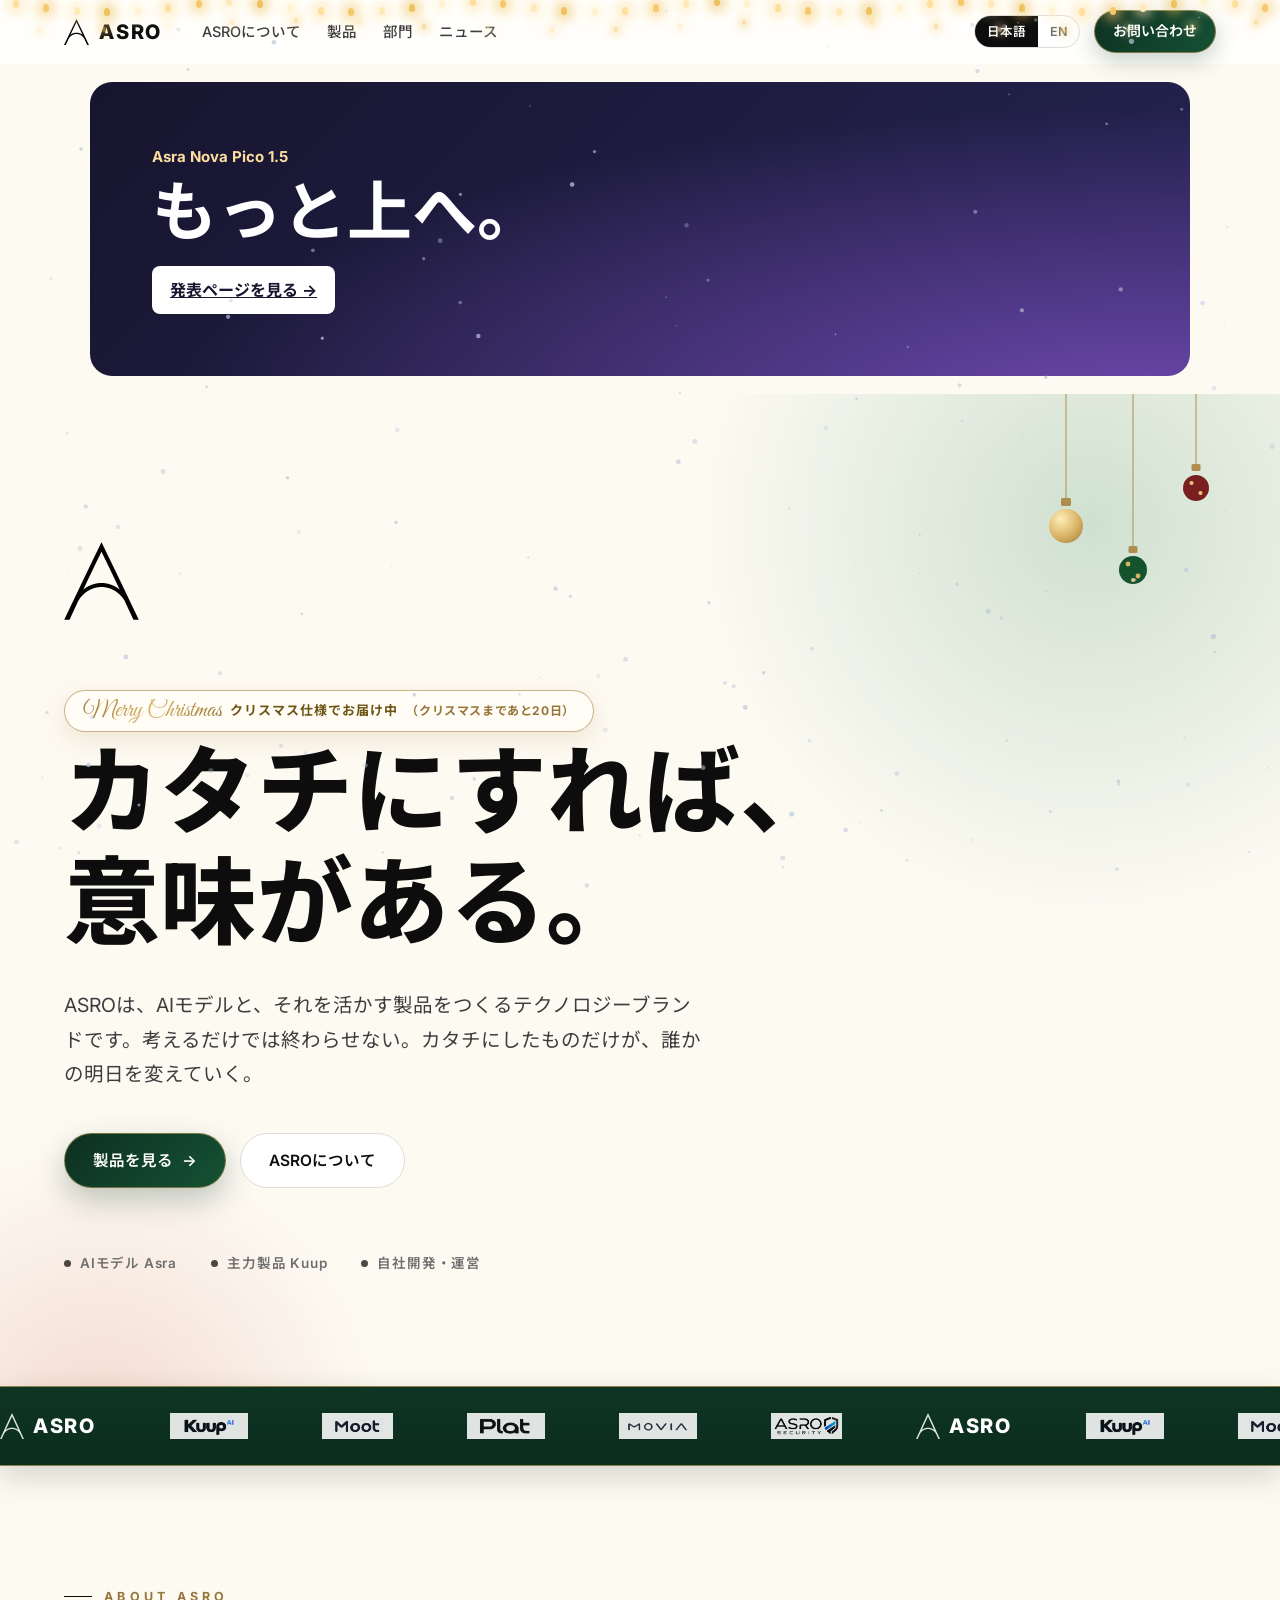
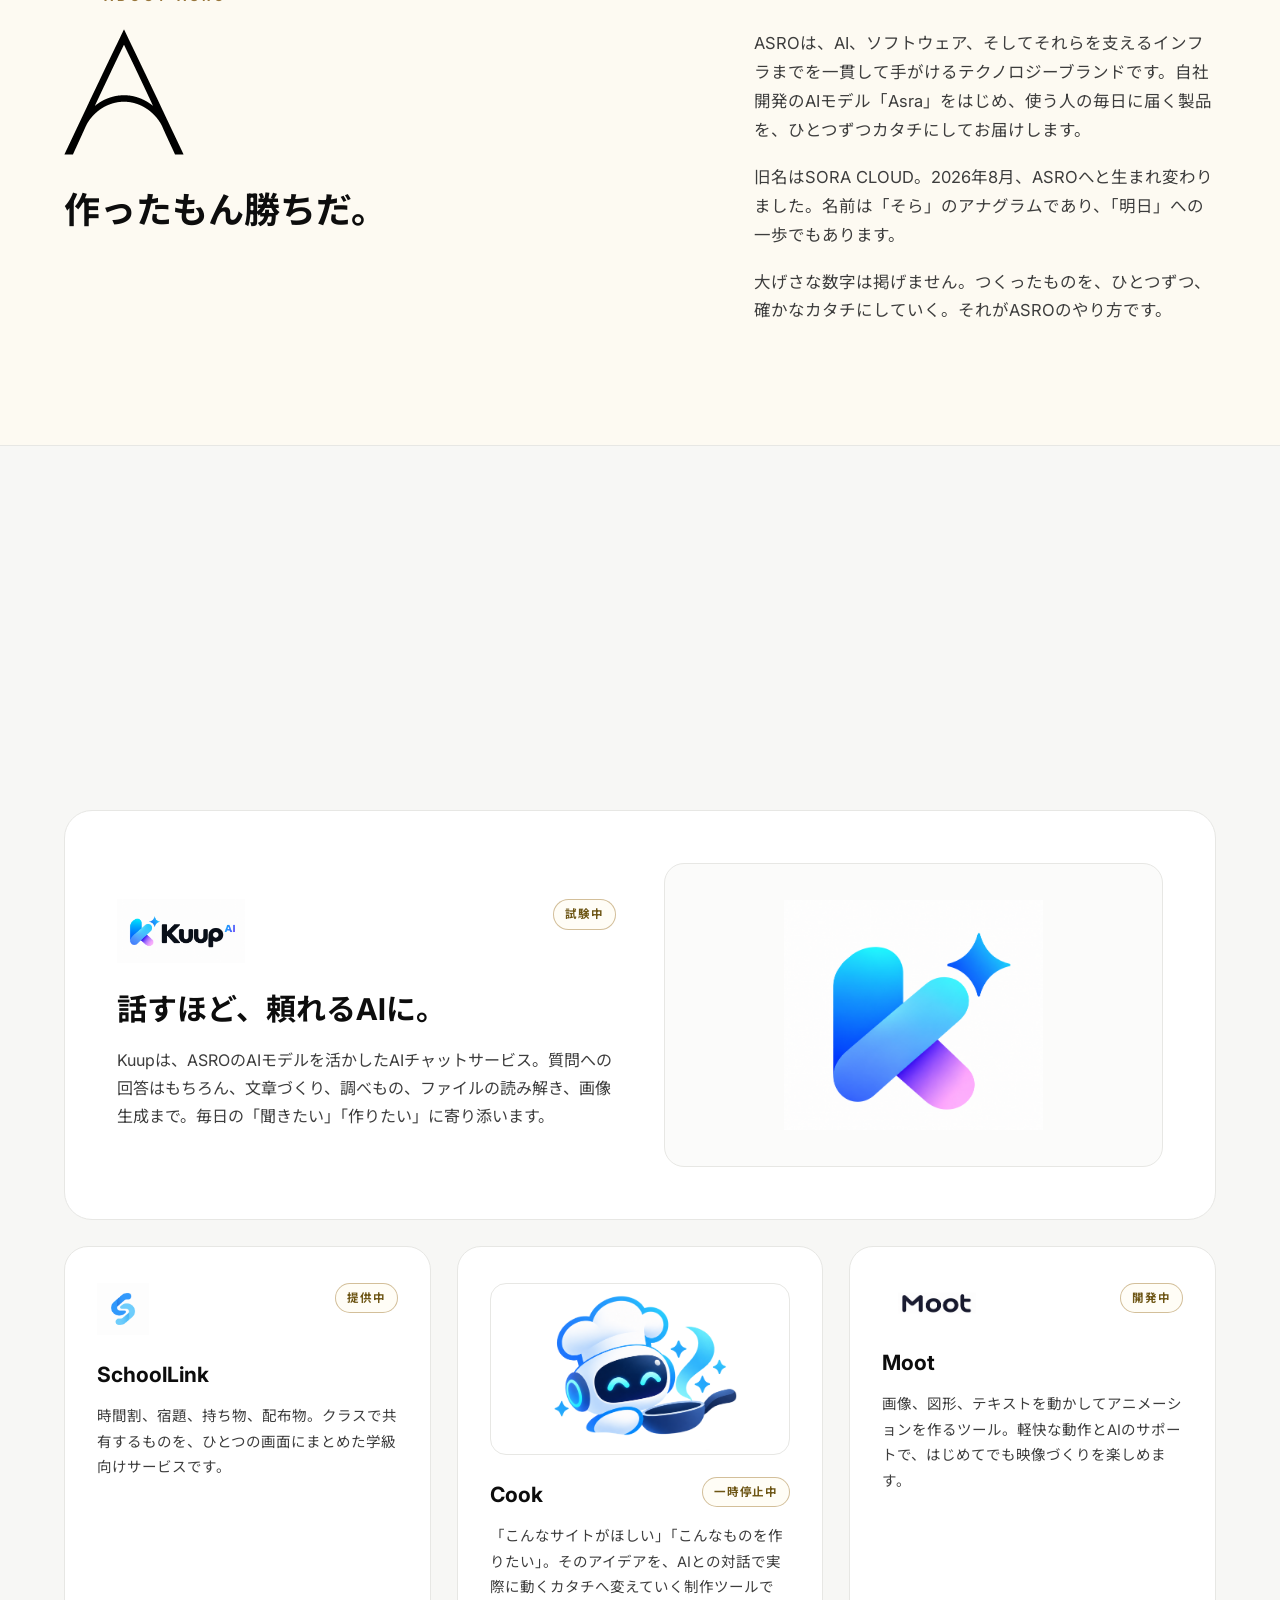
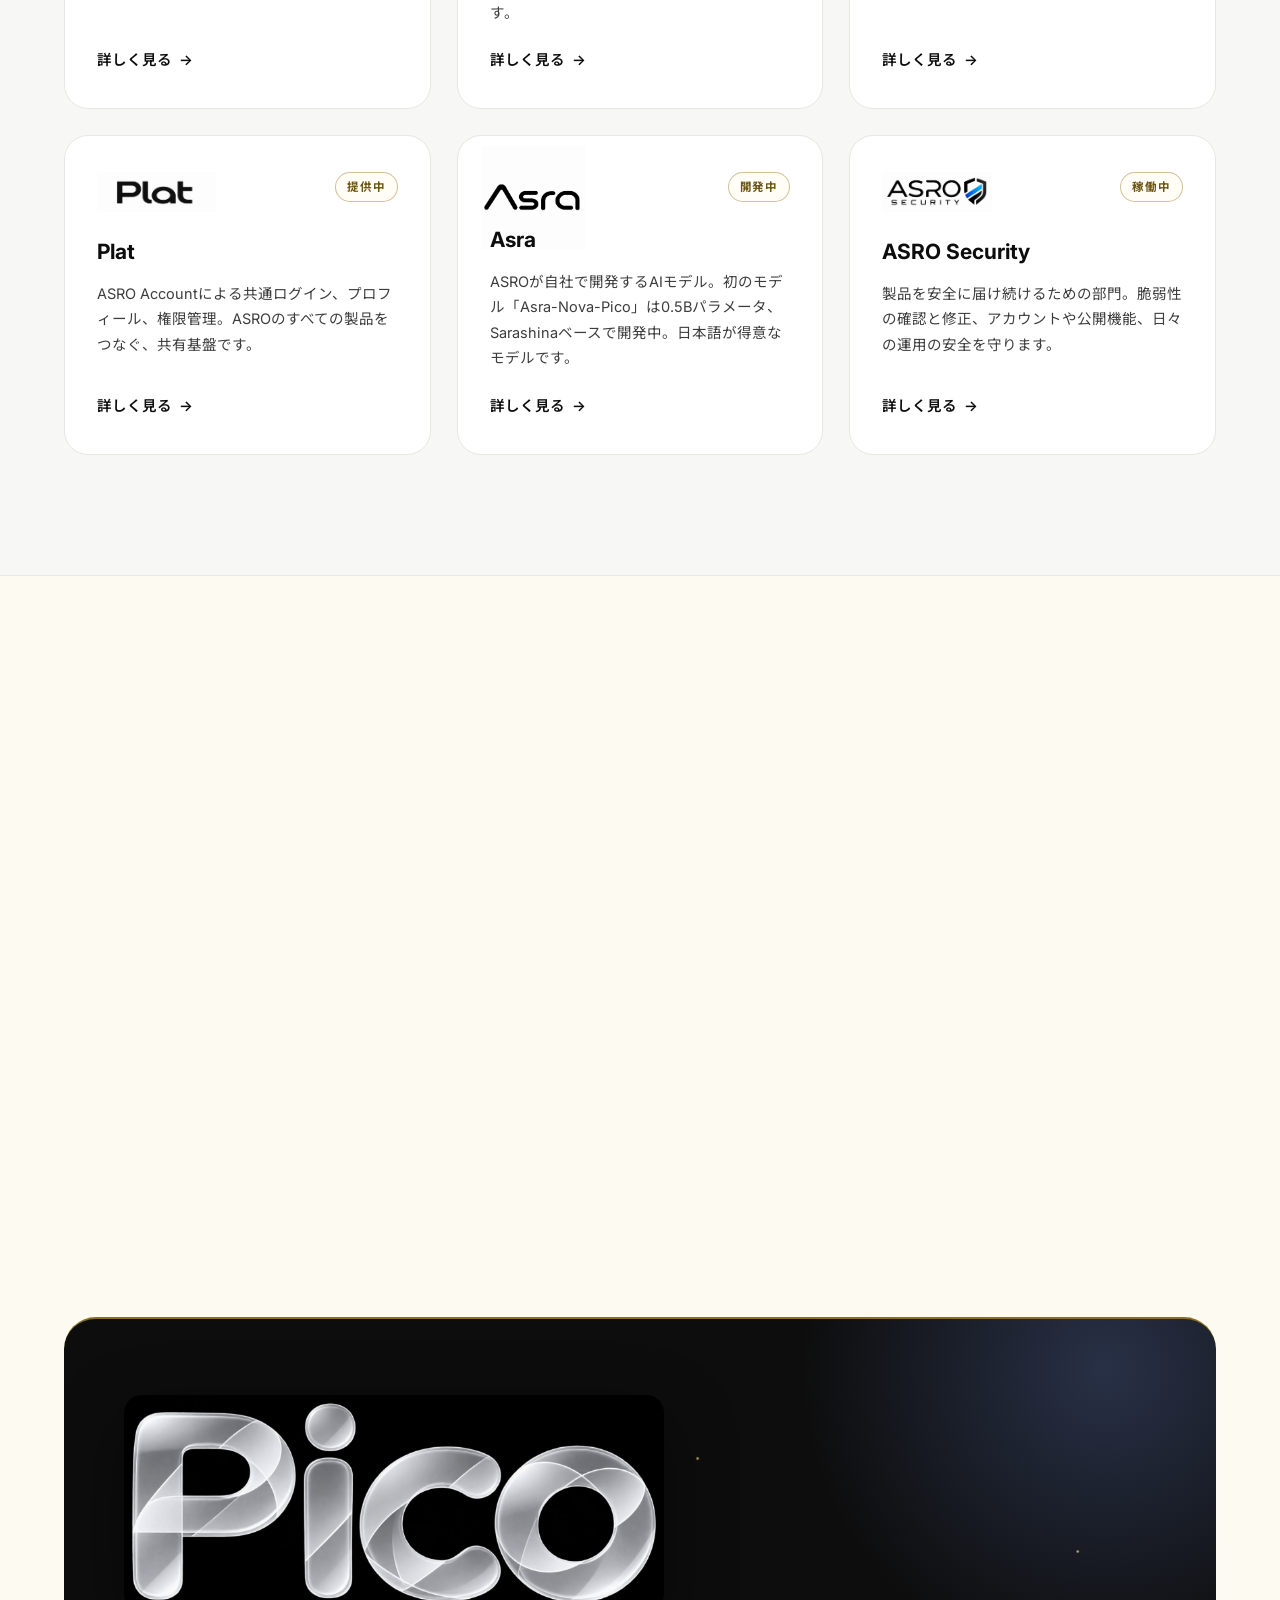
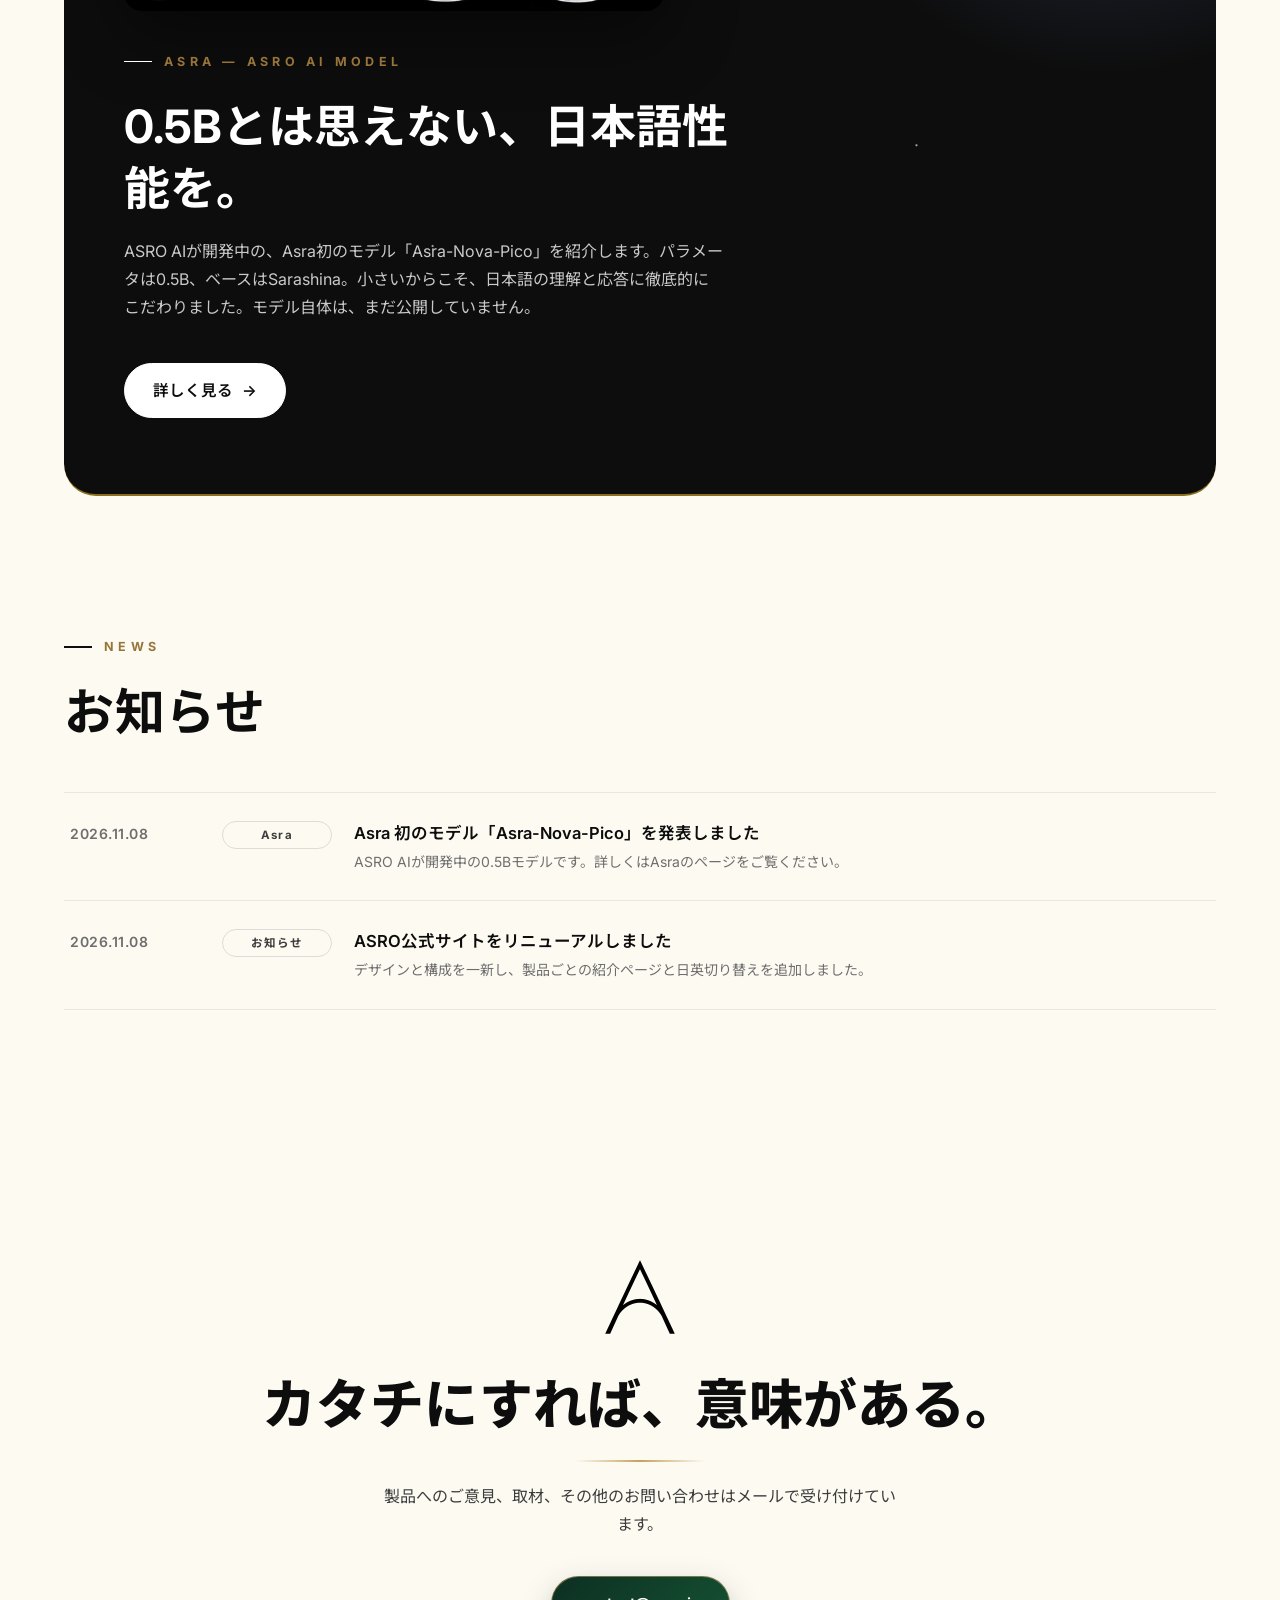
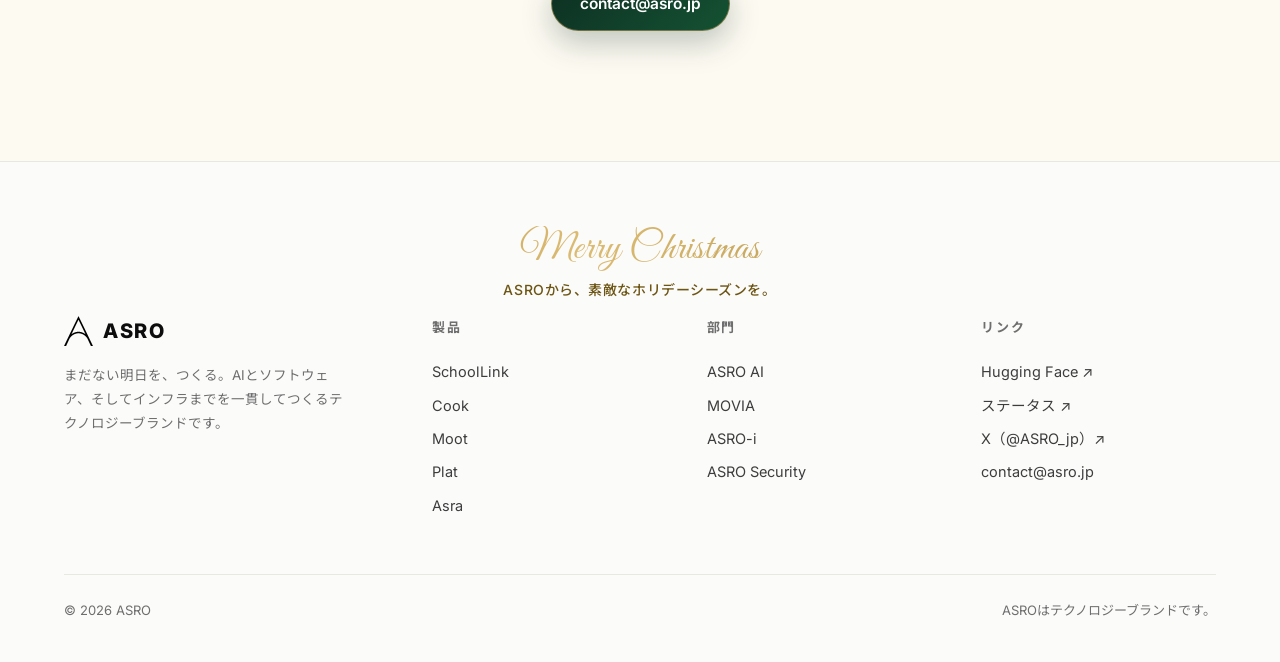
<file: index.html>
<!doctype html>
<html lang="ja">
<head>
<meta charset="utf-8">
<meta name="viewport" content="width=device-width, initial-scale=1">
<title>ASRO — カタチにすれば、意味がある。</title>
<meta name="description" content="ASROは、AIモデル「Asra」と、それを活かす製品をつくるテクノロジーブランドです。AIチャット「Kuup」をはじめ、学び、つくる楽しさをひらく製品を開発しています。">
<meta property="og:title" content="ASRO — カタチにすれば、意味がある。">
<meta property="og:description" content="AIモデルAsraと、それを活かす製品をつくるテクノロジーブランド、ASROの公式サイト。">
<meta property="og:type" content="website">
<link rel="icon" href="assets/brand-v1/favicon.ico" sizes="16x16 32x32 48x48 64x64">
<link rel="icon" href="assets/brand-v1/favicon.svg" type="image/svg+xml" sizes="any">
<link rel="apple-touch-icon" href="assets/brand-v1/app-icon-180.png">
<meta property="og:image" content="https://asro.jp/assets/brand-v1/asro-og.png">
<meta property="og:image:width" content="1200">
<meta property="og:image:height" content="630">
<meta property="og:image:alt" content="ASRO">
<link rel="preconnect" href="https://fonts.googleapis.com">
<link rel="preconnect" href="https://fonts.gstatic.com" crossorigin>
<link href="https://fonts.googleapis.com/css2?family=Inter:wght@400;500;600;700;800&family=Noto+Sans+JP:wght@400;500;700;900&display=swap" rel="stylesheet">
<link rel="stylesheet" href="styles.css?v=20261110-brand-v1">
</head>
<body>
<header class="site-header">
  <div class="header-inner">
    <a class="brand" href="./" aria-label="ASRO">
      <img class="brand-symbol" src="assets/brand-v1/asro-black.svg" alt="">
      <span class="brand-name">ASRO</span>
    </a>
    <nav class="main-nav" aria-label="Main">
      <a href="#about" data-i18n="nav.about">ASROについて</a>
      <a href="#products" data-i18n="nav.products">製品</a>
      <a href="#divisions" data-i18n="nav.divisions">部門</a>
      <a href="#news" data-i18n="nav.news">ニュース</a>
    </nav>
    <div class="header-actions">
      <div class="lang-switch" role="group" aria-label="Language">
        <button type="button" data-lang="ja" class="active">日本語</button>
        <button type="button" data-lang="en">EN</button>
      </div>
      <a class="header-cta" href="mailto:contact@asro.jp" data-i18n="nav.contact">お問い合わせ</a>
      <button class="menu-btn" type="button" aria-label="Menu" aria-expanded="false"><span></span><span></span><span></span></button>
    </div>
  </div>
</header>

<main>
  <section class="pico-release" aria-label="Asra Nova Pico 1.5" style="max-width:1100px;margin:calc(var(--header-h, 64px) + 18px) auto 18px;width:calc(100% - 32px);padding:clamp(24px,6vw,62px);border-radius:22px;color:#fff;background:radial-gradient(ellipse at 95% 110%,#6b46aa,transparent 65%),linear-gradient(135deg,#17152e,#252453);box-sizing:border-box"><p style="margin:0 0 6px;color:#ffdd9f;font-size:15px;font-weight:700">Asra Nova Pico 1.5</p><h2 style="color:inherit;margin:0 0 18px;font-size:clamp(32px,6vw,65px);line-height:1.1">もっと上へ。</h2><a id="pico-release-link" href="/pico-1.5.html" style="display:inline-block;background:#fff;color:#1b1630;padding:10px 18px;border-radius:8px;font-weight:700;text-decoration:underline">発表ページを見る →</a></section>
  <!-- HERO -->
  <section class="hero">
    <div class="xmas-baubles" aria-hidden="true">
      <svg class="bauble b1" width="36" height="168" viewBox="0 0 36 168"><defs><radialGradient id="gld" cx="0.35" cy="0.3" r="0.95"><stop offset="0%" stop-color="#ffedb8"/><stop offset="55%" stop-color="#d9b264"/><stop offset="100%" stop-color="#9a7a34"/></radialGradient></defs><line x1="18" y1="0" x2="18" y2="104" stroke="#b08d4f" stroke-width="1"/><rect x="13" y="104" width="10" height="8" rx="1.5" fill="#b08d4f"/><circle cx="18" cy="132" r="17" fill="url(#gld)"/></svg>
      <svg class="bauble b2" width="30" height="218" viewBox="0 0 30 218"><line x1="15" y1="0" x2="15" y2="152" stroke="#b08d4f" stroke-width="1"/><rect x="10.5" y="152" width="9" height="7" rx="1.5" fill="#b08d4f"/><circle cx="15" cy="176" r="14" fill="#14532d"/><circle cx="10" cy="170" r="2.4" fill="#d9b264"/><circle cx="20" cy="182" r="2.4" fill="#d9b264"/><circle cx="15" cy="186" r="2" fill="#e8c87e"/></svg>
      <svg class="bauble b3" width="28" height="128" viewBox="0 0 28 128"><line x1="14" y1="0" x2="14" y2="70" stroke="#b08d4f" stroke-width="1"/><rect x="9.5" y="70" width="9" height="7" rx="1.5" fill="#b08d4f"/><circle cx="14" cy="94" r="13" fill="#7a1f1f"/><circle cx="9.5" cy="89" r="2" fill="#e8c87e"/><circle cx="18.5" cy="99" r="2" fill="#e8c87e"/></svg>
    </div>
    <div class="hero-bg"></div>
    <div class="wrap hero-inner">
      <img class="hero-logo" src="assets/brand-v1/asro-black.svg" alt="ASRO">
      <p class="xmas-badge"><span class="xmas-script">Merry Christmas</span><span data-i18n="xmas.badge">クリスマス仕様でお届け中</span></p>
      <h1>
        <span class="line"><span data-i18n="hero.h1.1">カタチにすれば、</span></span>
        <span class="line"><span data-i18n="hero.h1.2">意味がある。</span></span>
      </h1>
      <p class="hero-sub" data-i18n="hero.sub">ASROは、AIモデルと、それを活かす製品をつくるテクノロジーブランドです。考えるだけでは終わらせない。カタチにしたものだけが、誰かの明日を変えていく。</p>
      <div class="hero-actions">
        <a class="btn btn-dark" href="#products"><span data-i18n="hero.btn.products">製品を見る</span><span class="arrow">→</span></a>
        <a class="btn btn-light" href="#about" data-i18n="hero.btn.about">ASROについて</a>
      </div>
      <div class="hero-meta">
        <span><i></i><span data-i18n="hero.meta.1">AIモデル Asra</span></span>
        <span><i></i><span data-i18n="hero.meta.2">主力製品 Kuup</span></span>
        <span><i></i><span data-i18n="hero.meta.3">自社開発・運営</span></span>
      </div>
    </div>
  </section>

  <!-- MARQUEE -->
  <div class="marquee" aria-hidden="true">
    <div class="marquee-track">
      <span class="marquee-brand"><img class="marquee-brand-light" src="assets/brand-v1/asro-black.svg" alt=""><img class="marquee-brand-dark" src="assets/brand-v1/asro-white.svg" alt=""><span class="brand-name">ASRO</span></span><img src="Kuup%20AI%E6%96%87%E5%AD%97%E3%81%AE%E3%81%BF.png" alt=""><img src="Moot%E6%96%87%E5%AD%97%E3%81%AE%E3%81%BF.png" alt=""><img src="Plat%E6%96%87%E5%AD%97%E3%81%AE%E3%81%BF.png" alt=""><img src="MOVIA.png" alt=""><img src="ASRO%20security.png" alt="">
      <span class="marquee-brand"><img class="marquee-brand-light" src="assets/brand-v1/asro-black.svg" alt=""><img class="marquee-brand-dark" src="assets/brand-v1/asro-white.svg" alt=""><span class="brand-name">ASRO</span></span><img src="Kuup%20AI%E6%96%87%E5%AD%97%E3%81%AE%E3%81%BF.png" alt=""><img src="Moot%E6%96%87%E5%AD%97%E3%81%AE%E3%81%BF.png" alt=""><img src="Plat%E6%96%87%E5%AD%97%E3%81%AE%E3%81%BF.png" alt=""><img src="MOVIA.png" alt=""><img src="ASRO%20security.png" alt="">
    </div>
  </div>

  <!-- ABOUT -->
  <section id="about" class="section-pad">
    <div class="wrap">
      <p class="eyebrow reveal" data-i18n="about.eyebrow">About ASRO</p>
      <div class="about-grid">
        <div class="reveal">
          <img class="about-symbol" src="assets/brand-v1/asro-black.svg" alt="ASRO symbol">
          <p class="about-big" data-i18n="about.big">作ったもん勝ちだ。</p>
        </div>
        <div class="about-text reveal d1">
          <p data-i18n="about.p1">ASROは、AI、ソフトウェア、そしてそれらを支えるインフラまでを一貫して手がけるテクノロジーブランドです。自社開発のAIモデル「Asra」をはじめ、使う人の毎日に届く製品を、ひとつずつカタチにしてお届けします。</p>
          <p data-i18n="about.p2">旧名はSORA CLOUD。2026年8月、ASROへと生まれ変わりました。名前は「そら」のアナグラムであり、「明日」への一歩でもあります。</p>
          <p data-i18n="about.p3">大げさな数字は掲げません。つくったものを、ひとつずつ、確かなカタチにしていく。それがASROのやり方です。</p>
        </div>
      </div>
    </div>
  </section>

  <!-- PRODUCTS -->
  <section id="products" class="products section-pad">
    <div class="wrap">
      <p class="eyebrow reveal" data-i18n="products.eyebrow">Products</p>
      <h2 class="section-title reveal" data-i18n="products.title">アイデアを、使えるカタチに。</h2>
      <p class="section-lead reveal d1" data-i18n="products.lead">主力のAIチャット「Kuup」を中心に、学びと創造のための製品を開発しています。各製品の概要や開発状況を紹介しています。</p>

      <!-- Flagship: Kuup -->
      <article class="feature-card reveal">
        <div>
          <div class="card-top">
            <img class="p-logo" src="Kuup%20AI%20%E5%85%A8%E9%83%A8%E5%85%A5%E3%82%8A.png" alt="Kuup AI">
            <span class="chip" data-i18n="kuup.status">試験中</span>
          </div>
          <h3 data-i18n="kuup.card.title">話すほど、頼れるAIに。</h3>
          <p data-i18n="kuup.card.desc">Kuupは、ASROのAIモデルを活かしたAIチャットサービス。質問への回答はもちろん、文章づくり、調べもの、ファイルの読み解き、画像生成まで。毎日の「聞きたい」「作りたい」に寄り添います。</p>
        </div>
        <div class="feature-visual">
          <img src="Kuup%20AI%20%E3%82%B7%E3%83%B3%E3%83%9C%E3%83%AB.png" alt="Kuup symbol" loading="lazy">
        </div>
      </article>

      <div class="product-grid">
        <article class="product-card reveal">
          <div class="card-top">
            <img class="p-logo tall" src="SchoolLink%20%E3%82%B7%E3%83%B3%E3%83%9C%E3%83%AB.png" alt="SchoolLink" loading="lazy">
            <span class="chip live" data-i18n="common.status.live">提供中</span>
          </div>
          <h3>SchoolLink</h3>
          <p data-i18n="schoollink.card.desc">時間割、宿題、持ち物、配布物。クラスで共有するものを、ひとつの画面にまとめた学級向けサービスです。</p>
          <a class="card-link" href="products/schoollink.html"><span data-i18n="common.details">詳しく見る</span><span class="arrow">→</span></a>
        </article>

        <article class="product-card reveal d1">
          <div class="product-visual">
            <img src="Cook.png" alt="Cook" loading="lazy">
          </div>
          <div class="card-top">
            <h3>Cook</h3>
            <span class="chip paused" data-i18n="common.status.paused">一時停止中</span>
          </div>
          <p data-i18n="cook.card.desc">「こんなサイトがほしい」「こんなものを作りたい」。そのアイデアを、AIとの対話で実際に動くカタチへ変えていく制作ツールです。</p>
          <a class="card-link" href="products/cook.html"><span data-i18n="common.details">詳しく見る</span><span class="arrow">→</span></a>
        </article>

        <article class="product-card reveal d2">
          <div class="card-top">
            <img class="p-logo" src="Moot%E6%96%87%E5%AD%97%E3%81%AE%E3%81%BF.png" alt="Moot" loading="lazy">
            <span class="chip" data-i18n="common.status.dev">開発中</span>
          </div>
          <h3>Moot</h3>
          <p data-i18n="moot.card.desc">画像、図形、テキストを動かしてアニメーションを作るツール。軽快な動作とAIのサポートで、はじめてでも映像づくりを楽しめます。</p>
          <a class="card-link" href="products/moot.html"><span data-i18n="common.details">詳しく見る</span><span class="arrow">→</span></a>
        </article>

        <article class="product-card reveal">
          <div class="card-top">
            <img class="p-logo" src="Plat%E6%96%87%E5%AD%97%E3%81%AE%E3%81%BF.png" alt="Plat" loading="lazy">
            <span class="chip live" data-i18n="common.status.live">提供中</span>
          </div>
          <h3>Plat</h3>
          <p data-i18n="plat.card.desc">ASRO Accountによる共通ログイン、プロフィール、権限管理。ASROのすべての製品をつなぐ、共有基盤です。</p>
          <a class="card-link" href="products/plat.html"><span data-i18n="common.details">詳しく見る</span><span class="arrow">→</span></a>
        </article>

        <article class="product-card reveal d1">
          <div class="card-top">
            <img class="p-logo tall" src="Asra.png" alt="Asra" loading="lazy" style="height:104px;margin-top:-26px;margin-bottom:-28px;margin-left:-8px">
            <span class="chip" data-i18n="common.status.dev">開発中</span>
          </div>
          <h3>Asra</h3>
          <p data-i18n="asra.card.desc">ASROが自社で開発するAIモデル。初のモデル「Asra-Nova-Pico」は0.5Bパラメータ、Sarashinaベースで開発中。日本語が得意なモデルです。</p>
          <a class="card-link" href="/pico-1.5.html"><span data-i18n="common.details">詳しく見る</span><span class="arrow">→</span></a>
        </article>

        <article class="product-card reveal d2">
          <div class="card-top">
            <img class="p-logo" src="ASRO%20security.png" alt="ASRO Security" loading="lazy">
            <span class="chip live" data-i18n="common.status.ops">稼働中</span>
          </div>
          <h3>ASRO Security</h3>
          <p data-i18n="security.card.desc">製品を安全に届け続けるための部門。脆弱性の確認と修正、アカウントや公開機能、日々の運用の安全を守ります。</p>
          <a class="card-link" href="products/security.html"><span data-i18n="common.details">詳しく見る</span><span class="arrow">→</span></a>
        </article>
      </div>
    </div>
  </section>

  <!-- DIVISIONS -->
  <section id="divisions" class="section-pad">
    <div class="wrap">
      <p class="eyebrow reveal" data-i18n="div.eyebrow">Divisions</p>
      <h2 class="section-title reveal" data-i18n="div.title">つくる力を、部門で束ねる。</h2>
      <p class="section-lead reveal d1" data-i18n="div.lead">ASROの活動は、専門領域ごとの部門が担います。AI、映像と音声、インフラ、セキュリティ。それぞれが連携し、ひとつの製品体験をつくります。</p>
      <div class="division-grid">
        <article class="division-card reveal">
          <img class="square" src="ASRO-AI.png" alt="ASRO AI" loading="lazy">
          <h3>ASRO AI</h3>
          <p data-i18n="div.ai.desc">AIモデルAsraの開発と、KuupなどのAI製品を担当。研究から実装までを一貫して行います。</p>
        </article>
        <article class="division-card reveal d1">
          <img src="MOVIA.png" alt="MOVIA" loading="lazy">
          <h3>MOVIA</h3>
          <p data-i18n="div.movia.desc">映像と音声の部門。アニメーション制作ツール「Moot」を担当します。</p>
        </article>
        <article class="division-card reveal d2">
          <img class="square" src="ASRO-i.png" alt="ASRO-i" loading="lazy">
          <h3>ASRO-i</h3>
          <p data-i18n="div.i.desc">ASRO-iは、サービスを支えるサーバーとネットワークの運用を担うインフラ部門です。</p>
        </article>
        <article class="division-card reveal d3">
          <img class="square" src="ASRO-Hub.png" alt="ASRO Hub" loading="lazy">
          <h3>ASRO Hub</h3>
          <p data-i18n="div.hub.desc">ASRO Hubは、製品と利用者をつなぐ窓口や共通機能を担います。</p>
        </article>
      </div>
    </div>
  </section>

  <!-- ASRA BAND -->
  <section class="section-pad" style="padding-top:0">
    <div class="wrap">
      <div class="asra-band reveal">
        <img class="pico-img" src="assets/asra-pico.jpg?v=20261108-assets-fix" alt="Asra-Nova-Pico" loading="lazy">
        <p class="eyebrow" data-i18n="asra.eyebrow">Asra — ASRO AI Model</p>
        <h2 data-i18n="asra.title">0.5Bとは思えない、日本語性能を。</h2>
        <p data-i18n="asra.body">ASRO AIが開発中の、Asra初のモデル「Asra-Nova-Pico」を紹介します。パラメータは0.5B、ベースはSarashina。小さいからこそ、日本語の理解と応答に徹底的にこだわりました。モデル自体は、まだ公開していません。</p>
        <div class="hero-actions">
          <a class="btn btn-light" href="/pico-1.5.html"><span data-i18n="common.details">詳しく見る</span><span class="arrow">→</span></a>
        </div>
      </div>
    </div>
  </section>

  <!-- NEWS -->
  <section id="news" class="section-pad" style="padding-top:20px">
    <div class="wrap">
      <p class="eyebrow reveal" data-i18n="news.eyebrow">News</p>
      <h2 class="section-title reveal" data-i18n="news.title">お知らせ</h2>
      <div class="news-list reveal">
        <article class="news-item">
          <span class="news-date">2026.11.08</span>
          <span class="news-tag" data-i18n="news.2.tag">Asra</span>
          <div>
            <h3 data-i18n="news.2.title">Asra 初のモデル「Asra-Nova-Pico」を発表しました</h3>
            <p data-i18n="news.2.body">ASRO AIが開発中の0.5Bモデルです。詳しくはAsraのページをご覧ください。</p>
          </div>
        </article>
        <article class="news-item">
          <span class="news-date">2026.11.08</span>
          <span class="news-tag" data-i18n="news.1.tag">お知らせ</span>
          <div>
            <h3 data-i18n="news.1.title">ASRO公式サイトをリニューアルしました</h3>
            <p data-i18n="news.1.body">デザインと構成を一新し、製品ごとの紹介ページと日英切り替えを追加しました。</p>
          </div>
        </article>
      </div>
    </div>
  </section>

  <!-- CTA -->
  <section class="cta">
    <div class="wrap reveal">
      <img src="assets/brand-v1/asro-black.svg" alt="ASRO">
      <h2 data-i18n="cta.title">カタチにすれば、意味がある。</h2>
      <p data-i18n="cta.body">製品へのご意見、取材、その他のお問い合わせはメールで受け付けています。</p>
      <a class="btn btn-dark" href="mailto:contact@asro.jp">contact@asro.jp</a>
    </div>
  </section>
</main>

<footer class="site-footer">
  <div class="wrap">
    <p class="xmas-note"><span class="xmas-script">Merry Christmas</span><span data-i18n="xmas.foot">ASROから、素敵なホリデーシーズンを。</span></p>
    <div class="footer-grid">
      <div>
        <div class="footer-brand"><img src="assets/brand-v1/asro-black.svg" alt=""><span class="brand-name">ASRO</span></div>
        <p data-i18n="footer.tagline">まだない明日を、つくる。AIとソフトウェア、そしてインフラまでを一貫してつくるテクノロジーブランドです。</p>
      </div>
      <div class="footer-col">
        <h4 data-i18n="footer.products">製品</h4>
        <a href="products/schoollink.html">SchoolLink</a>
        <a href="products/cook.html">Cook</a>
        <a href="products/moot.html">Moot</a>
        <a href="products/plat.html">Plat</a>
        <a href="/pico-1.5.html">Asra</a>
      </div>
      <div class="footer-col">
        <h4 data-i18n="footer.divisions">部門</h4>
        <a href="#divisions">ASRO AI</a>
        <a href="#divisions">MOVIA</a>
        <a href="#divisions">ASRO-i</a>
        <a href="products/security.html">ASRO Security</a>
      </div>
      <div class="footer-col">
        <h4 data-i18n="footer.links">リンク</h4>
        <a href="https://huggingface.co/ASRO-JP" target="_blank" rel="noopener">Hugging Face ↗</a>
        <a href="https://status.asro.jp/" target="_blank" rel="noopener"><span data-i18n="footer.status">ステータス</span> ↗</a>
        <a href="https://x.com/ASRO_jp" target="_blank" rel="noopener">X（@ASRO_jp）↗</a>
        <a href="mailto:contact@asro.jp">contact@asro.jp</a>
      </div>
    </div>
    <div class="footer-bottom">
      <span data-i18n="footer.rights">© 2026 ASRO</span>
      <span data-i18n="footer.note">ASROはテクノロジーブランドです。</span>
    </div>
  </div>
</footer>
<script src="site.js?v=20261111-kuup-testing"></script>
</body>
</html>
</file>
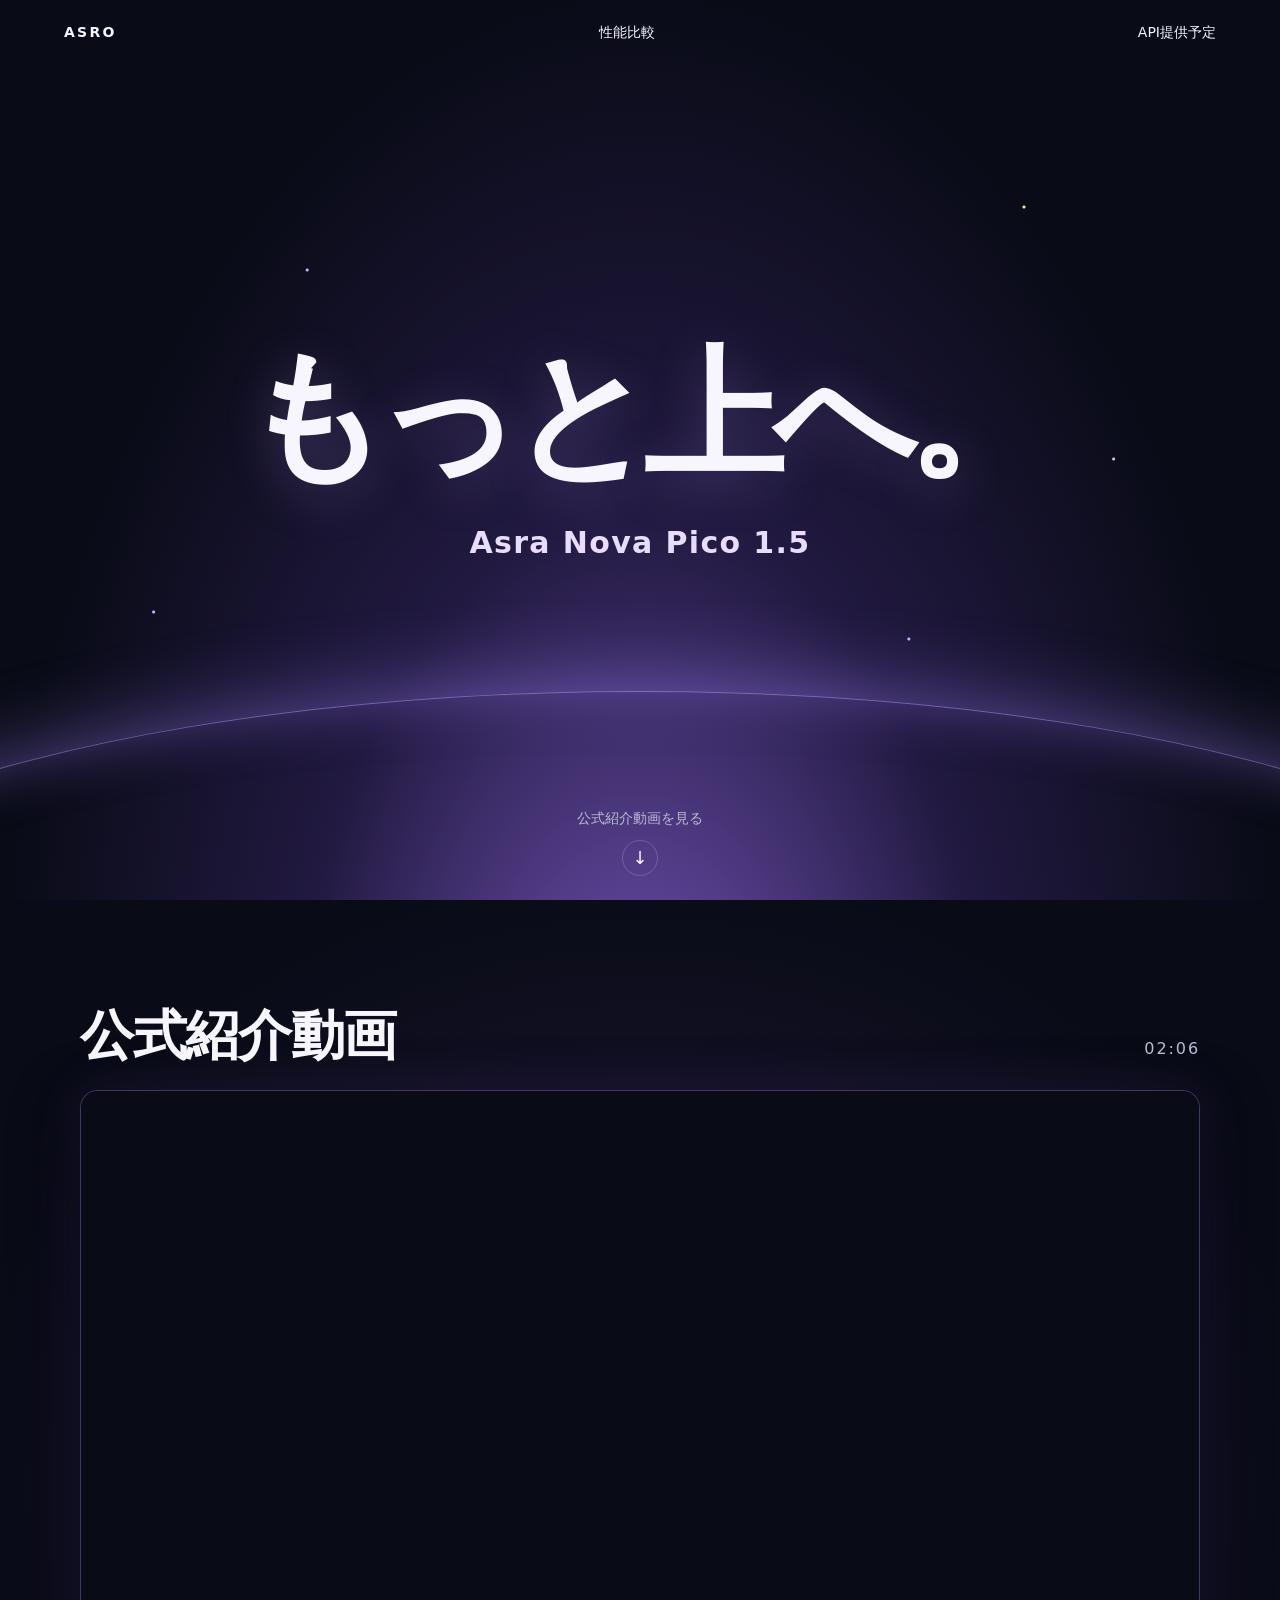
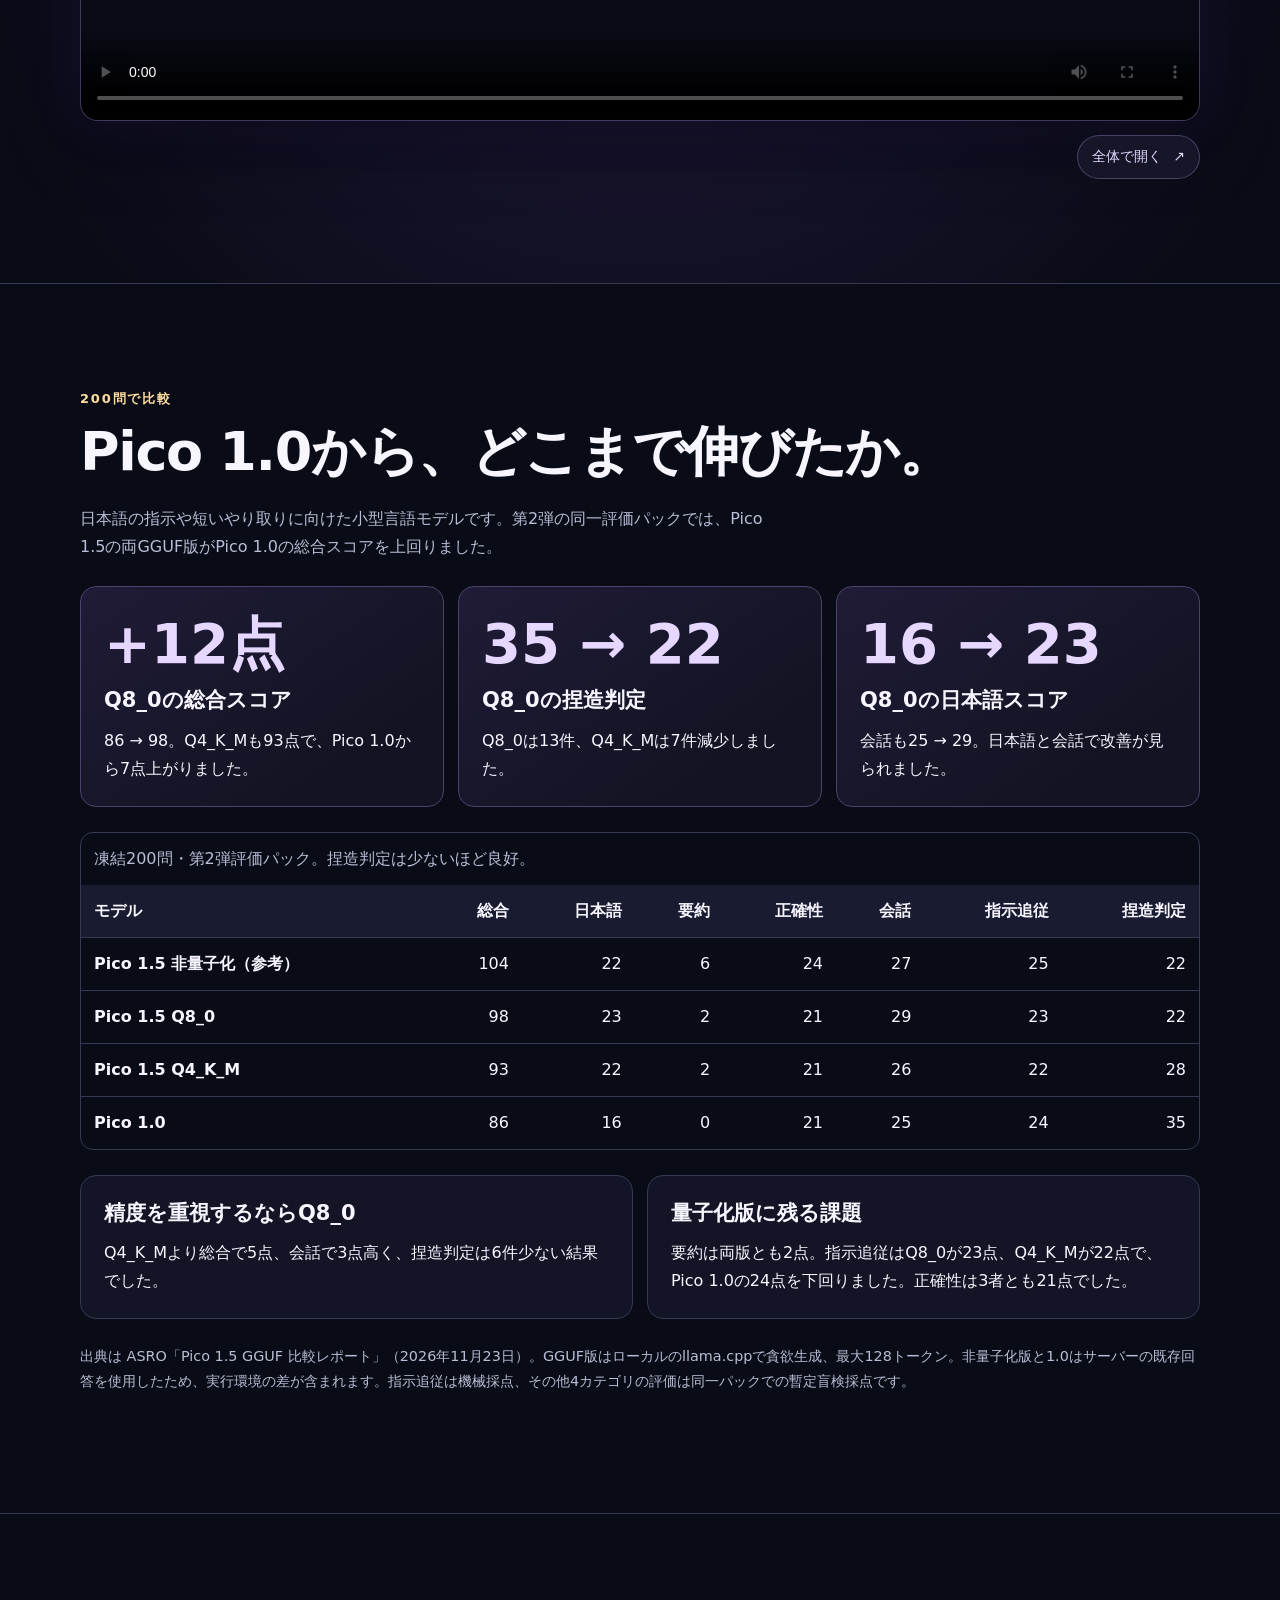
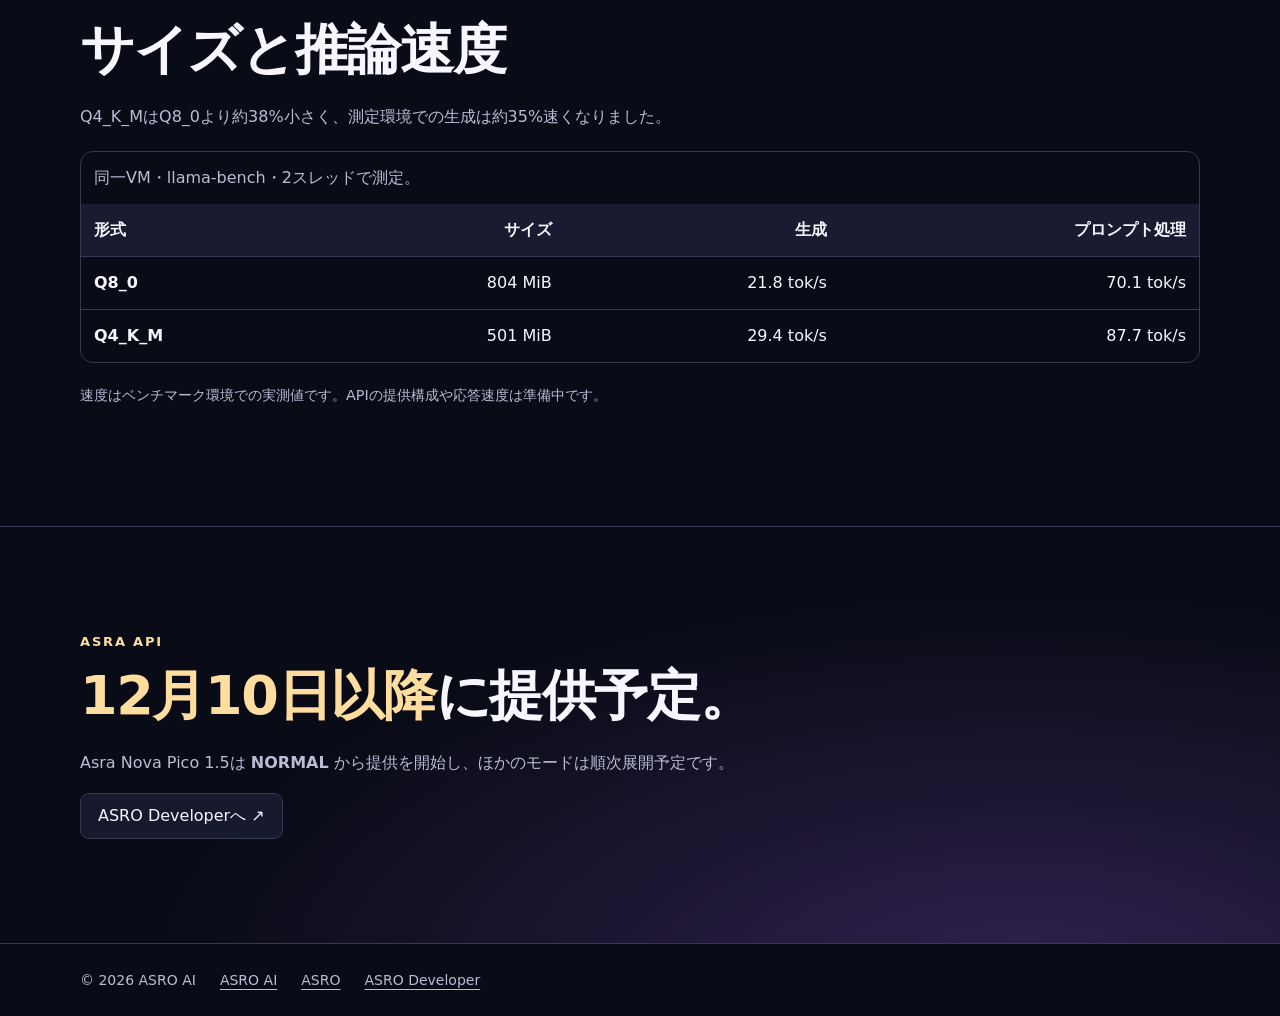
<file: pico-1.5.html>
<!doctype html>
<html lang="ja">
<head>
<meta charset="utf-8">
<meta name="viewport" content="width=device-width,initial-scale=1">
<meta name="theme-color" content="#090b16">
<title>もっと上へ。 | Asra Nova Pico 1.5</title>
<meta name="description" content="ASRO AI が開発した日本語小型言語モデル Asra Nova Pico 1.5。公式紹介動画、Pico 1.0 との性能比較、Asra API 提供予定。">
<link rel="canonical" href="https://ai.asro.jp/pico-1.5.html">
<style>
:root{color-scheme:dark;--bg:#090b16;--fg:#f7f6ff;--muted:#b9bdd5;--line:#363951;--violet:#c4b4ff;--gold:#ffdd9f}
*{box-sizing:border-box}html{scroll-behavior:smooth}body{margin:0;background:var(--bg);color:var(--fg);font:16px/1.75 system-ui,-apple-system,"Noto Sans JP",sans-serif}a{color:inherit;text-underline-offset:.25em}a:focus-visible,button:focus-visible{outline:3px solid var(--gold);outline-offset:5px}
nav{position:absolute;z-index:2;inset:0 0 auto;display:flex;align-items:center;justify-content:space-between;gap:14px;padding:20px max(5vw,20px);font-size:14px}nav a{text-decoration:none}nav .brand{font-weight:850;letter-spacing:.16em}
.intro{position:relative;isolation:isolate;overflow:hidden;min-height:100svh;display:grid;place-items:center;text-align:center;padding:82px 18px 74px;background:radial-gradient(ellipse at 50% 113%,#64419b 0%,#251d4e 38%,#090b16 74%)}.intro::before{content:"";position:absolute;inset:auto -12% -50%;height:75%;border:1px solid #c4b4ff9c;border-radius:50%;box-shadow:0 0 70px #a080ff86,inset 0 0 85px #b293ff55;z-index:-1}.intro::after{content:"";position:absolute;inset:0;z-index:-2;background:radial-gradient(circle at 24% 30%,#c4b4ff 0 1px,transparent 2px),radial-gradient(circle at 80% 23%,#ffdd9f 0 1px,transparent 2px),radial-gradient(circle at 71% 71%,#c4b4ff 0 1px,transparent 2px),radial-gradient(circle at 12% 68%,#c4b4ff 0 1px,transparent 2px),radial-gradient(circle at 87% 51%,#ccc 0 1px,transparent 2px)}
h1,h2,h3,p{margin-top:0}h1{margin:0;font-size:clamp(48px,11vw,150px);line-height:1.08;font-weight:850;letter-spacing:-.055em;animation:rise 1.05s cubic-bezier(.15,.65,.2,1) both}h2{font-size:clamp(27px,5vw,54px);line-height:1.2;letter-spacing:-.025em;margin-bottom:20px}h3{font-size:21px;line-height:1.35;margin-bottom:12px}.product{margin:20px 0 0;color:var(--gold);font-size:clamp(17px,3vw,30px);font-weight:650;letter-spacing:.045em;animation:rise .9s .48s both}.scroll{position:absolute;bottom:24px;left:50%;translate:-50% 0;color:var(--muted);white-space:nowrap;animation:appear .8s 1s both}.scroll span{display:block;text-align:center;color:var(--gold);font-size:24px}
@keyframes rise{from{opacity:0;transform:translateY(32px);filter:blur(9px)}to{opacity:1;transform:none;filter:none}}@keyframes appear{from{opacity:0}to{opacity:1}}
.wrap{width:min(1120px,calc(100% - 36px));margin:auto}.section{padding:clamp(54px,9vw,104px) 0;border-bottom:1px solid var(--line);scroll-margin-top:16px}.sub{color:var(--muted);max-width:70ch}.label{color:var(--gold);font-size:13px;font-weight:750;letter-spacing:.14em;text-transform:uppercase;margin-bottom:10px}.screen{overflow:hidden;border:1px solid var(--line);border-radius:20px;background:#080911;box-shadow:0 16px 50px #02030a}.screen video{display:block;width:100%;aspect-ratio:16/9;background:#090b16}.button,button{display:inline-flex;align-items:center;min-height:44px;padding:8px 17px;border-radius:9px;border:1px solid var(--line);background:#171a2f;color:var(--fg);font:inherit;text-decoration:none;cursor:pointer}.button:hover,button:hover{border-color:var(--violet)}[hidden]{display:none!important}
.metrics,.cards{display:grid;grid-template-columns:repeat(auto-fit,minmax(min(100%,246px),1fr));gap:14px;margin:25px 0}.card{padding:23px;border:1px solid var(--line);border-radius:16px;background:#131526}.card p:last-child{margin-bottom:0}.metric{display:block;color:var(--violet);font-size:clamp(31px,5vw,56px);font-weight:820;line-height:1.2;margin-bottom:9px}.table-holder{overflow-x:auto;border:1px solid var(--line);border-radius:13px;margin:20px 0}table{width:100%;border-collapse:collapse;text-align:right;white-space:nowrap}th,td{padding:12px 13px;border-bottom:1px solid var(--line)}thead{background:#191b31}tbody tr:last-child>*{border-bottom:0}th:first-child{text-align:left}caption{text-align:left;padding:12px 13px;color:var(--muted);white-space:normal}.note{color:var(--muted);font-size:.9rem}.api{background:radial-gradient(ellipse at 80% 110%,#30214e,transparent 60%)}.date{color:var(--gold)}footer{padding:24px 0;color:var(--muted);font-size:14px}footer .wrap{display:flex;flex-wrap:wrap;gap:12px 24px}
@media(max-width:480px){nav{font-size:12px}.screen{border-radius:10px}th,td{padding:9px}}
@media(prefers-reduced-motion:reduce){*,*::before,*::after{animation:none!important;scroll-behavior:auto!important}}

/* Launch film and typography */
.intro{background:radial-gradient(ellipse at 50% 125%,#7656bc 0%,#211940 39%,#090b16 72%)}
.intro::before{inset:auto -25% -44%;height:67%;border-color:#b1a0ff8f;box-shadow:0 0 85px #a285ff7c,inset 0 0 55px #9876ea63}
h1{letter-spacing:-.075em;text-shadow:0 10px 50px #c3a6ff42}
.product{color:#e9ddff;margin-top:26px}
.scroll{text-decoration:none;font-size:14px}
.scroll span{margin:10px auto 0;color:var(--fg);font-size:18px;width:36px;height:36px;line-height:34px;border:1px solid #a89ac865;border-radius:50%}
.film-section{background:radial-gradient(ellipse at 50% 60%,#211a3b,transparent 76%)}
.film-header{display:flex;align-items:baseline;justify-content:space-between;gap:14px;flex-wrap:wrap;margin-bottom:21px}
.film-header h2{margin:0}
.film-header time{color:var(--muted);font-variant-numeric:tabular-nums;letter-spacing:.12em}
.screen{border:1px solid #7160978c;border-radius:18px;box-shadow:0 22px 64px #03040e99,0 0 52px #8764e827}
.film-actions{display:flex;justify-content:flex-end;margin-top:14px}
.film-link{display:inline-flex;align-items:center;gap:11px;min-height:44px;padding:7px 14px;color:#e3d7ff;font-size:14px;text-decoration:none;border:1px solid #76679783;border-radius:999px;background:#171629}
.film-link:hover{background:#28203e;border-color:var(--violet)}
.metrics .card{background:linear-gradient(145deg,#201b37,#121423 75%);border-color:#4c426b}
.metrics .metric{color:#e5d7ff}
@media(max-width:480px){.screen{border-radius:11px}.film-header{margin-bottom:14px}.film-header time{font-size:13px}}
</style>
</head>
<body>
<nav aria-label="ページ内ナビゲーション"><a class="brand" href="/">ASRO</a><a href="#comparison">性能比較</a><a href="#api">API提供予定</a></nav>
<main>
<section class="intro" aria-labelledby="tagline">
  <div><h1 id="tagline">もっと上へ。</h1><p class="product">Asra Nova Pico 1.5</p></div>
  <a class="scroll" href="#film">公式紹介動画を見る<span aria-hidden="true">↓</span></a>
</section>
<section class="section film-section" id="film"><div class="wrap">
  <div class="film-header"><h2>公式紹介動画</h2><time datetime="PT2M6S" aria-label="2分6秒">02:06</time></div>
  <div class="screen"><video id="launch-video" controls playsinline preload="metadata" poster="https://asro.jp/assets/pico-1.5/poster.jpg" aria-label="Asra Nova Pico 1.5 公式紹介動画">
    <source src="https://asro.jp/assets/pico-1.5/intro.mp4" type="video/mp4">
  </video></div>
  <div class="film-actions"><a class="film-link" href="https://asro.jp/assets/pico-1.5/intro.mp4" target="_blank" rel="noopener">全体で開く<span aria-hidden="true">↗</span></a></div>
</div></section>
<section class="section" id="comparison"><div class="wrap">
  <p class="label">200問で比較</p>
  <h2>Pico 1.0から、どこまで伸びたか。</h2>
  <p class="sub">日本語の指示や短いやり取りに向けた小型言語モデルです。第2弾の同一評価パックでは、Pico 1.5の両GGUF版がPico 1.0の総合スコアを上回りました。</p>
  <div class="metrics">
    <article class="card"><strong class="metric">+12点</strong><h3>Q8_0の総合スコア</h3><p>86 → 98。Q4_K_Mも93点で、Pico 1.0から7点上がりました。</p></article>
    <article class="card"><strong class="metric">35 → 22</strong><h3>Q8_0の捏造判定</h3><p>Q8_0は13件、Q4_K_Mは7件減少しました。</p></article>
    <article class="card"><strong class="metric">16 → 23</strong><h3>Q8_0の日本語スコア</h3><p>会話も25 → 29。日本語と会話で改善が見られました。</p></article>
  </div>
  <div class="table-holder" tabindex="0" role="region" aria-label="品質の比較表">
    <table><caption>凍結200問・第2弾評価パック。捏造判定は少ないほど良好。</caption>
      <thead><tr><th scope="col">モデル</th><th scope="col">総合</th><th scope="col">日本語</th><th scope="col">要約</th><th scope="col">正確性</th><th scope="col">会話</th><th scope="col">指示追従</th><th scope="col">捏造判定</th></tr></thead>
      <tbody>
        <tr><th scope="row">Pico 1.5 非量子化（参考）</th><td>104</td><td>22</td><td>6</td><td>24</td><td>27</td><td>25</td><td>22</td></tr>
        <tr><th scope="row">Pico 1.5 Q8_0</th><td>98</td><td>23</td><td>2</td><td>21</td><td>29</td><td>23</td><td>22</td></tr>
        <tr><th scope="row">Pico 1.5 Q4_K_M</th><td>93</td><td>22</td><td>2</td><td>21</td><td>26</td><td>22</td><td>28</td></tr>
        <tr><th scope="row">Pico 1.0</th><td>86</td><td>16</td><td>0</td><td>21</td><td>25</td><td>24</td><td>35</td></tr>
      </tbody></table>
  </div>
  <div class="cards">
    <article class="card"><h3>精度を重視するならQ8_0</h3><p>Q4_K_Mより総合で5点、会話で3点高く、捏造判定は6件少ない結果でした。</p></article>
    <article class="card"><h3>量子化版に残る課題</h3><p>要約は両版とも2点。指示追従はQ8_0が23点、Q4_K_Mが22点で、Pico 1.0の24点を下回りました。正確性は3者とも21点でした。</p></article>
  </div>
  <p class="note">出典は ASRO「Pico 1.5 GGUF 比較レポート」（2026年11月23日）。GGUF版はローカルのllama.cppで貪欲生成、最大128トークン。非量子化版と1.0はサーバーの既存回答を使用したため、実行環境の差が含まれます。指示追従は機械採点、その他4カテゴリの評価は同一パックでの暫定盲検採点です。</p>
</div></section>
<section class="section"><div class="wrap">
  <h2>サイズと推論速度</h2>
  <p class="sub">Q4_K_MはQ8_0より約38%小さく、測定環境での生成は約35%速くなりました。</p>
  <div class="table-holder" tabindex="0" role="region" aria-label="サイズと速度の比較表">
    <table><caption>同一VM・llama-bench・2スレッドで測定。</caption>
      <thead><tr><th scope="col">形式</th><th scope="col">サイズ</th><th scope="col">生成</th><th scope="col">プロンプト処理</th></tr></thead>
      <tbody><tr><th scope="row">Q8_0</th><td>804 MiB</td><td>21.8 tok/s</td><td>70.1 tok/s</td></tr><tr><th scope="row">Q4_K_M</th><td>501 MiB</td><td>29.4 tok/s</td><td>87.7 tok/s</td></tr></tbody>
    </table>
  </div>
  <p class="note">速度はベンチマーク環境での実測値です。APIの提供構成や応答速度は準備中です。</p>
</div></section>
<section class="section api" id="api"><div class="wrap">
  <p class="label">Asra API</p>
  <h2><span class="date">12月10日以降</span>に提供予定。</h2>
  <p class="sub">Asra Nova Pico 1.5は <strong>NORMAL</strong> から提供を開始し、ほかのモードは順次展開予定です。</p>
  <a class="button" href="https://developer.asro.jp/">ASRO Developerへ ↗</a>
</div></section>
</main>
<footer><div class="wrap"><span>© 2026 ASRO AI</span><a href="https://ai.asro.jp/">ASRO AI</a><a href="https://asro.jp/">ASRO</a><a href="https://developer.asro.jp/">ASRO Developer</a></div></footer>
<script>
const video = document.querySelector('#launch-video');
const filmLink = document.querySelector('.scroll');

async function playWithSound() {
  video.muted = false;
  try {
    await video.play();
  } catch (error) {
    if (error.name !== 'NotAllowedError') return;
    // Opening a page or scrolling may not grant permission for audible playback.
    video.muted = true;
    await video.play().catch(() => {});
  }
}

filmLink.addEventListener('click', () => {
  playWithSound();
});

if ('IntersectionObserver' in window && !matchMedia('(prefers-reduced-motion: reduce)').matches) {
  const observer = new IntersectionObserver(([entry]) => {
    if (!entry.isIntersecting || !(entry.rootBounds?.height > 0)) return;
    const targetHeight = Math.min(entry.rootBounds.height, entry.boundingClientRect.height);
    if (entry.intersectionRect.height < targetHeight * .5) return;
    observer.disconnect();
    if (video.paused && video.currentTime === 0) playWithSound();
  }, {threshold: [0, .25, .5, .75]});
  observer.observe(video);
}
</script>
</body>
</html>
</file>
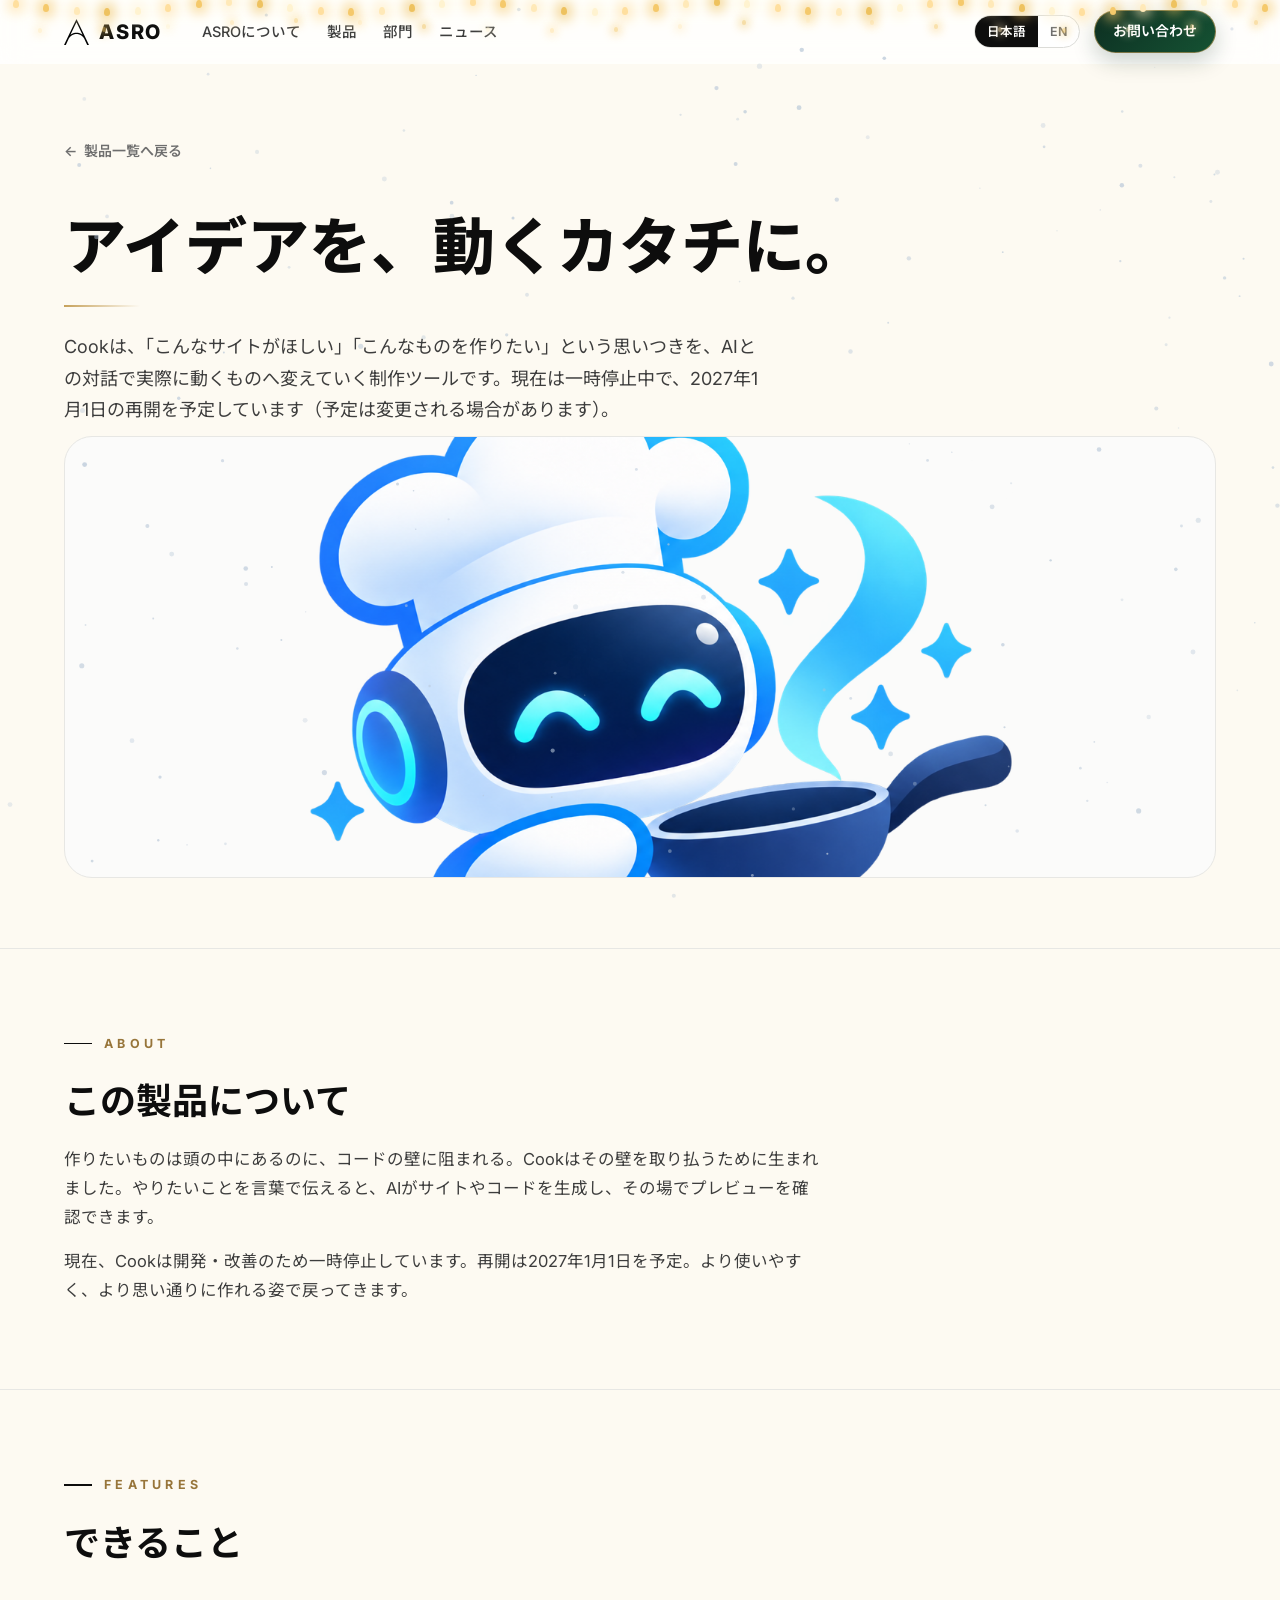
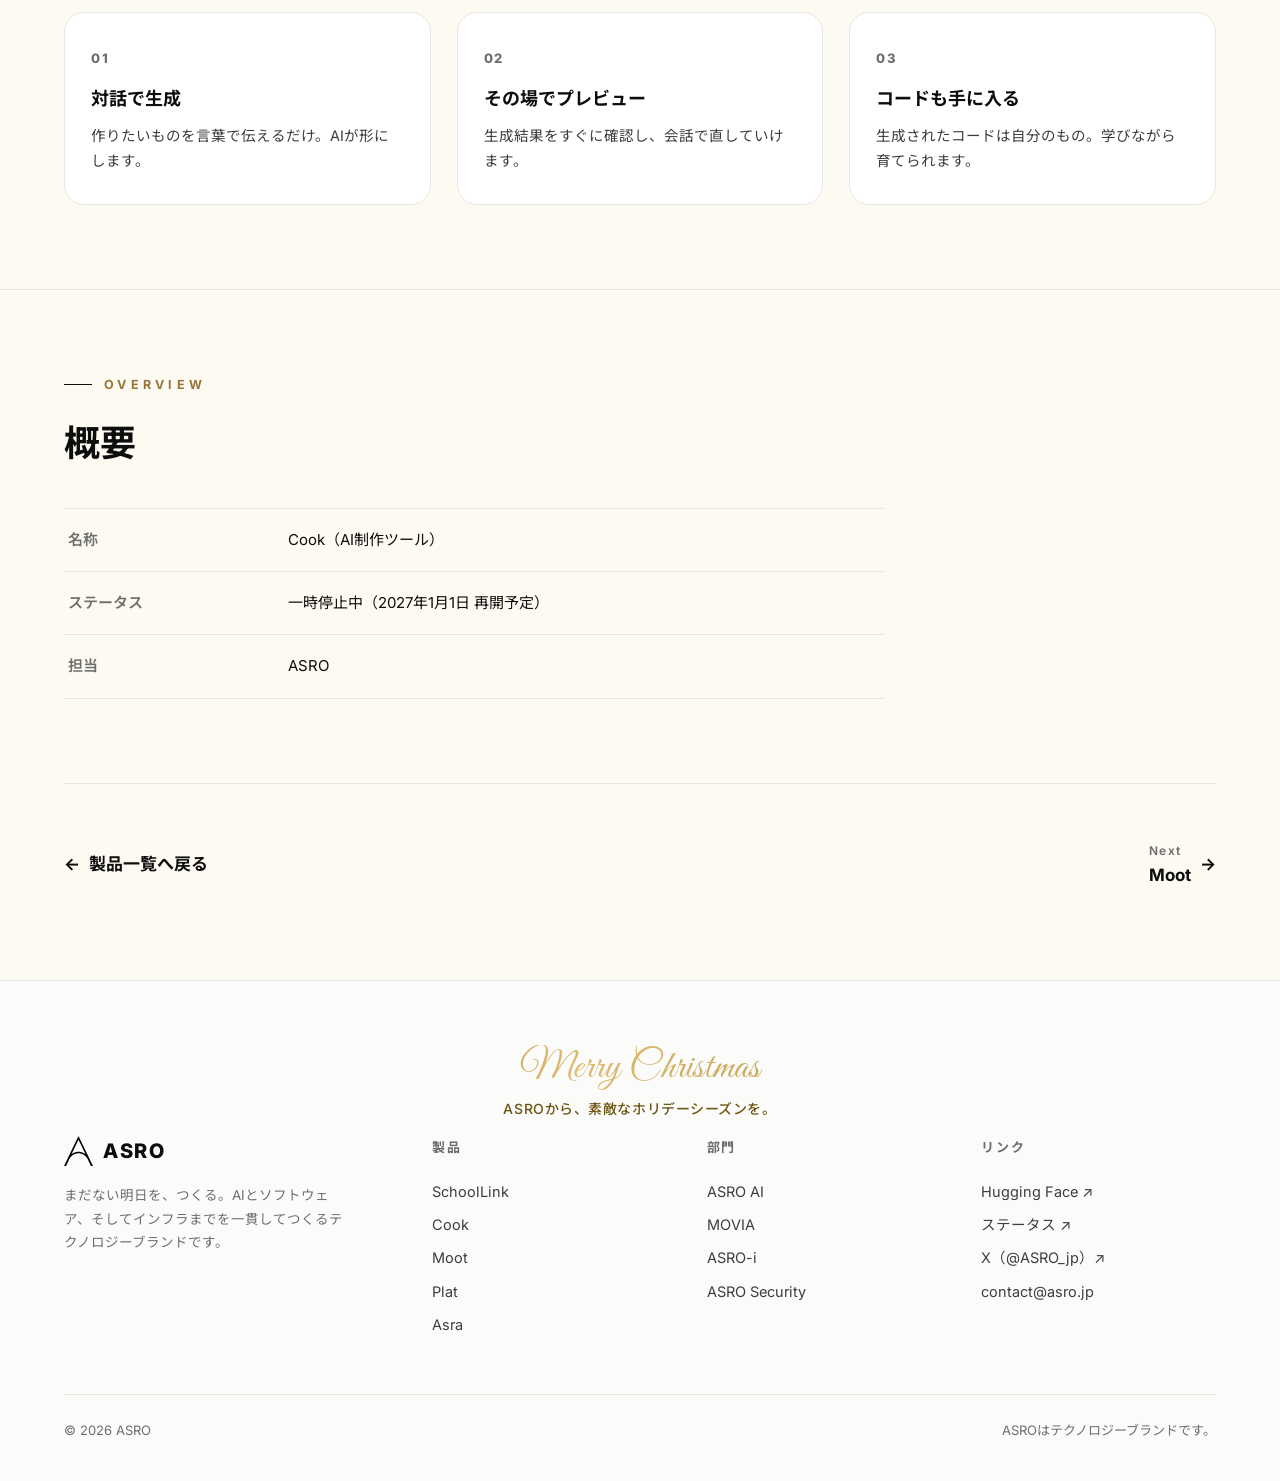
<file: products/cook.html>
<!doctype html>
<html lang="ja">
<head>
<meta charset="utf-8">
<meta name="viewport" content="width=device-width, initial-scale=1">
<title>Cook — アイデアを動くカタチに | ASRO</title>
<meta name="description" content="Cookは、アイデアをAIとの対話で実際に動くカタチへ変えていく制作ツールです。現在は一時停止中、2027年1月1日の再開を予定しています。">
<link rel="icon" href="../assets/brand-v1/favicon.ico" sizes="16x16 32x32 48x48 64x64">
<link rel="icon" href="../assets/brand-v1/favicon.svg" type="image/svg+xml" sizes="any">
<link rel="apple-touch-icon" href="../assets/brand-v1/app-icon-180.png">
<meta property="og:image" content="https://asro.jp/assets/brand-v1/asro-og.png">
<meta property="og:image:width" content="1200">
<meta property="og:image:height" content="630">
<meta property="og:image:alt" content="ASRO">
<link rel="preconnect" href="https://fonts.googleapis.com">
<link rel="preconnect" href="https://fonts.gstatic.com" crossorigin>
<link href="https://fonts.googleapis.com/css2?family=Inter:wght@400;500;600;700;800&family=Noto+Sans+JP:wght@400;500;700;900&display=swap" rel="stylesheet">
<link rel="stylesheet" href="../styles.css?v=20261110-brand-v1">
</head>
<body data-title-key="cook.meta.title">
<header class="site-header">
  <div class="header-inner">
    <a class="brand" href="../" aria-label="ASRO">
      <img class="brand-symbol" src="../assets/brand-v1/asro-black.svg" alt="">
      <span class="brand-name">ASRO</span>
    </a>
    <nav class="main-nav" aria-label="Main">
      <a href="../#about" data-i18n="nav.about">ASROについて</a>
      <a href="../#products" data-i18n="nav.products">製品</a>
      <a href="../#divisions" data-i18n="nav.divisions">部門</a>
      <a href="../#news" data-i18n="nav.news">ニュース</a>
    </nav>
    <div class="header-actions">
      <div class="lang-switch" role="group" aria-label="Language">
        <button type="button" data-lang="ja" class="active">日本語</button>
        <button type="button" data-lang="en">EN</button>
      </div>
      <a class="header-cta" href="mailto:contact@asro.jp" data-i18n="nav.contact">お問い合わせ</a>
      <button class="menu-btn" type="button" aria-label="Menu" aria-expanded="false"><span></span><span></span><span></span></button>
    </div>
  </div>
</header>
<main>
  <section class="pd-hero">
    <div class="wrap">
      <a class="back" href="../#products">← <span data-i18n="common.back">製品一覧へ戻る</span></a>
      <h1 data-i18n="cook.h1">アイデアを、動くカタチに。</h1>
      <p class="lead" data-i18n="cook.lead">Cookは、「こんなサイトがほしい」「こんなものを作りたい」という思いつきを、AIとの対話で実際に動くものへ変えていく制作ツールです。現在は一時停止中で、2027年1月1日の再開を予定しています（予定は変更される場合があります）。</p>
      <div class="pd-visual fill reveal"><img src="../Cook.png" alt="cook" loading="lazy"></div>
    </div>
  </section>
  <section class="pd-section">
    <div class="wrap">
      <p class="eyebrow reveal">About</p>
      <h2 class="reveal" data-i18n="pd.about.h">この製品について</h2>
      <div class="body reveal">
        <p data-i18n="cook.about.p1">作りたいものは頭の中にあるのに、コードの壁に阻まれる。Cookはその壁を取り払うために生まれました。やりたいことを言葉で伝えると、AIがサイトやコードを生成し、その場でプレビューを確認できます。</p>
        <p data-i18n="cook.about.p2">現在、Cookは開発・改善のため一時停止しています。再開は2027年1月1日を予定。より使いやすく、より思い通りに作れる姿で戻ってきます。</p>
      </div>
    </div>
  </section>
  <section class="pd-section">
    <div class="wrap">
      <p class="eyebrow reveal">Features</p>
      <h2 class="reveal" data-i18n="pd.features">できること</h2>
      <div class="feature-list">
        <article class="feature-item reveal"><span class="num">01</span><h3 data-i18n="cook.f1.t">対話で生成</h3><p data-i18n="cook.f1.d">作りたいものを言葉で伝えるだけ。AIが形にします。</p></article>
        <article class="feature-item reveal"><span class="num">02</span><h3 data-i18n="cook.f2.t">その場でプレビュー</h3><p data-i18n="cook.f2.d">生成結果をすぐに確認し、会話で直していけます。</p></article>
        <article class="feature-item reveal"><span class="num">03</span><h3 data-i18n="cook.f3.t">コードも手に入る</h3><p data-i18n="cook.f3.d">生成されたコードは自分のもの。学びながら育てられます。</p></article>
      </div>
    </div>
  </section>
  <section class="pd-section">
    <div class="wrap">
      <p class="eyebrow reveal">Overview</p>
      <h2 class="reveal" data-i18n="common.facts">概要</h2>
      <dl class="fact-table reveal">
        <div class="fact-row"><dt data-i18n="common.fact.name">名称</dt><dd><span data-i18n="cook.fact.name">Cook（AI制作ツール）</span></dd></div>
        <div class="fact-row"><dt data-i18n="common.fact.status">ステータス</dt><dd><span data-i18n="cook.fact.status">一時停止中（2027年1月1日 再開予定）</span></dd></div>
        <div class="fact-row"><dt data-i18n="common.fact.by">担当</dt><dd><span data-i18n="cook.fact.by">ASRO</span></dd></div>
      </dl>
    </div>
  </section>
  <div class="wrap"><nav class="next-nav">
    <a href="../#products">← <span data-i18n="common.back">製品一覧へ戻る</span></a>
    <a href="moot.html"><span><small>Next</small><span data-i18n="cook.next"></span></span><span class="arrow">→</span></a>
  </nav></div>
</main>

<footer class="site-footer">
  <div class="wrap">
    <p class="xmas-note"><span class="xmas-script">Merry Christmas</span><span data-i18n="xmas.foot">ASROから、素敵なホリデーシーズンを。</span></p>
    <div class="footer-grid">
      <div>
        <div class="footer-brand"><img src="../assets/brand-v1/asro-black.svg" alt=""><span class="brand-name">ASRO</span></div>
        <p data-i18n="footer.tagline">まだない明日を、つくる。AIとソフトウェア、そしてインフラまでを一貫してつくるテクノロジーブランドです。</p>
      </div>
      <div class="footer-col">
        <h4 data-i18n="footer.products">製品</h4>
        <a href="schoollink.html">SchoolLink</a>
        <a href="cook.html">Cook</a>
        <a href="moot.html">Moot</a>
        <a href="plat.html">Plat</a>
        <a href="/pico-1.5.html">Asra</a>
      </div>
      <div class="footer-col">
        <h4 data-i18n="footer.divisions">部門</h4>
        <a href="../#divisions">ASRO AI</a>
        <a href="../#divisions">MOVIA</a>
        <a href="../#divisions">ASRO-i</a>
        <a href="security.html">ASRO Security</a>
      </div>
      <div class="footer-col">
        <h4 data-i18n="footer.links">リンク</h4>
        <a href="https://huggingface.co/ASRO-JP" target="_blank" rel="noopener">Hugging Face ↗</a>
        <a href="https://status.asro.jp/" target="_blank" rel="noopener"><span data-i18n="footer.status">ステータス</span> ↗</a>
        <a href="https://x.com/ASRO_jp" target="_blank" rel="noopener">X（@ASRO_jp）↗</a>
        <a href="mailto:contact@asro.jp">contact@asro.jp</a>
      </div>
    </div>
    <div class="footer-bottom">
      <span data-i18n="footer.rights">© 2026 ASRO</span>
      <span data-i18n="footer.note">ASROはテクノロジーブランドです。</span>
    </div>
  </div>
</footer>
<script src="../site.js?v=20261111-kuup-testing"></script>
</body>
</html>
</file>
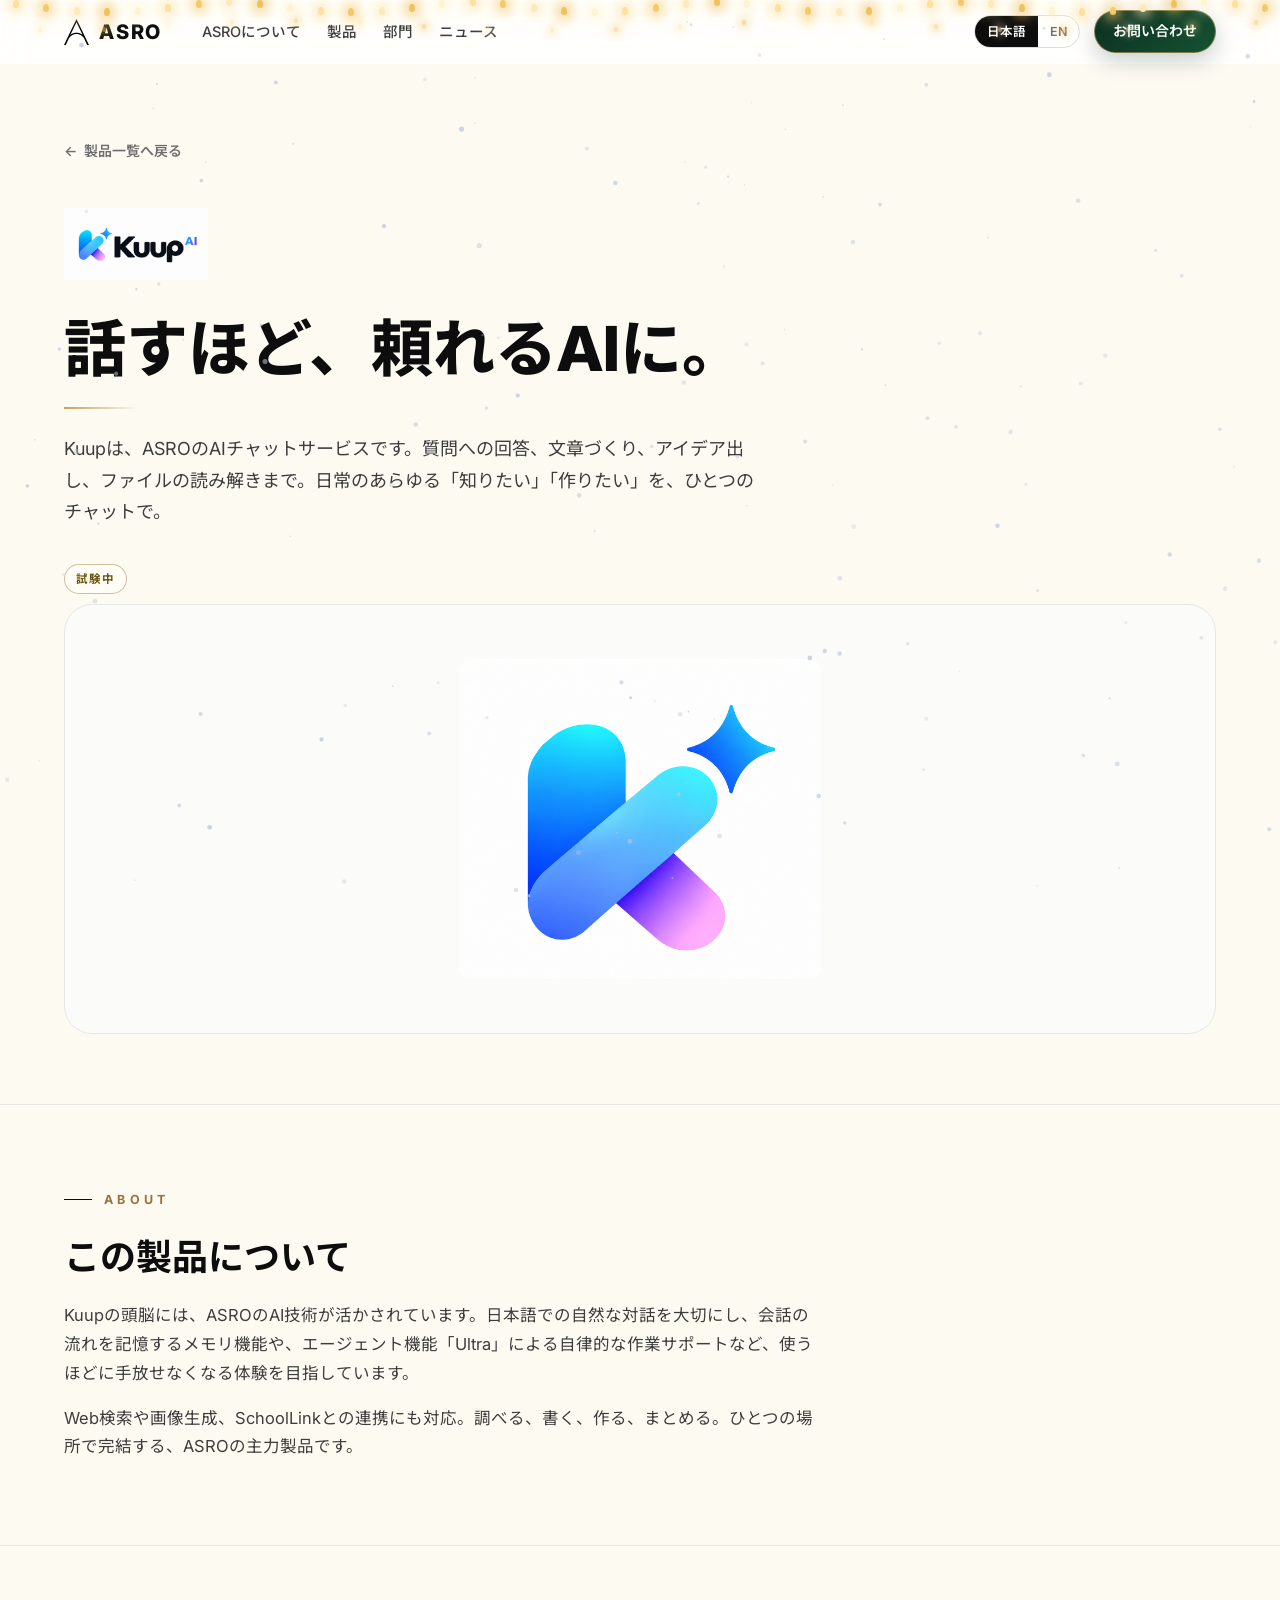
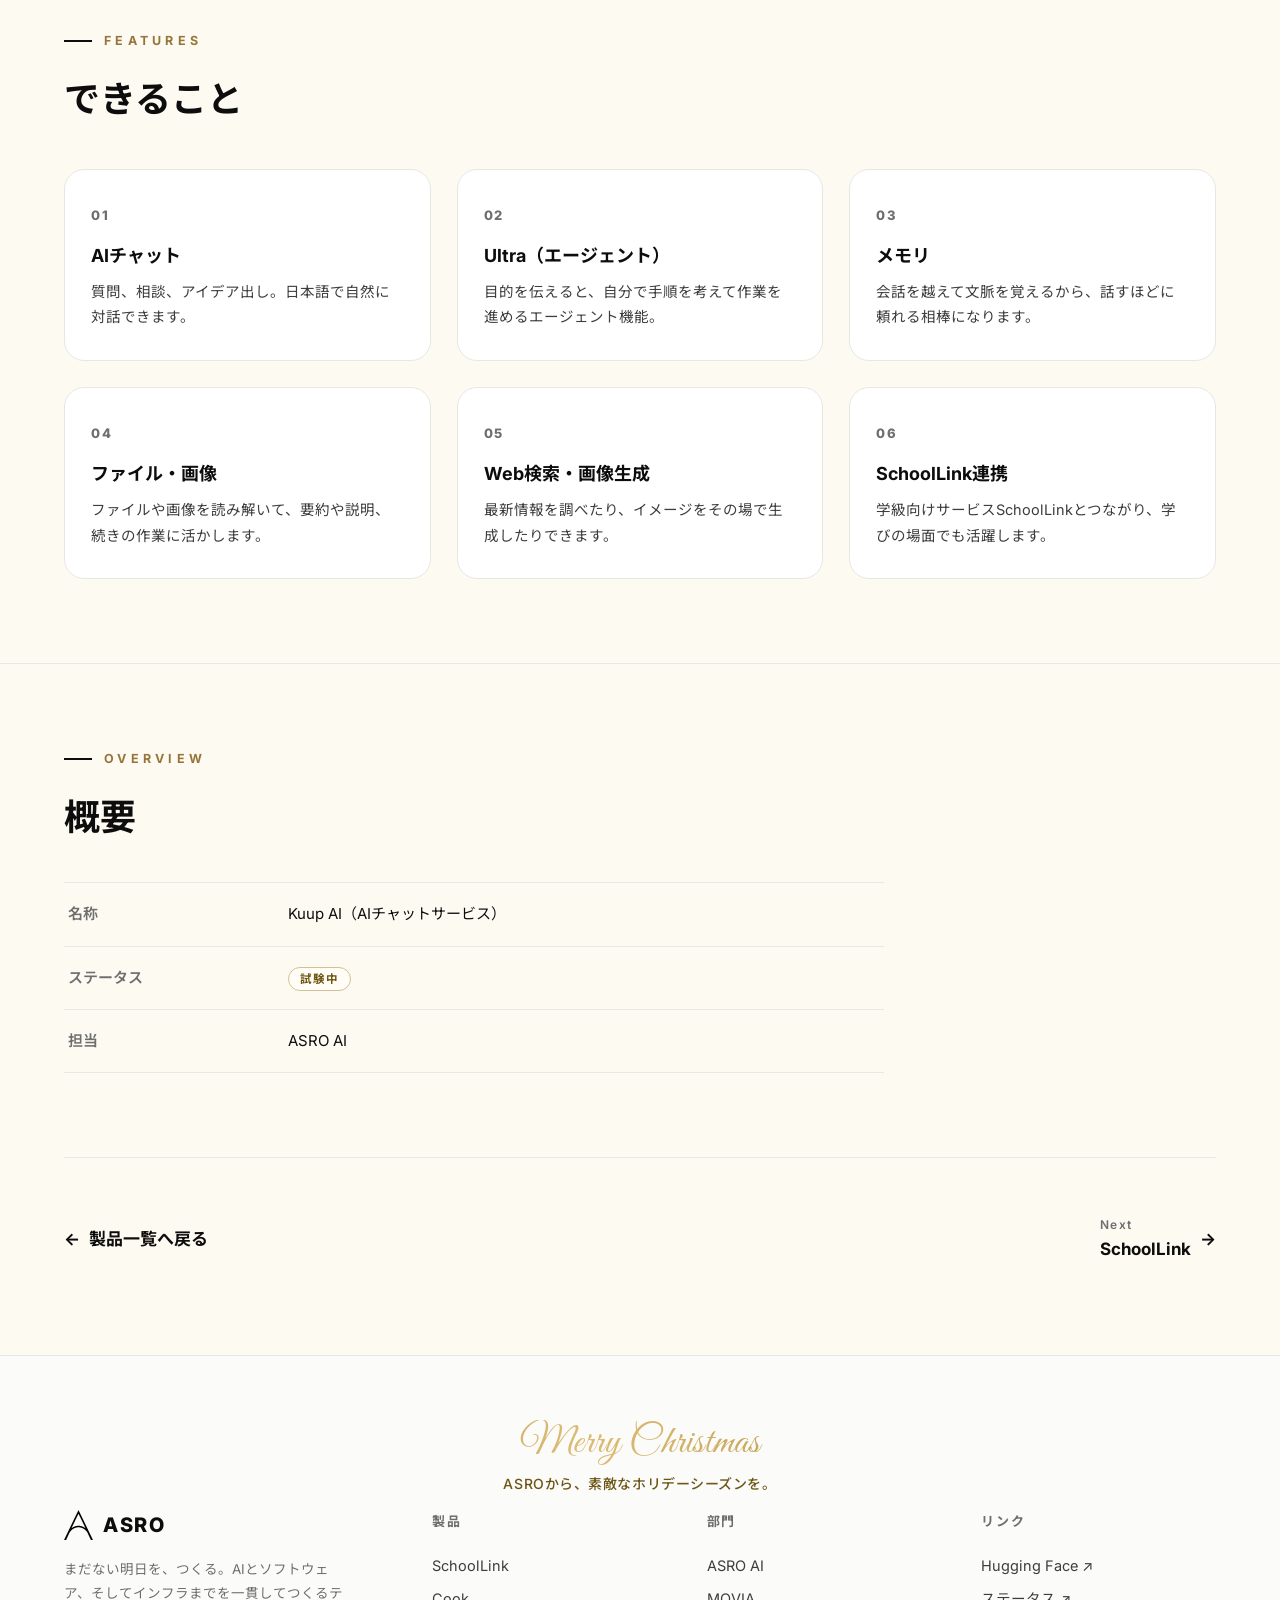
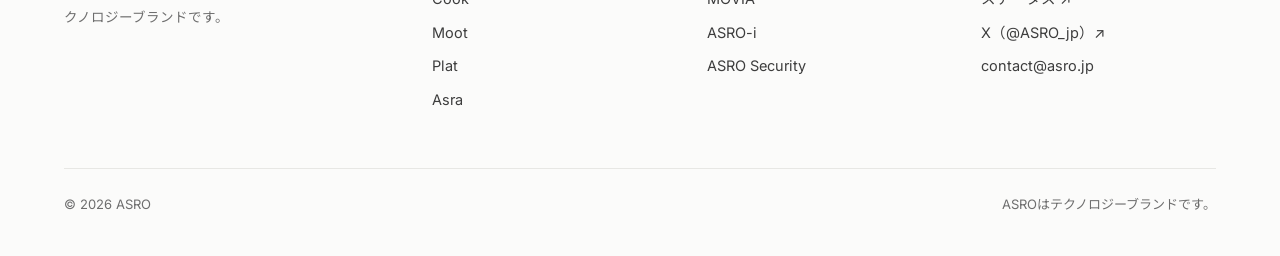
<file: products/kuup.html>
<!doctype html>
<html lang="ja">
<head>
<meta charset="utf-8">
<meta name="viewport" content="width=device-width, initial-scale=1">
<title>Kuup — ASROのAIチャット | ASRO</title>
<meta name="description" content="Kuupは、ASROのAIチャットサービス。質問への回答、文章づくり、ファイルの読み解き、画像生成まで。">
<link rel="icon" href="../assets/brand-v1/favicon.ico" sizes="16x16 32x32 48x48 64x64">
<link rel="icon" href="../assets/brand-v1/favicon.svg" type="image/svg+xml" sizes="any">
<link rel="apple-touch-icon" href="../assets/brand-v1/app-icon-180.png">
<meta property="og:image" content="https://asro.jp/assets/brand-v1/asro-og.png">
<meta property="og:image:width" content="1200">
<meta property="og:image:height" content="630">
<meta property="og:image:alt" content="ASRO">
<link rel="preconnect" href="https://fonts.googleapis.com">
<link rel="preconnect" href="https://fonts.gstatic.com" crossorigin>
<link href="https://fonts.googleapis.com/css2?family=Inter:wght@400;500;600;700;800&family=Noto+Sans+JP:wght@400;500;700;900&display=swap" rel="stylesheet">
<link rel="stylesheet" href="../styles.css?v=20261110-brand-v1">
</head>
<body data-title-key="kuup.meta.title">
<header class="site-header">
  <div class="header-inner">
    <a class="brand" href="../" aria-label="ASRO">
      <img class="brand-symbol" src="../assets/brand-v1/asro-black.svg" alt="">
      <span class="brand-name">ASRO</span>
    </a>
    <nav class="main-nav" aria-label="Main">
      <a href="../#about" data-i18n="nav.about">ASROについて</a>
      <a href="../#products" data-i18n="nav.products">製品</a>
      <a href="../#divisions" data-i18n="nav.divisions">部門</a>
      <a href="../#news" data-i18n="nav.news">ニュース</a>
    </nav>
    <div class="header-actions">
      <div class="lang-switch" role="group" aria-label="Language">
        <button type="button" data-lang="ja" class="active">日本語</button>
        <button type="button" data-lang="en">EN</button>
      </div>
      <a class="header-cta" href="mailto:contact@asro.jp" data-i18n="nav.contact">お問い合わせ</a>
      <button class="menu-btn" type="button" aria-label="Menu" aria-expanded="false"><span></span><span></span><span></span></button>
    </div>
  </div>
</header>
<main>
  <section class="pd-hero">
    <div class="wrap">
      <a class="back" href="../#products">← <span data-i18n="common.back">製品一覧へ戻る</span></a>
      <img class="p-logo " src="../Kuup%20AI%20%E5%85%A8%E9%83%A8%E5%85%A5%E3%82%8A.png" alt="kuup">
      <h1 data-i18n="kuup.h1">話すほど、頼れるAIに。</h1>
      <p class="lead" data-i18n="kuup.lead">Kuupは、ASROのAIチャットサービスです。質問への回答、文章づくり、アイデア出し、ファイルの読み解きまで。日常のあらゆる「知りたい」「作りたい」を、ひとつのチャットで。</p>
      <p class="hero-actions"><span class="chip" data-i18n="kuup.status">試験中</span></p>
      <div class="pd-visual  reveal"><img src="../Kuup%20AI%20%E3%82%B7%E3%83%B3%E3%83%9C%E3%83%AB.png" alt="kuup" loading="lazy"></div>
    </div>
  </section>
  <section class="pd-section">
    <div class="wrap">
      <p class="eyebrow reveal">About</p>
      <h2 class="reveal" data-i18n="pd.about.h">この製品について</h2>
      <div class="body reveal">
        <p data-i18n="kuup.about.p1">Kuupの頭脳には、ASROのAI技術が活かされています。日本語での自然な対話を大切にし、会話の流れを記憶するメモリ機能や、エージェント機能「Ultra」による自律的な作業サポートなど、使うほどに手放せなくなる体験を目指しています。</p>
        <p data-i18n="kuup.about.p2">Web検索や画像生成、SchoolLinkとの連携にも対応。調べる、書く、作る、まとめる。ひとつの場所で完結する、ASROの主力製品です。</p>
      </div>
    </div>
  </section>
  <section class="pd-section">
    <div class="wrap">
      <p class="eyebrow reveal">Features</p>
      <h2 class="reveal" data-i18n="pd.features">できること</h2>
      <div class="feature-list">
        <article class="feature-item reveal"><span class="num">01</span><h3 data-i18n="kuup.f1.t">AIチャット</h3><p data-i18n="kuup.f1.d">質問、相談、アイデア出し。日本語で自然に対話できます。</p></article>
        <article class="feature-item reveal"><span class="num">02</span><h3 data-i18n="kuup.f2.t">Ultra（エージェント）</h3><p data-i18n="kuup.f2.d">目的を伝えると、自分で手順を考えて作業を進めるエージェント機能。</p></article>
        <article class="feature-item reveal"><span class="num">03</span><h3 data-i18n="kuup.f3.t">メモリ</h3><p data-i18n="kuup.f3.d">会話を越えて文脈を覚えるから、話すほどに頼れる相棒になります。</p></article>
        <article class="feature-item reveal"><span class="num">04</span><h3 data-i18n="kuup.f4.t">ファイル・画像</h3><p data-i18n="kuup.f4.d">ファイルや画像を読み解いて、要約や説明、続きの作業に活かします。</p></article>
        <article class="feature-item reveal"><span class="num">05</span><h3 data-i18n="kuup.f5.t">Web検索・画像生成</h3><p data-i18n="kuup.f5.d">最新情報を調べたり、イメージをその場で生成したりできます。</p></article>
        <article class="feature-item reveal"><span class="num">06</span><h3 data-i18n="kuup.f6.t">SchoolLink連携</h3><p data-i18n="kuup.f6.d">学級向けサービスSchoolLinkとつながり、学びの場面でも活躍します。</p></article>
      </div>
    </div>
  </section>
  <section class="pd-section">
    <div class="wrap">
      <p class="eyebrow reveal">Overview</p>
      <h2 class="reveal" data-i18n="common.facts">概要</h2>
      <dl class="fact-table reveal">
        <div class="fact-row"><dt data-i18n="common.fact.name">名称</dt><dd><span data-i18n="kuup.fact.name">Kuup AI（AIチャットサービス）</span></dd></div>
        <div class="fact-row"><dt data-i18n="common.fact.status">ステータス</dt><dd><span class="chip" data-i18n="kuup.status">試験中</span></dd></div>
        <div class="fact-row"><dt data-i18n="common.fact.by">担当</dt><dd><span data-i18n="kuup.fact.by">ASRO AI</span></dd></div>
      </dl>
    </div>
  </section>
  <div class="wrap"><nav class="next-nav">
    <a href="../#products">← <span data-i18n="common.back">製品一覧へ戻る</span></a>
    <a href="schoollink.html"><span><small>Next</small><span data-i18n="kuup.next"></span></span><span class="arrow">→</span></a>
  </nav></div>
</main>

<footer class="site-footer">
  <div class="wrap">
    <p class="xmas-note"><span class="xmas-script">Merry Christmas</span><span data-i18n="xmas.foot">ASROから、素敵なホリデーシーズンを。</span></p>
    <div class="footer-grid">
      <div>
        <div class="footer-brand"><img src="../assets/brand-v1/asro-black.svg" alt=""><span class="brand-name">ASRO</span></div>
        <p data-i18n="footer.tagline">まだない明日を、つくる。AIとソフトウェア、そしてインフラまでを一貫してつくるテクノロジーブランドです。</p>
      </div>
      <div class="footer-col">
        <h4 data-i18n="footer.products">製品</h4>
        <a href="schoollink.html">SchoolLink</a>
        <a href="cook.html">Cook</a>
        <a href="moot.html">Moot</a>
        <a href="plat.html">Plat</a>
        <a href="/pico-1.5.html">Asra</a>
      </div>
      <div class="footer-col">
        <h4 data-i18n="footer.divisions">部門</h4>
        <a href="../#divisions">ASRO AI</a>
        <a href="../#divisions">MOVIA</a>
        <a href="../#divisions">ASRO-i</a>
        <a href="security.html">ASRO Security</a>
      </div>
      <div class="footer-col">
        <h4 data-i18n="footer.links">リンク</h4>
        <a href="https://huggingface.co/ASRO-JP" target="_blank" rel="noopener">Hugging Face ↗</a>
        <a href="https://status.asro.jp/" target="_blank" rel="noopener"><span data-i18n="footer.status">ステータス</span> ↗</a>
        <a href="https://x.com/ASRO_jp" target="_blank" rel="noopener">X（@ASRO_jp）↗</a>
        <a href="mailto:contact@asro.jp">contact@asro.jp</a>
      </div>
    </div>
    <div class="footer-bottom">
      <span data-i18n="footer.rights">© 2026 ASRO</span>
      <span data-i18n="footer.note">ASROはテクノロジーブランドです。</span>
    </div>
  </div>
</footer>
<script src="../site.js?v=20261111-kuup-testing"></script>
</body>
</html>
</file>
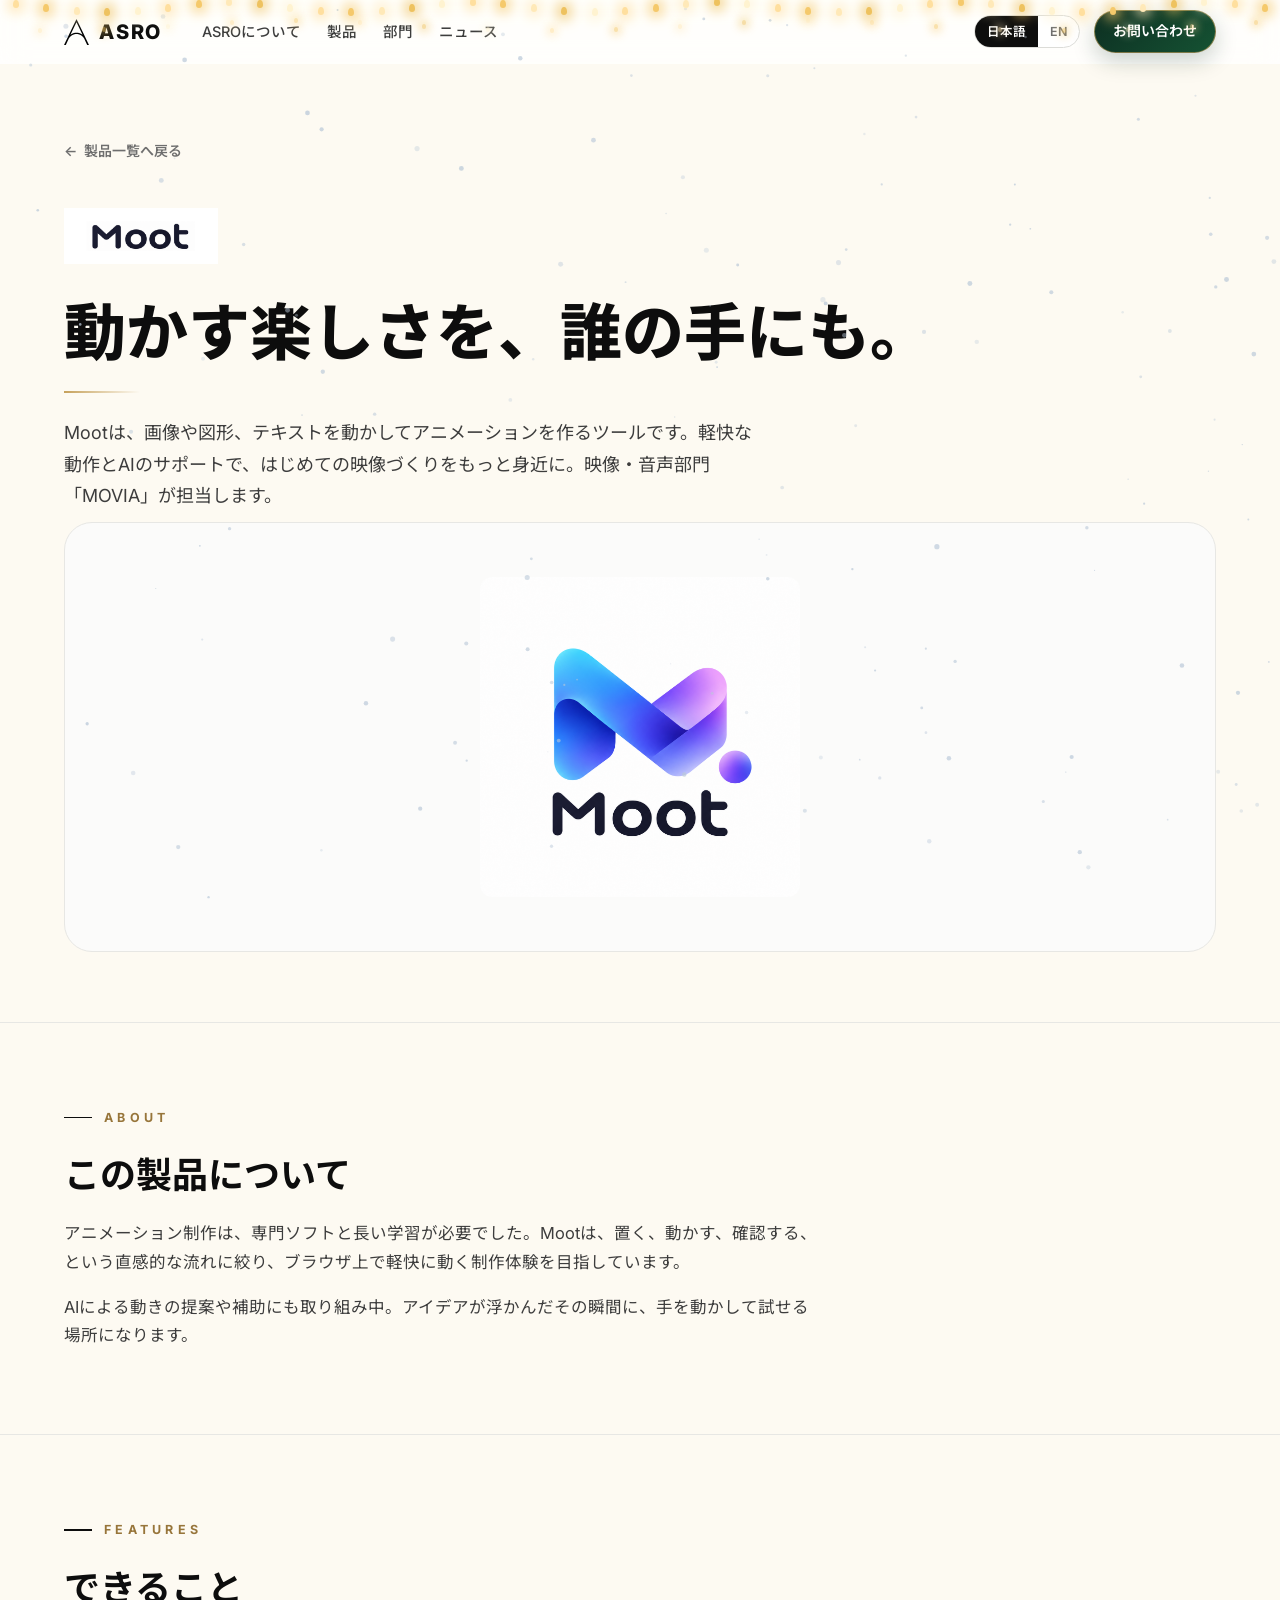
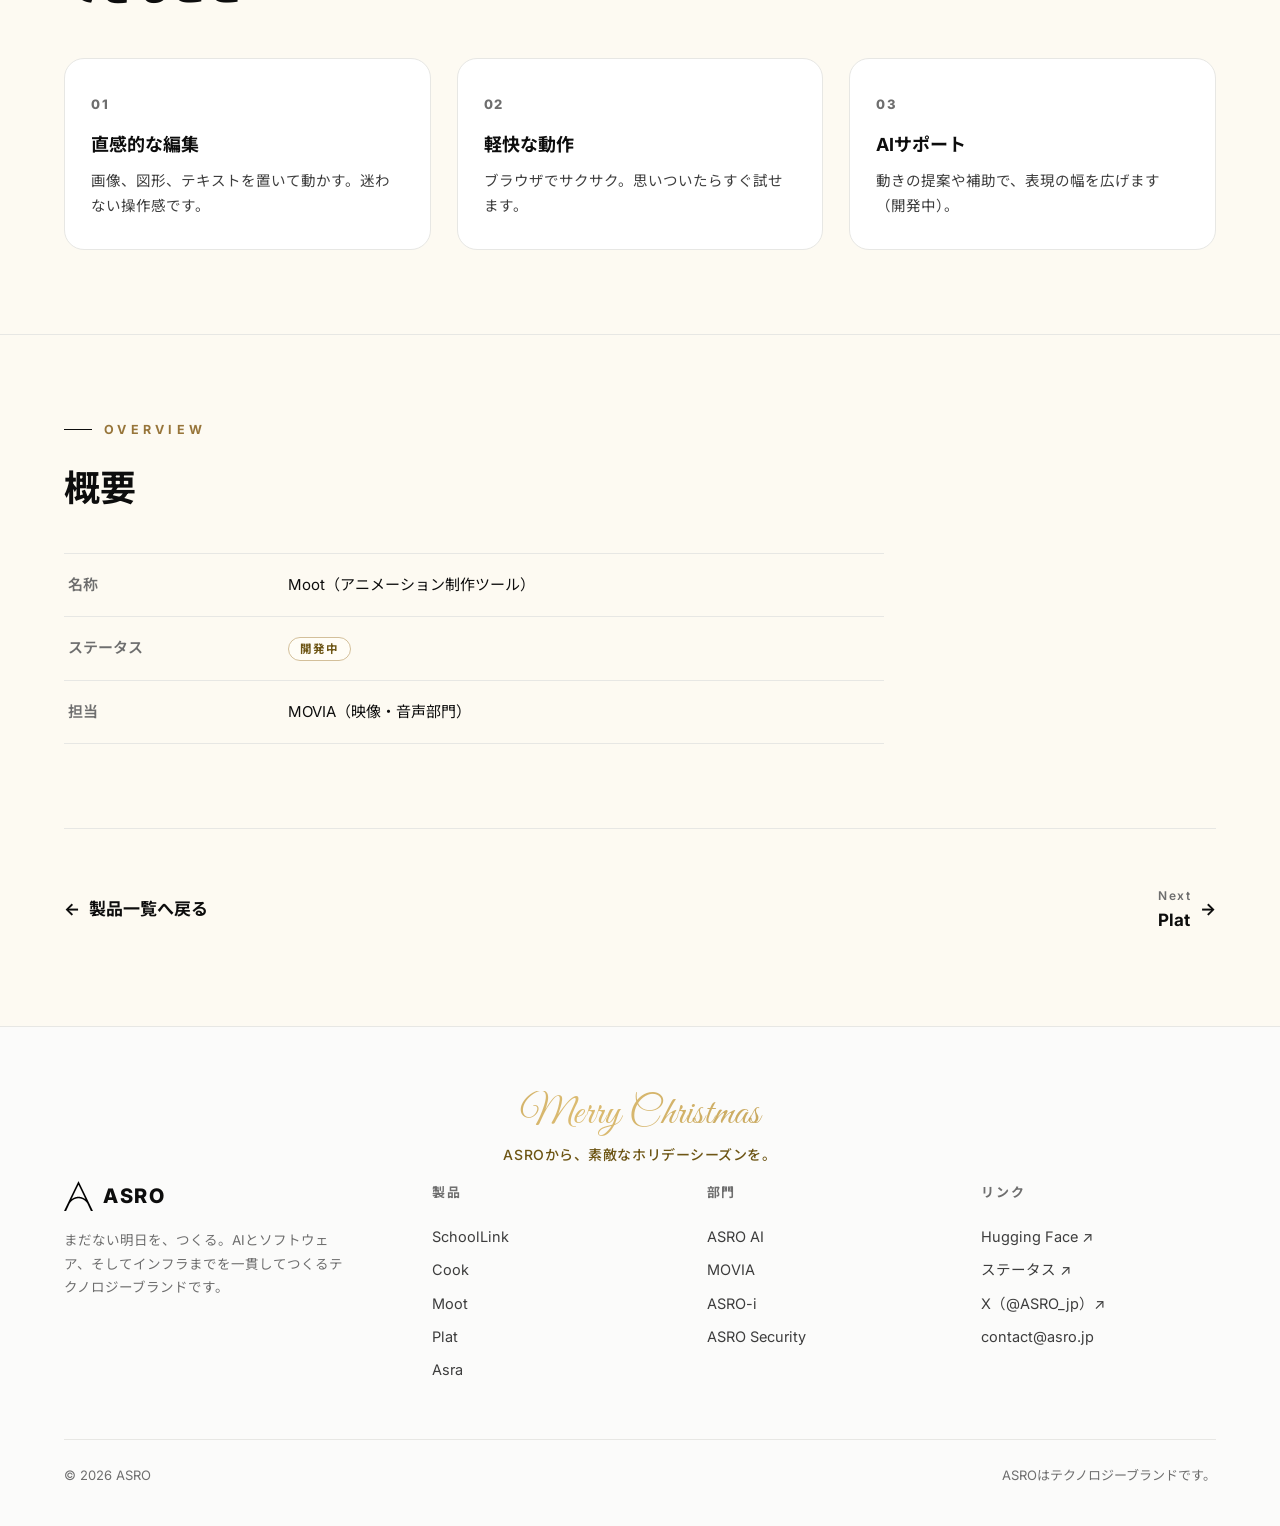
<file: products/moot.html>
<!doctype html>
<html lang="ja">
<head>
<meta charset="utf-8">
<meta name="viewport" content="width=device-width, initial-scale=1">
<title>Moot — アニメーション制作ツール | ASRO</title>
<meta name="description" content="Mootは、画像や図形、テキストを動かしてアニメーションを作るツール。映像・音声部門MOVIAが担当します。">
<link rel="icon" href="../assets/brand-v1/favicon.ico" sizes="16x16 32x32 48x48 64x64">
<link rel="icon" href="../assets/brand-v1/favicon.svg" type="image/svg+xml" sizes="any">
<link rel="apple-touch-icon" href="../assets/brand-v1/app-icon-180.png">
<meta property="og:image" content="https://asro.jp/assets/brand-v1/asro-og.png">
<meta property="og:image:width" content="1200">
<meta property="og:image:height" content="630">
<meta property="og:image:alt" content="ASRO">
<link rel="preconnect" href="https://fonts.googleapis.com">
<link rel="preconnect" href="https://fonts.gstatic.com" crossorigin>
<link href="https://fonts.googleapis.com/css2?family=Inter:wght@400;500;600;700;800&family=Noto+Sans+JP:wght@400;500;700;900&display=swap" rel="stylesheet">
<link rel="stylesheet" href="../styles.css?v=20261110-brand-v1">
</head>
<body data-title-key="moot.meta.title">
<header class="site-header">
  <div class="header-inner">
    <a class="brand" href="../" aria-label="ASRO">
      <img class="brand-symbol" src="../assets/brand-v1/asro-black.svg" alt="">
      <span class="brand-name">ASRO</span>
    </a>
    <nav class="main-nav" aria-label="Main">
      <a href="../#about" data-i18n="nav.about">ASROについて</a>
      <a href="../#products" data-i18n="nav.products">製品</a>
      <a href="../#divisions" data-i18n="nav.divisions">部門</a>
      <a href="../#news" data-i18n="nav.news">ニュース</a>
    </nav>
    <div class="header-actions">
      <div class="lang-switch" role="group" aria-label="Language">
        <button type="button" data-lang="ja" class="active">日本語</button>
        <button type="button" data-lang="en">EN</button>
      </div>
      <a class="header-cta" href="mailto:contact@asro.jp" data-i18n="nav.contact">お問い合わせ</a>
      <button class="menu-btn" type="button" aria-label="Menu" aria-expanded="false"><span></span><span></span><span></span></button>
    </div>
  </div>
</header>
<main>
  <section class="pd-hero">
    <div class="wrap">
      <a class="back" href="../#products">← <span data-i18n="common.back">製品一覧へ戻る</span></a>
      <img class="p-logo wide" src="../Moot%E6%96%87%E5%AD%97%E3%81%AE%E3%81%BF.png" alt="moot">
      <h1 data-i18n="moot.h1">動かす楽しさを、誰の手にも。</h1>
      <p class="lead" data-i18n="moot.lead">Mootは、画像や図形、テキストを動かしてアニメーションを作るツールです。軽快な動作とAIのサポートで、はじめての映像づくりをもっと身近に。映像・音声部門「MOVIA」が担当します。</p>
      <div class="pd-visual  reveal"><img src="../Moot.png" alt="moot" loading="lazy"></div>
    </div>
  </section>
  <section class="pd-section">
    <div class="wrap">
      <p class="eyebrow reveal">About</p>
      <h2 class="reveal" data-i18n="pd.about.h">この製品について</h2>
      <div class="body reveal">
        <p data-i18n="moot.about.p1">アニメーション制作は、専門ソフトと長い学習が必要でした。Mootは、置く、動かす、確認する、という直感的な流れに絞り、ブラウザ上で軽快に動く制作体験を目指しています。</p>
        <p data-i18n="moot.about.p2">AIによる動きの提案や補助にも取り組み中。アイデアが浮かんだその瞬間に、手を動かして試せる場所になります。</p>
      </div>
    </div>
  </section>
  <section class="pd-section">
    <div class="wrap">
      <p class="eyebrow reveal">Features</p>
      <h2 class="reveal" data-i18n="pd.features">できること</h2>
      <div class="feature-list">
        <article class="feature-item reveal"><span class="num">01</span><h3 data-i18n="moot.f1.t">直感的な編集</h3><p data-i18n="moot.f1.d">画像、図形、テキストを置いて動かす。迷わない操作感です。</p></article>
        <article class="feature-item reveal"><span class="num">02</span><h3 data-i18n="moot.f2.t">軽快な動作</h3><p data-i18n="moot.f2.d">ブラウザでサクサク。思いついたらすぐ試せます。</p></article>
        <article class="feature-item reveal"><span class="num">03</span><h3 data-i18n="moot.f3.t">AIサポート</h3><p data-i18n="moot.f3.d">動きの提案や補助で、表現の幅を広げます（開発中）。</p></article>
      </div>
    </div>
  </section>
  <section class="pd-section">
    <div class="wrap">
      <p class="eyebrow reveal">Overview</p>
      <h2 class="reveal" data-i18n="common.facts">概要</h2>
      <dl class="fact-table reveal">
        <div class="fact-row"><dt data-i18n="common.fact.name">名称</dt><dd><span data-i18n="moot.fact.name">Moot（アニメーション制作ツール）</span></dd></div>
        <div class="fact-row"><dt data-i18n="common.fact.status">ステータス</dt><dd><span class="chip" data-i18n="common.status.dev">開発中</span></dd></div>
        <div class="fact-row"><dt data-i18n="common.fact.by">担当</dt><dd><span data-i18n="moot.fact.by">MOVIA（映像・音声部門）</span></dd></div>
      </dl>
    </div>
  </section>
  <div class="wrap"><nav class="next-nav">
    <a href="../#products">← <span data-i18n="common.back">製品一覧へ戻る</span></a>
    <a href="plat.html"><span><small>Next</small><span data-i18n="moot.next"></span></span><span class="arrow">→</span></a>
  </nav></div>
</main>

<footer class="site-footer">
  <div class="wrap">
    <p class="xmas-note"><span class="xmas-script">Merry Christmas</span><span data-i18n="xmas.foot">ASROから、素敵なホリデーシーズンを。</span></p>
    <div class="footer-grid">
      <div>
        <div class="footer-brand"><img src="../assets/brand-v1/asro-black.svg" alt=""><span class="brand-name">ASRO</span></div>
        <p data-i18n="footer.tagline">まだない明日を、つくる。AIとソフトウェア、そしてインフラまでを一貫してつくるテクノロジーブランドです。</p>
      </div>
      <div class="footer-col">
        <h4 data-i18n="footer.products">製品</h4>
        <a href="schoollink.html">SchoolLink</a>
        <a href="cook.html">Cook</a>
        <a href="moot.html">Moot</a>
        <a href="plat.html">Plat</a>
        <a href="/pico-1.5.html">Asra</a>
      </div>
      <div class="footer-col">
        <h4 data-i18n="footer.divisions">部門</h4>
        <a href="../#divisions">ASRO AI</a>
        <a href="../#divisions">MOVIA</a>
        <a href="../#divisions">ASRO-i</a>
        <a href="security.html">ASRO Security</a>
      </div>
      <div class="footer-col">
        <h4 data-i18n="footer.links">リンク</h4>
        <a href="https://huggingface.co/ASRO-JP" target="_blank" rel="noopener">Hugging Face ↗</a>
        <a href="https://status.asro.jp/" target="_blank" rel="noopener"><span data-i18n="footer.status">ステータス</span> ↗</a>
        <a href="https://x.com/ASRO_jp" target="_blank" rel="noopener">X（@ASRO_jp）↗</a>
        <a href="mailto:contact@asro.jp">contact@asro.jp</a>
      </div>
    </div>
    <div class="footer-bottom">
      <span data-i18n="footer.rights">© 2026 ASRO</span>
      <span data-i18n="footer.note">ASROはテクノロジーブランドです。</span>
    </div>
  </div>
</footer>
<script src="../site.js?v=20261111-kuup-testing"></script>
</body>
</html>
</file>
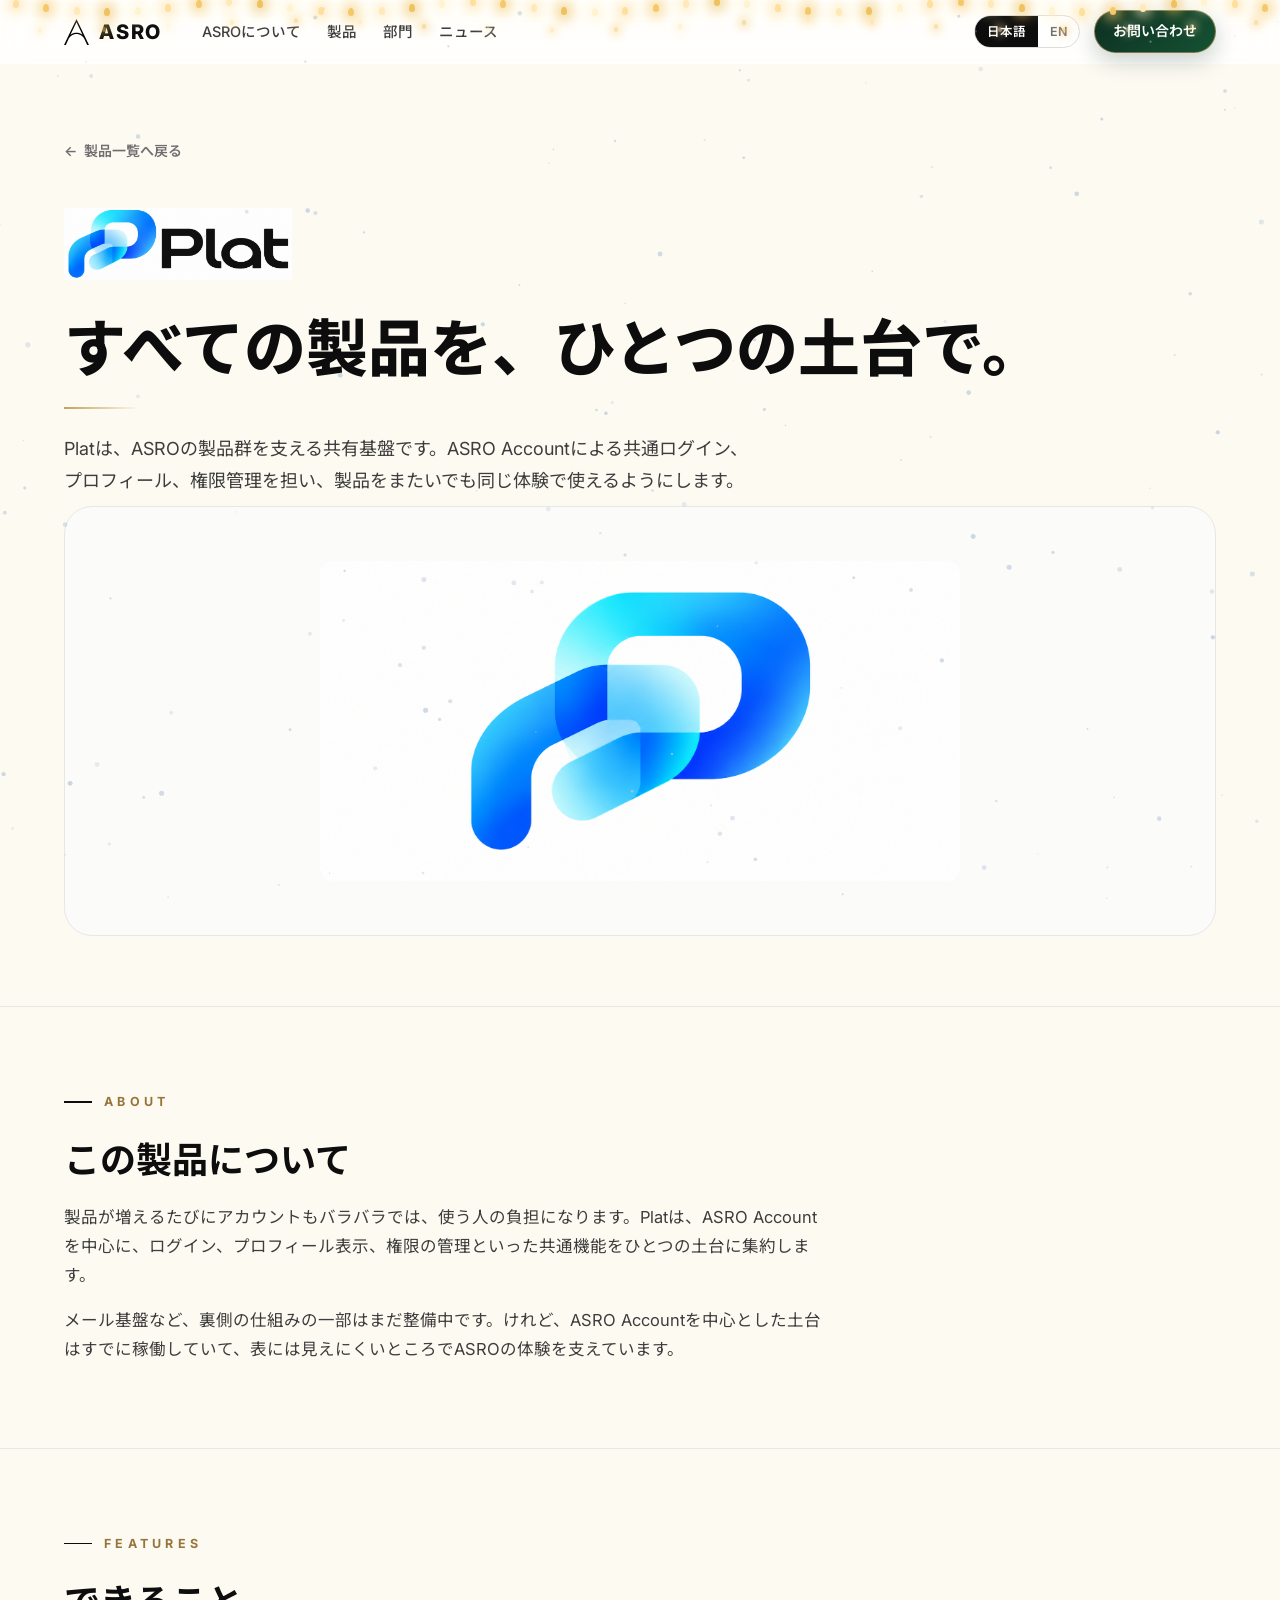
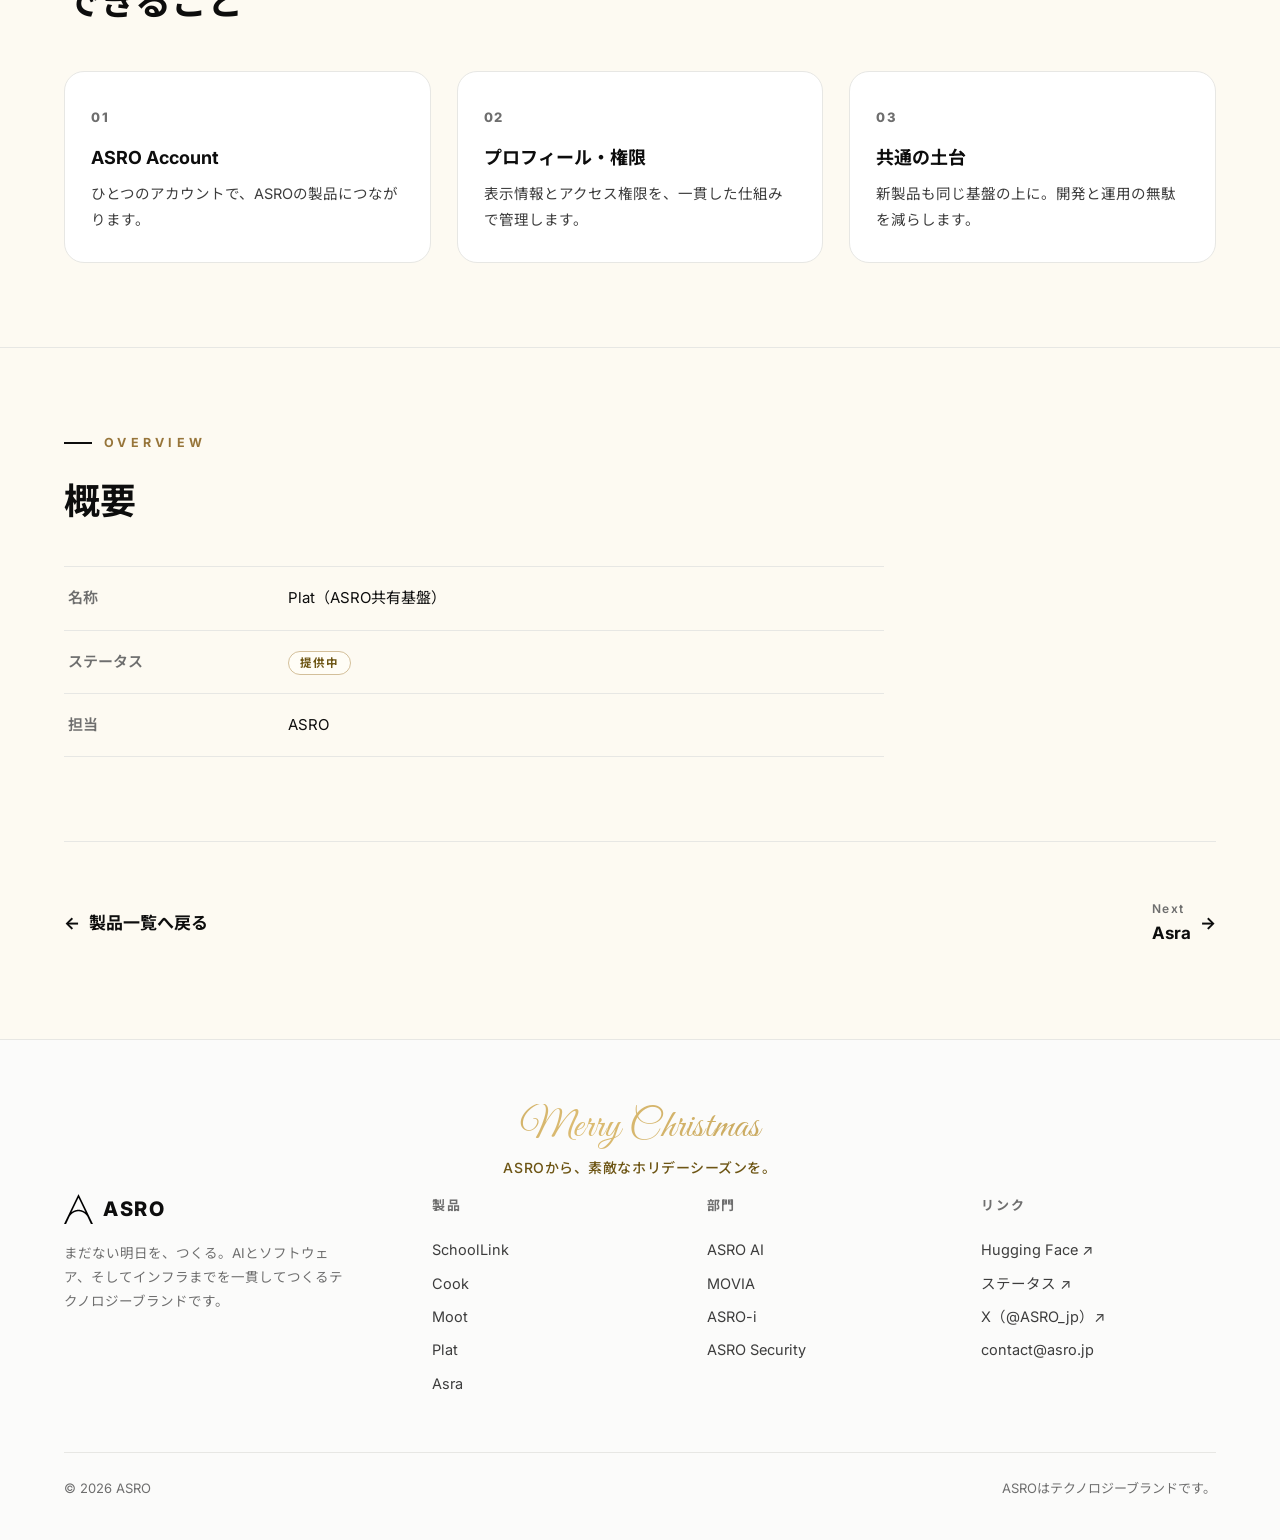
<file: products/plat.html>
<!doctype html>
<html lang="ja">
<head>
<meta charset="utf-8">
<meta name="viewport" content="width=device-width, initial-scale=1">
<title>Plat — ASROの共有基盤 | ASRO</title>
<meta name="description" content="Platは、ASRO Accountによる共通ログイン、プロフィール、権限管理を担うASROの共有基盤です。">
<link rel="icon" href="../assets/brand-v1/favicon.ico" sizes="16x16 32x32 48x48 64x64">
<link rel="icon" href="../assets/brand-v1/favicon.svg" type="image/svg+xml" sizes="any">
<link rel="apple-touch-icon" href="../assets/brand-v1/app-icon-180.png">
<meta property="og:image" content="https://asro.jp/assets/brand-v1/asro-og.png">
<meta property="og:image:width" content="1200">
<meta property="og:image:height" content="630">
<meta property="og:image:alt" content="ASRO">
<link rel="preconnect" href="https://fonts.googleapis.com">
<link rel="preconnect" href="https://fonts.gstatic.com" crossorigin>
<link href="https://fonts.googleapis.com/css2?family=Inter:wght@400;500;600;700;800&family=Noto+Sans+JP:wght@400;500;700;900&display=swap" rel="stylesheet">
<link rel="stylesheet" href="../styles.css?v=20261110-brand-v1">
</head>
<body data-title-key="plat.meta.title">
<header class="site-header">
  <div class="header-inner">
    <a class="brand" href="../" aria-label="ASRO">
      <img class="brand-symbol" src="../assets/brand-v1/asro-black.svg" alt="">
      <span class="brand-name">ASRO</span>
    </a>
    <nav class="main-nav" aria-label="Main">
      <a href="../#about" data-i18n="nav.about">ASROについて</a>
      <a href="../#products" data-i18n="nav.products">製品</a>
      <a href="../#divisions" data-i18n="nav.divisions">部門</a>
      <a href="../#news" data-i18n="nav.news">ニュース</a>
    </nav>
    <div class="header-actions">
      <div class="lang-switch" role="group" aria-label="Language">
        <button type="button" data-lang="ja" class="active">日本語</button>
        <button type="button" data-lang="en">EN</button>
      </div>
      <a class="header-cta" href="mailto:contact@asro.jp" data-i18n="nav.contact">お問い合わせ</a>
      <button class="menu-btn" type="button" aria-label="Menu" aria-expanded="false"><span></span><span></span><span></span></button>
    </div>
  </div>
</header>
<main>
  <section class="pd-hero">
    <div class="wrap">
      <a class="back" href="../#products">← <span data-i18n="common.back">製品一覧へ戻る</span></a>
      <img class="p-logo " src="../Plat%E5%85%A8%E9%83%A8%E5%85%A5%E3%82%8A.png" alt="plat">
      <h1 data-i18n="plat.h1">すべての製品を、ひとつの土台で。</h1>
      <p class="lead" data-i18n="plat.lead">Platは、ASROの製品群を支える共有基盤です。ASRO Accountによる共通ログイン、プロフィール、権限管理を担い、製品をまたいでも同じ体験で使えるようにします。</p>
      <div class="pd-visual  reveal"><img src="../Plat%20%E3%82%B7%E3%83%B3%E3%83%9C%E3%83%AB.png" alt="plat" loading="lazy"></div>
    </div>
  </section>
  <section class="pd-section">
    <div class="wrap">
      <p class="eyebrow reveal">About</p>
      <h2 class="reveal" data-i18n="pd.about.h">この製品について</h2>
      <div class="body reveal">
        <p data-i18n="plat.about.p1">製品が増えるたびにアカウントもバラバラでは、使う人の負担になります。Platは、ASRO Accountを中心に、ログイン、プロフィール表示、権限の管理といった共通機能をひとつの土台に集約します。</p>
        <p data-i18n="plat.about.p2">メール基盤など、裏側の仕組みの一部はまだ整備中です。けれど、ASRO Accountを中心とした土台はすでに稼働していて、表には見えにくいところでASROの体験を支えています。</p>
      </div>
    </div>
  </section>
  <section class="pd-section">
    <div class="wrap">
      <p class="eyebrow reveal">Features</p>
      <h2 class="reveal" data-i18n="pd.features">できること</h2>
      <div class="feature-list">
        <article class="feature-item reveal"><span class="num">01</span><h3 data-i18n="plat.f1.t">ASRO Account</h3><p data-i18n="plat.f1.d">ひとつのアカウントで、ASROの製品につながります。</p></article>
        <article class="feature-item reveal"><span class="num">02</span><h3 data-i18n="plat.f2.t">プロフィール・権限</h3><p data-i18n="plat.f2.d">表示情報とアクセス権限を、一貫した仕組みで管理します。</p></article>
        <article class="feature-item reveal"><span class="num">03</span><h3 data-i18n="plat.f3.t">共通の土台</h3><p data-i18n="plat.f3.d">新製品も同じ基盤の上に。開発と運用の無駄を減らします。</p></article>
      </div>
    </div>
  </section>
  <section class="pd-section">
    <div class="wrap">
      <p class="eyebrow reveal">Overview</p>
      <h2 class="reveal" data-i18n="common.facts">概要</h2>
      <dl class="fact-table reveal">
        <div class="fact-row"><dt data-i18n="common.fact.name">名称</dt><dd><span data-i18n="plat.fact.name">Plat（ASRO共有基盤）</span></dd></div>
        <div class="fact-row"><dt data-i18n="common.fact.status">ステータス</dt><dd><span class="chip live" data-i18n="common.status.live">提供中</span></dd></div>
        <div class="fact-row"><dt data-i18n="common.fact.by">担当</dt><dd><span data-i18n="plat.fact.by">ASRO</span></dd></div>
      </dl>
    </div>
  </section>
  <div class="wrap"><nav class="next-nav">
    <a href="../#products">← <span data-i18n="common.back">製品一覧へ戻る</span></a>
    <a href="/pico-1.5.html"><span><small>Next</small><span data-i18n="plat.next"></span></span><span class="arrow">→</span></a>
  </nav></div>
</main>

<footer class="site-footer">
  <div class="wrap">
    <p class="xmas-note"><span class="xmas-script">Merry Christmas</span><span data-i18n="xmas.foot">ASROから、素敵なホリデーシーズンを。</span></p>
    <div class="footer-grid">
      <div>
        <div class="footer-brand"><img src="../assets/brand-v1/asro-black.svg" alt=""><span class="brand-name">ASRO</span></div>
        <p data-i18n="footer.tagline">まだない明日を、つくる。AIとソフトウェア、そしてインフラまでを一貫してつくるテクノロジーブランドです。</p>
      </div>
      <div class="footer-col">
        <h4 data-i18n="footer.products">製品</h4>
        <a href="schoollink.html">SchoolLink</a>
        <a href="cook.html">Cook</a>
        <a href="moot.html">Moot</a>
        <a href="plat.html">Plat</a>
        <a href="/pico-1.5.html">Asra</a>
      </div>
      <div class="footer-col">
        <h4 data-i18n="footer.divisions">部門</h4>
        <a href="../#divisions">ASRO AI</a>
        <a href="../#divisions">MOVIA</a>
        <a href="../#divisions">ASRO-i</a>
        <a href="security.html">ASRO Security</a>
      </div>
      <div class="footer-col">
        <h4 data-i18n="footer.links">リンク</h4>
        <a href="https://huggingface.co/ASRO-JP" target="_blank" rel="noopener">Hugging Face ↗</a>
        <a href="https://status.asro.jp/" target="_blank" rel="noopener"><span data-i18n="footer.status">ステータス</span> ↗</a>
        <a href="https://x.com/ASRO_jp" target="_blank" rel="noopener">X（@ASRO_jp）↗</a>
        <a href="mailto:contact@asro.jp">contact@asro.jp</a>
      </div>
    </div>
    <div class="footer-bottom">
      <span data-i18n="footer.rights">© 2026 ASRO</span>
      <span data-i18n="footer.note">ASROはテクノロジーブランドです。</span>
    </div>
  </div>
</footer>
<script src="../site.js?v=20261111-kuup-testing"></script>
</body>
</html>
</file>
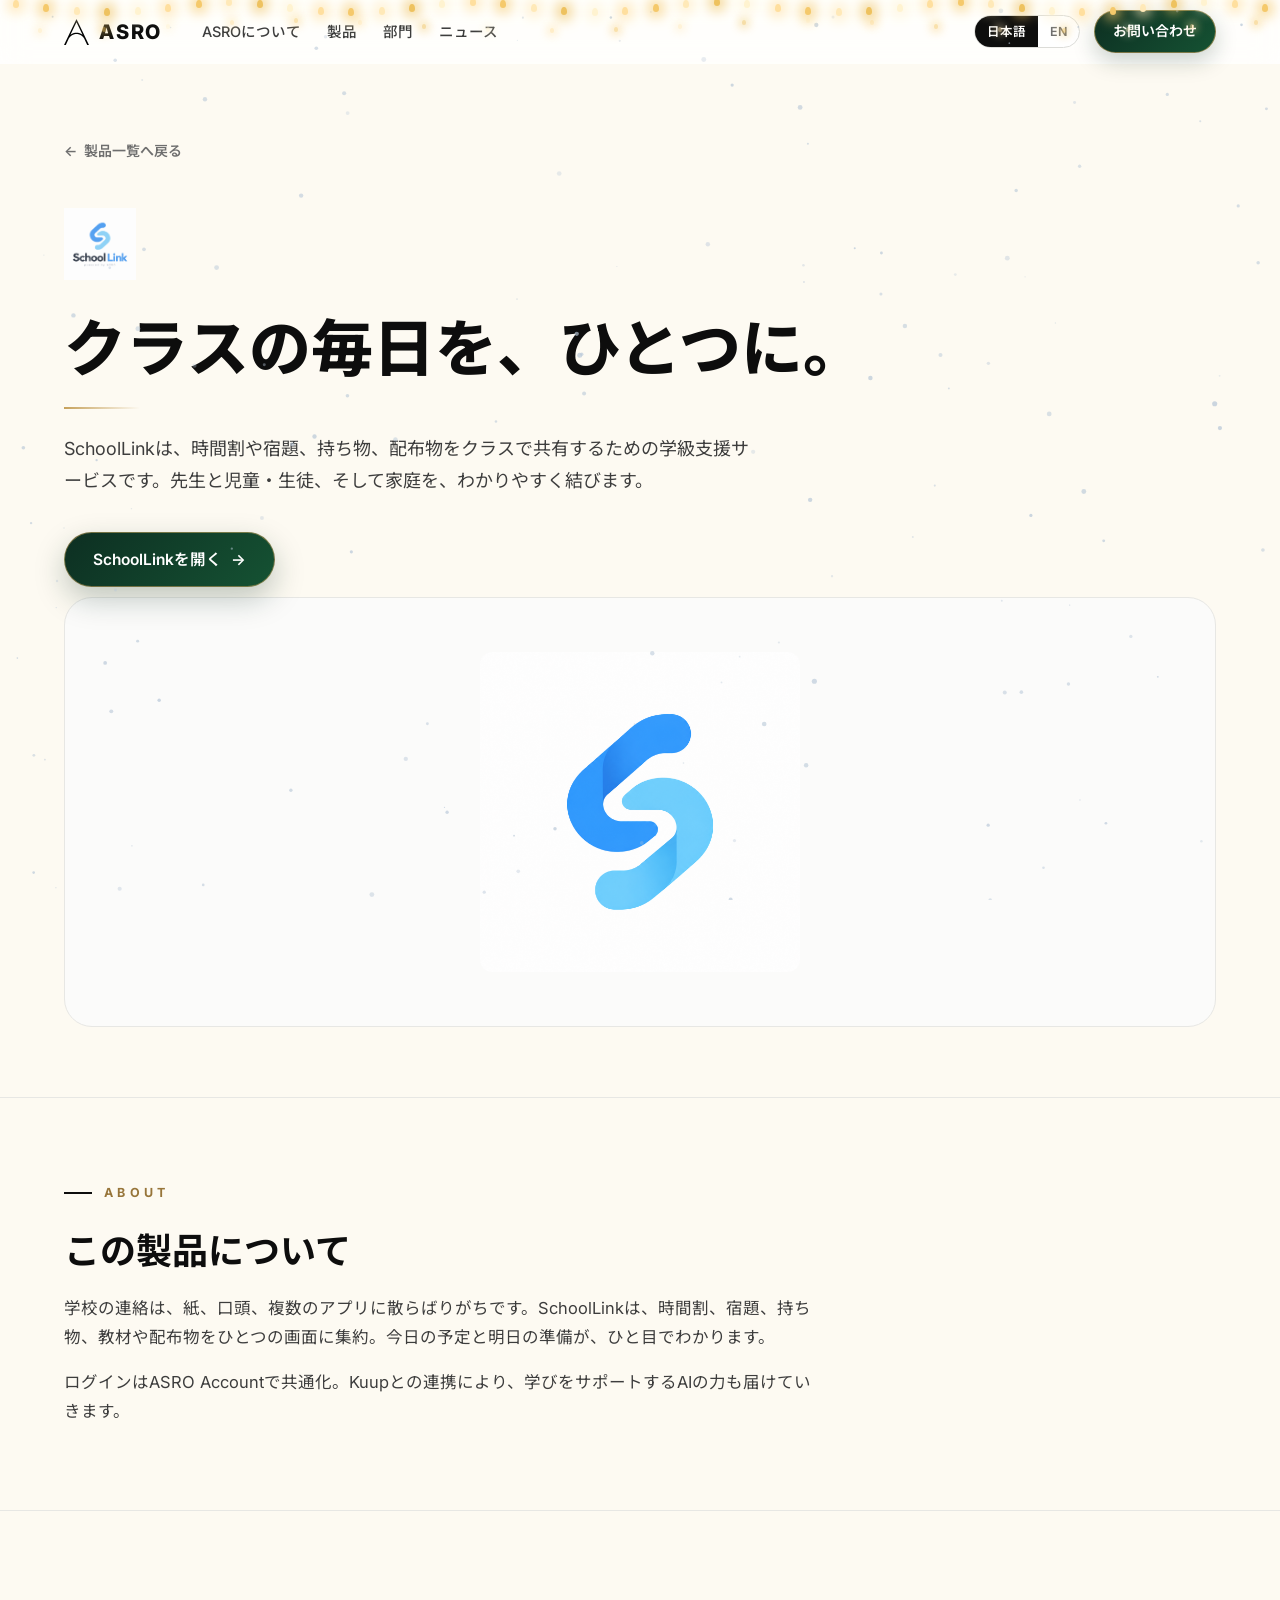
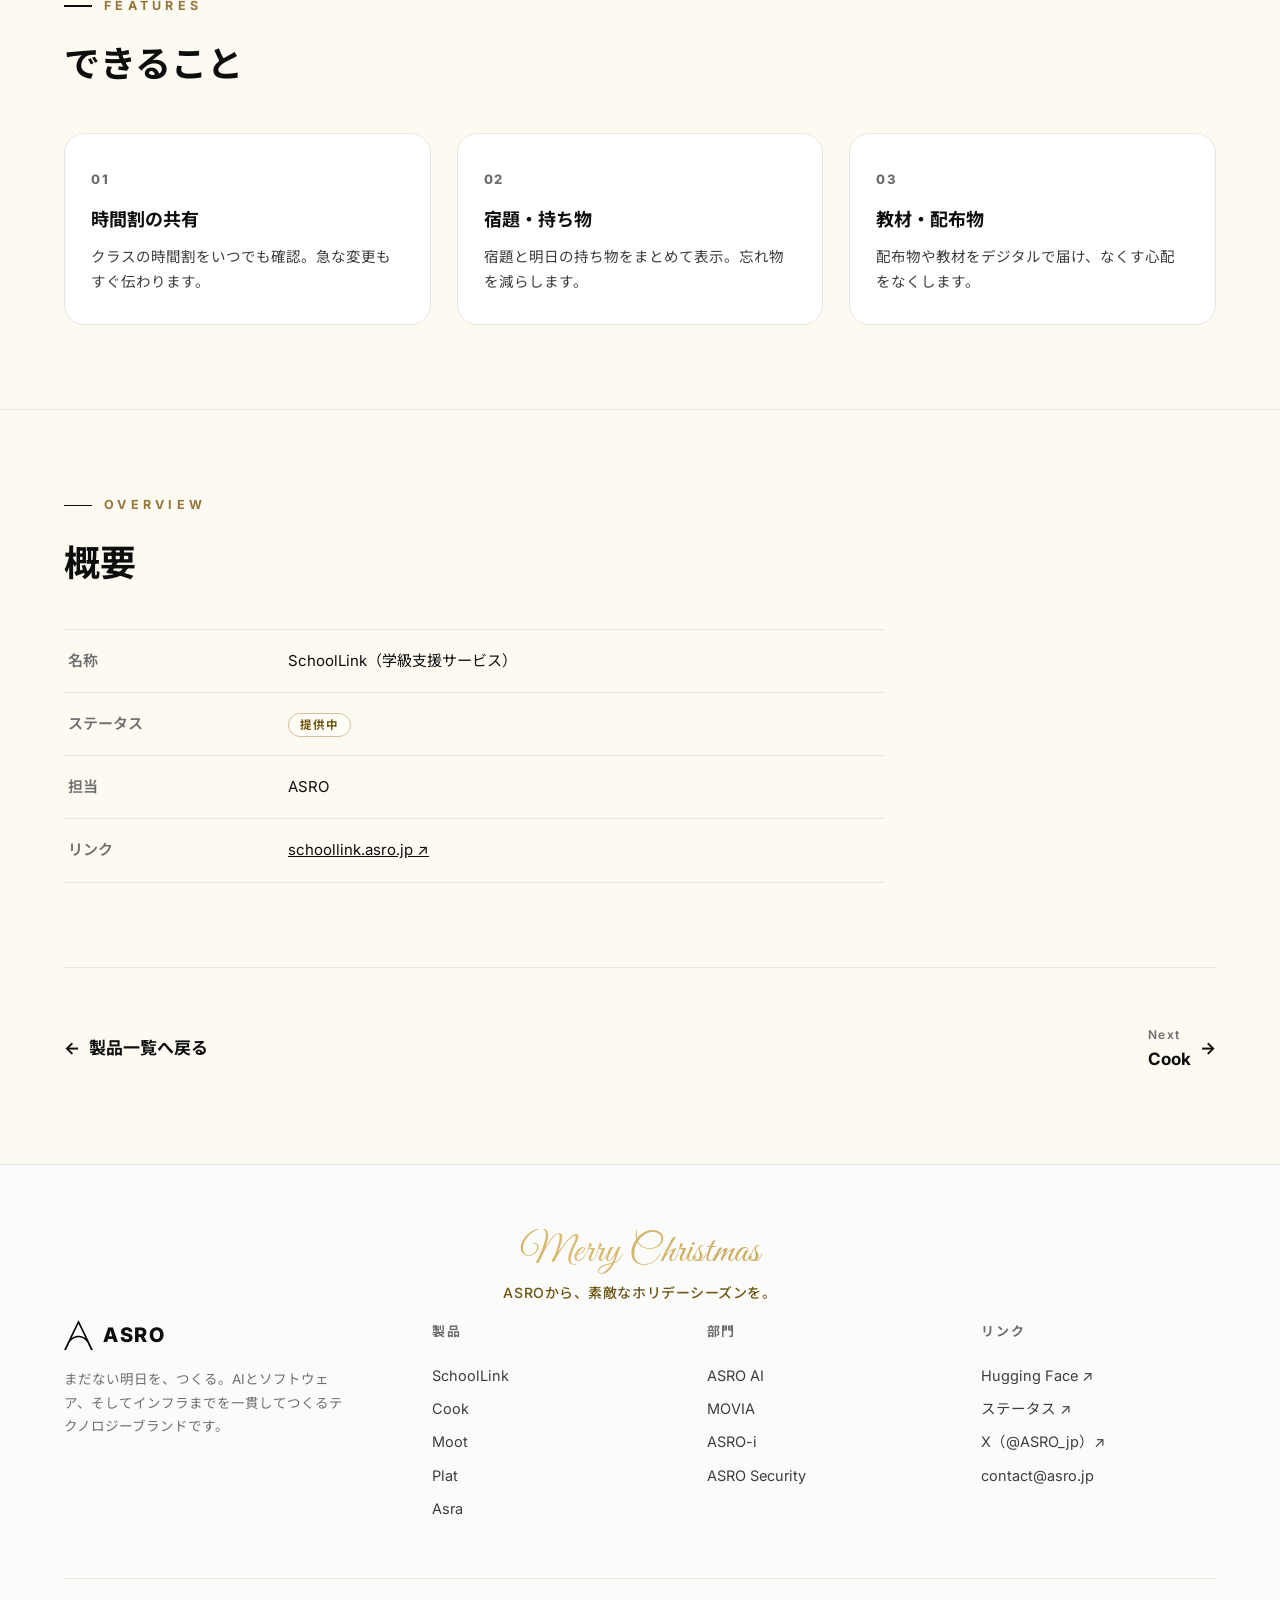
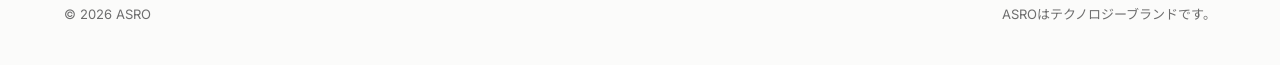
<file: products/schoollink.html>
<!doctype html>
<html lang="ja">
<head>
<meta charset="utf-8">
<meta name="viewport" content="width=device-width, initial-scale=1">
<title>SchoolLink — クラスをつなぐ学級支援サービス | ASRO</title>
<meta name="description" content="SchoolLinkは、時間割や宿題、持ち物、配布物をクラスで共有するための学級支援サービスです。">
<link rel="icon" href="../assets/brand-v1/favicon.ico" sizes="16x16 32x32 48x48 64x64">
<link rel="icon" href="../assets/brand-v1/favicon.svg" type="image/svg+xml" sizes="any">
<link rel="apple-touch-icon" href="../assets/brand-v1/app-icon-180.png">
<meta property="og:image" content="https://asro.jp/assets/brand-v1/asro-og.png">
<meta property="og:image:width" content="1200">
<meta property="og:image:height" content="630">
<meta property="og:image:alt" content="ASRO">
<link rel="preconnect" href="https://fonts.googleapis.com">
<link rel="preconnect" href="https://fonts.gstatic.com" crossorigin>
<link href="https://fonts.googleapis.com/css2?family=Inter:wght@400;500;600;700;800&family=Noto+Sans+JP:wght@400;500;700;900&display=swap" rel="stylesheet">
<link rel="stylesheet" href="../styles.css?v=20261110-brand-v1">
</head>
<body data-title-key="schoollink.meta.title">
<header class="site-header">
  <div class="header-inner">
    <a class="brand" href="../" aria-label="ASRO">
      <img class="brand-symbol" src="../assets/brand-v1/asro-black.svg" alt="">
      <span class="brand-name">ASRO</span>
    </a>
    <nav class="main-nav" aria-label="Main">
      <a href="../#about" data-i18n="nav.about">ASROについて</a>
      <a href="../#products" data-i18n="nav.products">製品</a>
      <a href="../#divisions" data-i18n="nav.divisions">部門</a>
      <a href="../#news" data-i18n="nav.news">ニュース</a>
    </nav>
    <div class="header-actions">
      <div class="lang-switch" role="group" aria-label="Language">
        <button type="button" data-lang="ja" class="active">日本語</button>
        <button type="button" data-lang="en">EN</button>
      </div>
      <a class="header-cta" href="mailto:contact@asro.jp" data-i18n="nav.contact">お問い合わせ</a>
      <button class="menu-btn" type="button" aria-label="Menu" aria-expanded="false"><span></span><span></span><span></span></button>
    </div>
  </div>
</header>
<main>
  <section class="pd-hero">
    <div class="wrap">
      <a class="back" href="../#products">← <span data-i18n="common.back">製品一覧へ戻る</span></a>
      <img class="p-logo " src="../SchoolLink%E5%85%A8%E4%BD%93.png" alt="schoollink">
      <h1 data-i18n="schoollink.h1">クラスの毎日を、ひとつに。</h1>
      <p class="lead" data-i18n="schoollink.lead">SchoolLinkは、時間割や宿題、持ち物、配布物をクラスで共有するための学級支援サービスです。先生と児童・生徒、そして家庭を、わかりやすく結びます。</p>
      <div class="hero-actions">
        <a class="btn btn-dark" href="https://schoollink.asro.jp/" target="_blank" rel="noopener"><span data-i18n="schoollink.btn.open">SchoolLinkを開く</span><span class="arrow">→</span></a>
      </div>
      <div class="pd-visual  reveal"><img src="../SchoolLink%20%E3%82%B7%E3%83%B3%E3%83%9C%E3%83%AB.png" alt="schoollink" loading="lazy"></div>
    </div>
  </section>
  <section class="pd-section">
    <div class="wrap">
      <p class="eyebrow reveal">About</p>
      <h2 class="reveal" data-i18n="pd.about.h">この製品について</h2>
      <div class="body reveal">
        <p data-i18n="schoollink.about.p1">学校の連絡は、紙、口頭、複数のアプリに散らばりがちです。SchoolLinkは、時間割、宿題、持ち物、教材や配布物をひとつの画面に集約。今日の予定と明日の準備が、ひと目でわかります。</p>
        <p data-i18n="schoollink.about.p2">ログインはASRO Accountで共通化。Kuupとの連携により、学びをサポートするAIの力も届けていきます。</p>
      </div>
    </div>
  </section>
  <section class="pd-section">
    <div class="wrap">
      <p class="eyebrow reveal">Features</p>
      <h2 class="reveal" data-i18n="pd.features">できること</h2>
      <div class="feature-list">
        <article class="feature-item reveal"><span class="num">01</span><h3 data-i18n="schoollink.f1.t">時間割の共有</h3><p data-i18n="schoollink.f1.d">クラスの時間割をいつでも確認。急な変更もすぐ伝わります。</p></article>
        <article class="feature-item reveal"><span class="num">02</span><h3 data-i18n="schoollink.f2.t">宿題・持ち物</h3><p data-i18n="schoollink.f2.d">宿題と明日の持ち物をまとめて表示。忘れ物を減らします。</p></article>
        <article class="feature-item reveal"><span class="num">03</span><h3 data-i18n="schoollink.f3.t">教材・配布物</h3><p data-i18n="schoollink.f3.d">配布物や教材をデジタルで届け、なくす心配をなくします。</p></article>
      </div>
    </div>
  </section>
  <section class="pd-section">
    <div class="wrap">
      <p class="eyebrow reveal">Overview</p>
      <h2 class="reveal" data-i18n="common.facts">概要</h2>
      <dl class="fact-table reveal">
        <div class="fact-row"><dt data-i18n="common.fact.name">名称</dt><dd><span data-i18n="schoollink.fact.name">SchoolLink（学級支援サービス）</span></dd></div>
        <div class="fact-row"><dt data-i18n="common.fact.status">ステータス</dt><dd><span class="chip live" data-i18n="common.status.live">提供中</span></dd></div>
        <div class="fact-row"><dt data-i18n="common.fact.by">担当</dt><dd><span data-i18n="schoollink.fact.by">ASRO</span></dd></div>
        <div class="fact-row"><dt data-i18n="common.fact.link">リンク</dt><dd><a href="https://schoollink.asro.jp/" target="_blank" rel="noopener" style="text-decoration:underline">schoollink.asro.jp ↗</a></dd></div>
      </dl>
    </div>
  </section>
  <div class="wrap"><nav class="next-nav">
    <a href="../#products">← <span data-i18n="common.back">製品一覧へ戻る</span></a>
    <a href="cook.html"><span><small>Next</small><span data-i18n="schoollink.next"></span></span><span class="arrow">→</span></a>
  </nav></div>
</main>

<footer class="site-footer">
  <div class="wrap">
    <p class="xmas-note"><span class="xmas-script">Merry Christmas</span><span data-i18n="xmas.foot">ASROから、素敵なホリデーシーズンを。</span></p>
    <div class="footer-grid">
      <div>
        <div class="footer-brand"><img src="../assets/brand-v1/asro-black.svg" alt=""><span class="brand-name">ASRO</span></div>
        <p data-i18n="footer.tagline">まだない明日を、つくる。AIとソフトウェア、そしてインフラまでを一貫してつくるテクノロジーブランドです。</p>
      </div>
      <div class="footer-col">
        <h4 data-i18n="footer.products">製品</h4>
        <a href="schoollink.html">SchoolLink</a>
        <a href="cook.html">Cook</a>
        <a href="moot.html">Moot</a>
        <a href="plat.html">Plat</a>
        <a href="/pico-1.5.html">Asra</a>
      </div>
      <div class="footer-col">
        <h4 data-i18n="footer.divisions">部門</h4>
        <a href="../#divisions">ASRO AI</a>
        <a href="../#divisions">MOVIA</a>
        <a href="../#divisions">ASRO-i</a>
        <a href="security.html">ASRO Security</a>
      </div>
      <div class="footer-col">
        <h4 data-i18n="footer.links">リンク</h4>
        <a href="https://huggingface.co/ASRO-JP" target="_blank" rel="noopener">Hugging Face ↗</a>
        <a href="https://status.asro.jp/" target="_blank" rel="noopener"><span data-i18n="footer.status">ステータス</span> ↗</a>
        <a href="https://x.com/ASRO_jp" target="_blank" rel="noopener">X（@ASRO_jp）↗</a>
        <a href="mailto:contact@asro.jp">contact@asro.jp</a>
      </div>
    </div>
    <div class="footer-bottom">
      <span data-i18n="footer.rights">© 2026 ASRO</span>
      <span data-i18n="footer.note">ASROはテクノロジーブランドです。</span>
    </div>
  </div>
</footer>
<script src="../site.js?v=20261111-kuup-testing"></script>
</body>
</html>
</file>
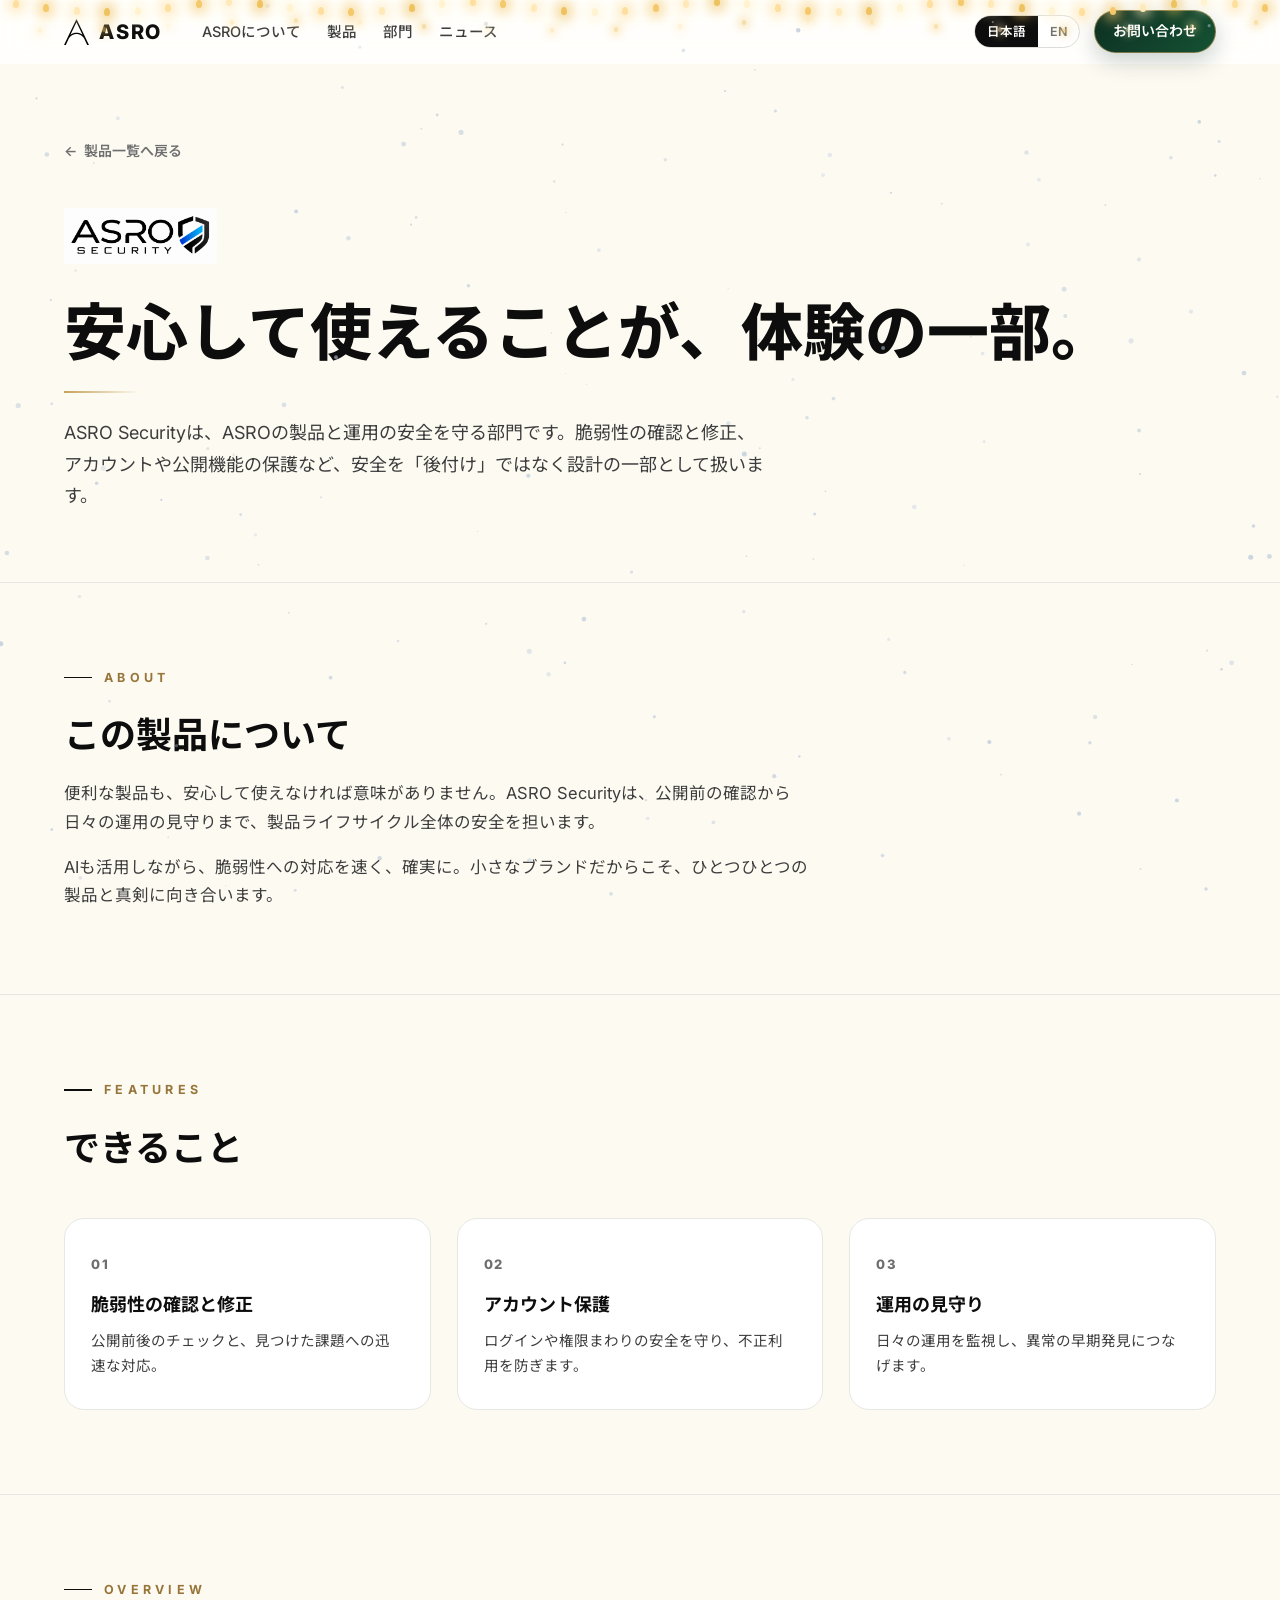
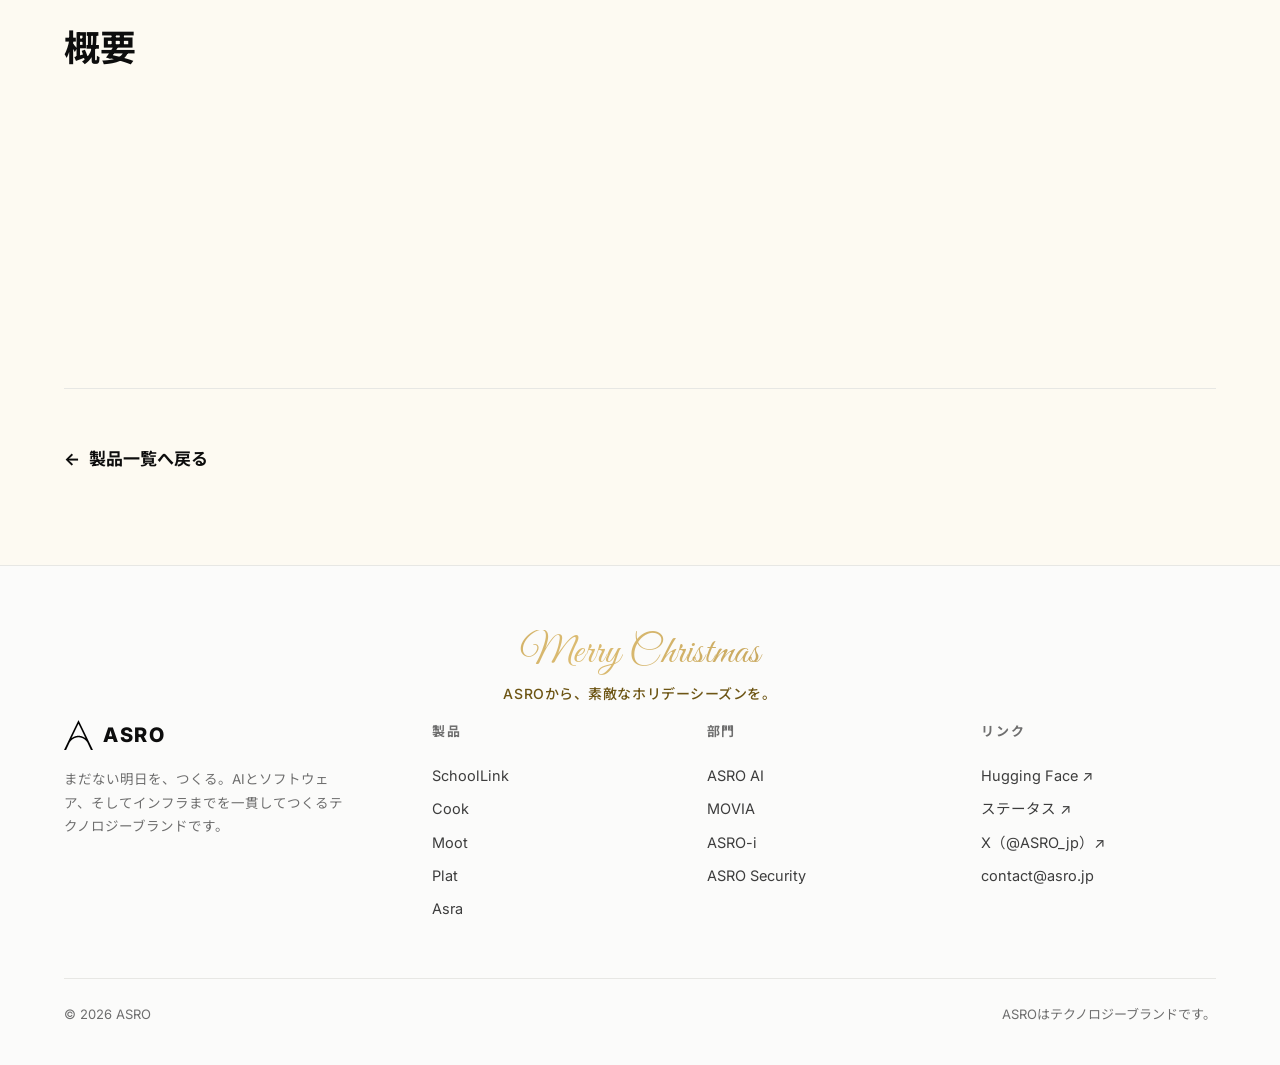
<file: products/security.html>
<!doctype html>
<html lang="ja">
<head>
<meta charset="utf-8">
<meta name="viewport" content="width=device-width, initial-scale=1">
<title>ASRO Security — 安全を守る部門 | ASRO</title>
<meta name="description" content="ASRO Securityは、ASROの製品と運用の安全を守る部門です。脆弱性の確認と修正、アカウントや公開機能の保護を担います。">
<link rel="icon" href="../assets/brand-v1/favicon.ico" sizes="16x16 32x32 48x48 64x64">
<link rel="icon" href="../assets/brand-v1/favicon.svg" type="image/svg+xml" sizes="any">
<link rel="apple-touch-icon" href="../assets/brand-v1/app-icon-180.png">
<meta property="og:image" content="https://asro.jp/assets/brand-v1/asro-og.png">
<meta property="og:image:width" content="1200">
<meta property="og:image:height" content="630">
<meta property="og:image:alt" content="ASRO">
<link rel="preconnect" href="https://fonts.googleapis.com">
<link rel="preconnect" href="https://fonts.gstatic.com" crossorigin>
<link href="https://fonts.googleapis.com/css2?family=Inter:wght@400;500;600;700;800&family=Noto+Sans+JP:wght@400;500;700;900&display=swap" rel="stylesheet">
<link rel="stylesheet" href="../styles.css?v=20261110-brand-v1">
</head>
<body data-title-key="security.meta.title">
<header class="site-header">
  <div class="header-inner">
    <a class="brand" href="../" aria-label="ASRO">
      <img class="brand-symbol" src="../assets/brand-v1/asro-black.svg" alt="">
      <span class="brand-name">ASRO</span>
    </a>
    <nav class="main-nav" aria-label="Main">
      <a href="../#about" data-i18n="nav.about">ASROについて</a>
      <a href="../#products" data-i18n="nav.products">製品</a>
      <a href="../#divisions" data-i18n="nav.divisions">部門</a>
      <a href="../#news" data-i18n="nav.news">ニュース</a>
    </nav>
    <div class="header-actions">
      <div class="lang-switch" role="group" aria-label="Language">
        <button type="button" data-lang="ja" class="active">日本語</button>
        <button type="button" data-lang="en">EN</button>
      </div>
      <a class="header-cta" href="mailto:contact@asro.jp" data-i18n="nav.contact">お問い合わせ</a>
      <button class="menu-btn" type="button" aria-label="Menu" aria-expanded="false"><span></span><span></span><span></span></button>
    </div>
  </div>
</header>
<main>
  <section class="pd-hero">
    <div class="wrap">
      <a class="back" href="../#products">← <span data-i18n="common.back">製品一覧へ戻る</span></a>
      <img class="p-logo wide" src="../ASRO%20security.png" alt="security">
      <h1 data-i18n="security.h1">安心して使えることが、体験の一部。</h1>
      <p class="lead" data-i18n="security.lead">ASRO Securityは、ASROの製品と運用の安全を守る部門です。脆弱性の確認と修正、アカウントや公開機能の保護など、安全を「後付け」ではなく設計の一部として扱います。</p>
    </div>
  </section>
  <section class="pd-section">
    <div class="wrap">
      <p class="eyebrow reveal">About</p>
      <h2 class="reveal" data-i18n="pd.about.h">この製品について</h2>
      <div class="body reveal">
        <p data-i18n="security.about.p1">便利な製品も、安心して使えなければ意味がありません。ASRO Securityは、公開前の確認から日々の運用の見守りまで、製品ライフサイクル全体の安全を担います。</p>
        <p data-i18n="security.about.p2">AIも活用しながら、脆弱性への対応を速く、確実に。小さなブランドだからこそ、ひとつひとつの製品と真剣に向き合います。</p>
      </div>
    </div>
  </section>
  <section class="pd-section">
    <div class="wrap">
      <p class="eyebrow reveal">Features</p>
      <h2 class="reveal" data-i18n="pd.features">できること</h2>
      <div class="feature-list">
        <article class="feature-item reveal"><span class="num">01</span><h3 data-i18n="security.f1.t">脆弱性の確認と修正</h3><p data-i18n="security.f1.d">公開前後のチェックと、見つけた課題への迅速な対応。</p></article>
        <article class="feature-item reveal"><span class="num">02</span><h3 data-i18n="security.f2.t">アカウント保護</h3><p data-i18n="security.f2.d">ログインや権限まわりの安全を守り、不正利用を防ぎます。</p></article>
        <article class="feature-item reveal"><span class="num">03</span><h3 data-i18n="security.f3.t">運用の見守り</h3><p data-i18n="security.f3.d">日々の運用を監視し、異常の早期発見につなげます。</p></article>
      </div>
    </div>
  </section>
  <section class="pd-section">
    <div class="wrap">
      <p class="eyebrow reveal">Overview</p>
      <h2 class="reveal" data-i18n="common.facts">概要</h2>
      <dl class="fact-table reveal">
        <div class="fact-row"><dt data-i18n="common.fact.name">名称</dt><dd><span data-i18n="security.fact.name">ASRO Security（セキュリティ部門）</span></dd></div>
        <div class="fact-row"><dt data-i18n="common.fact.status">ステータス</dt><dd><span class="chip live" data-i18n="common.status.ops">稼働中</span></dd></div>
        <div class="fact-row"><dt data-i18n="common.fact.by">担当</dt><dd><span data-i18n="security.fact.by">ASRO Security</span></dd></div>
      </dl>
    </div>
  </section>
  <div class="wrap"><nav class="next-nav">
    <a href="../#products">← <span data-i18n="common.back">製品一覧へ戻る</span></a>
  </nav></div>
</main>

<footer class="site-footer">
  <div class="wrap">
    <p class="xmas-note"><span class="xmas-script">Merry Christmas</span><span data-i18n="xmas.foot">ASROから、素敵なホリデーシーズンを。</span></p>
    <div class="footer-grid">
      <div>
        <div class="footer-brand"><img src="../assets/brand-v1/asro-black.svg" alt=""><span class="brand-name">ASRO</span></div>
        <p data-i18n="footer.tagline">まだない明日を、つくる。AIとソフトウェア、そしてインフラまでを一貫してつくるテクノロジーブランドです。</p>
      </div>
      <div class="footer-col">
        <h4 data-i18n="footer.products">製品</h4>
        <a href="schoollink.html">SchoolLink</a>
        <a href="cook.html">Cook</a>
        <a href="moot.html">Moot</a>
        <a href="plat.html">Plat</a>
        <a href="/pico-1.5.html">Asra</a>
      </div>
      <div class="footer-col">
        <h4 data-i18n="footer.divisions">部門</h4>
        <a href="../#divisions">ASRO AI</a>
        <a href="../#divisions">MOVIA</a>
        <a href="../#divisions">ASRO-i</a>
        <a href="security.html">ASRO Security</a>
      </div>
      <div class="footer-col">
        <h4 data-i18n="footer.links">リンク</h4>
        <a href="https://huggingface.co/ASRO-JP" target="_blank" rel="noopener">Hugging Face ↗</a>
        <a href="https://status.asro.jp/" target="_blank" rel="noopener"><span data-i18n="footer.status">ステータス</span> ↗</a>
        <a href="https://x.com/ASRO_jp" target="_blank" rel="noopener">X（@ASRO_jp）↗</a>
        <a href="mailto:contact@asro.jp">contact@asro.jp</a>
      </div>
    </div>
    <div class="footer-bottom">
      <span data-i18n="footer.rights">© 2026 ASRO</span>
      <span data-i18n="footer.note">ASROはテクノロジーブランドです。</span>
    </div>
  </div>
</footer>
<script src="../site.js?v=20261111-kuup-testing"></script>
</body>
</html>
</file>
<file: styles.css>
/* ASRO — new official site (staging build in Pages-Home)
   Bright, monochrome, OpenAI-inspired. Shared by all pages. */

:root{
  --bg:#ffffff;
  --bg-soft:#f7f7f5;
  --bg-softer:#fbfbfa;
  --ink:#0d0d0d;
  --ink-2:#3d3d3d;
  --ink-3:#6e6e6e;
  --line:#e7e7e4;
  --line-2:#dcdcd8;
  --navy:#232c4b;
  --radius:20px;
  --maxw:1200px;
  --header-h:64px;
  --font:"Inter","Hiragino Kaku Gothic ProN","Hiragino Sans","Noto Sans JP",-apple-system,BlinkMacSystemFont,"Segoe UI",sans-serif;
}

*{margin:0;padding:0;box-sizing:border-box}
html{scroll-behavior:smooth}
body{
  font-family:var(--font);
  background:var(--bg);
  color:var(--ink);
  line-height:1.75;
  -webkit-font-smoothing:antialiased;
  text-rendering:optimizeLegibility;
  overflow-x:hidden;
}
img{max-width:100%;display:block}
a{color:inherit;text-decoration:none}
::selection{background:#0d0d0d;color:#fff}

/* ---------- header ---------- */
.site-header{
  position:fixed;inset:0 0 auto 0;height:var(--header-h);z-index:100;
  display:flex;align-items:center;
  background:rgba(255,255,255,.82);
  backdrop-filter:saturate(180%) blur(14px);
  -webkit-backdrop-filter:saturate(180%) blur(14px);
  border-bottom:1px solid transparent;
  transition:border-color .3s ease, background .3s ease;
}
.site-header.scrolled{border-bottom-color:var(--line)}
.header-inner{
  width:100%;max-width:var(--maxw);margin:0 auto;padding:0 24px;
  display:flex;align-items:center;gap:28px;
}
.brand{display:flex;align-items:center;gap:10px;flex:none}
.brand img{height:26px;width:auto}
.brand .brand-symbol{height:26px}
.brand-name{font-size:20px;font-weight:800;letter-spacing:.09em;line-height:1}
.main-nav{display:flex;gap:26px;margin-left:12px}
.main-nav a{font-size:14.5px;color:var(--ink-2);font-weight:500;position:relative;padding:4px 0}
.main-nav a::after{
  content:"";position:absolute;left:0;bottom:0;height:1.5px;width:100%;
  background:var(--ink);transform:scaleX(0);transform-origin:right;transition:transform .35s cubic-bezier(.65,0,.35,1);
}
.main-nav a:hover{color:var(--ink)}
.main-nav a:hover::after{transform:scaleX(1);transform-origin:left}
.header-actions{margin-left:auto;display:flex;align-items:center;gap:14px;flex:none}
.lang-switch{
  display:flex;border:1px solid var(--line-2);border-radius:999px;overflow:hidden;background:#fff;
}
.lang-switch button{
  appearance:none;border:0;background:transparent;cursor:pointer;
  font:inherit;font-size:12.5px;font-weight:600;padding:5px 12px;color:var(--ink-3);
  transition:background .25s,color .25s;
}
.lang-switch button.active{background:var(--ink);color:#fff}
.header-cta{
  font-size:14px;font-weight:600;background:var(--ink);color:#fff;
  padding:8px 18px;border-radius:999px;transition:opacity .25s, transform .25s;
}
.header-cta:hover{opacity:.82}
.menu-btn{display:none;margin-left:auto;background:none;border:0;cursor:pointer;padding:8px}
.menu-btn span{display:block;width:22px;height:2px;background:var(--ink);margin:5px 0;transition:.3s}

/* ---------- layout ---------- */
.wrap{max-width:var(--maxw);margin:0 auto;padding:0 24px}
section{position:relative}
.section-pad{padding:120px 0}
.eyebrow{
  font-size:12.5px;font-weight:700;letter-spacing:.22em;text-transform:uppercase;color:var(--ink-3);
  display:flex;align-items:center;gap:12px;margin-bottom:22px;
}
.eyebrow::before{content:"";width:28px;height:1.5px;background:var(--ink);display:inline-block}
.section-title{font-size:clamp(30px,4.4vw,50px);font-weight:700;line-height:1.28;letter-spacing:.01em}
.section-lead{margin-top:20px;font-size:17px;color:var(--ink-2);max-width:720px}

/* ---------- hero ---------- */
.hero{padding:calc(var(--header-h) + 84px) 0 110px;overflow:hidden}
.hero-bg{position:absolute;inset:0;pointer-events:none}
.hero-bg::before{
  content:"";position:absolute;width:900px;height:900px;right:-260px;top:-320px;border-radius:50%;
  background:radial-gradient(circle at center, rgba(35,44,75,.10), rgba(35,44,75,0) 62%);
  animation:drift 16s ease-in-out infinite alternate;
}
.hero-bg::after{
  content:"";position:absolute;width:640px;height:640px;left:-220px;bottom:-360px;border-radius:50%;
  background:radial-gradient(circle at center, rgba(120,140,190,.12), rgba(120,140,190,0) 62%);
  animation:drift 20s ease-in-out infinite alternate-reverse;
}
@keyframes drift{from{transform:translate(0,0) scale(1)}to{transform:translate(-46px,30px) scale(1.06)}}
.hero-inner{position:relative}
.hero-logo{height:78px;width:auto;margin-bottom:44px}
.hero h1{
  font-size:clamp(44px,7.6vw,96px);font-weight:800;line-height:1.16;letter-spacing:.005em;
}
.hero h1 .line{display:block;overflow:hidden}
.hero h1 .line>span{display:inline-block;transform:translateY(110%);animation:riseUp 1s cubic-bezier(.19,1,.22,1) forwards}
.hero h1 .line:nth-child(2)>span{animation-delay:.12s}
@keyframes riseUp{to{transform:translateY(0)}}
.hero-sub{margin-top:30px;font-size:clamp(16px,2vw,19.5px);color:var(--ink-2);max-width:640px}
.hero-actions{margin-top:42px;display:flex;gap:14px;flex-wrap:wrap}
.btn{
  display:inline-flex;align-items:center;gap:9px;font-weight:600;font-size:15.5px;
  padding:13px 28px;border-radius:999px;transition:transform .25s, opacity .25s, background .25s, color .25s;
}
.btn:hover{transform:translateY(-2px)}
.btn-dark{background:var(--ink);color:#fff}
.btn-dark:hover{opacity:.85}
.btn-light{background:#fff;color:var(--ink);border:1px solid var(--line-2)}
.btn-light:hover{background:var(--bg-soft)}
.btn .arrow{transition:transform .25s}
.btn:hover .arrow{transform:translateX(3px)}
.hero-meta{margin-top:64px;display:flex;gap:34px;flex-wrap:wrap;color:var(--ink-3);font-size:13.5px;font-weight:600;letter-spacing:.06em}
.hero-meta span{display:flex;align-items:center;gap:9px}
.hero-meta i{width:7px;height:7px;border-radius:50%;background:var(--ink);display:inline-block;opacity:.75}

/* ---------- marquee ---------- */
.marquee{border-top:1px solid var(--line);border-bottom:1px solid var(--line);padding:26px 0;overflow:hidden;background:var(--bg-softer)}
.marquee-track{display:flex;gap:74px;width:max-content;animation:marquee 30s linear infinite;align-items:center}
.marquee:hover .marquee-track{animation-play-state:paused}
.marquee-track img{height:26px;width:auto;opacity:.88;flex:none}
.marquee-brand{display:inline-flex;align-items:center;gap:9px;flex:none}
.marquee-brand .marquee-brand-dark{display:none}
html.xmas .marquee-brand .marquee-brand-light,html.newyear .marquee-brand .marquee-brand-light{display:none}
html.xmas .marquee-brand .marquee-brand-dark,html.newyear .marquee-brand .marquee-brand-dark{display:block}
html.xmas .marquee-brand,html.newyear .marquee-brand{color:#fff}
@keyframes marquee{to{transform:translateX(-50%)}}

/* ---------- about / philosophy ---------- */
.about-grid{display:grid;grid-template-columns:1.15fr .85fr;gap:64px;align-items:start}
.about-big{font-size:clamp(25px,3.2vw,36px);font-weight:700;line-height:1.55}
.about-text{color:var(--ink-2);font-size:16.5px}
.about-text p+p{margin-top:18px}
.about-symbol{width:120px;margin-bottom:28px}

/* ---------- products ---------- */
.products{background:var(--bg-soft);border-top:1px solid var(--line);border-bottom:1px solid var(--line)}
.feature-card{
  margin-top:56px;background:#fff;border:1px solid var(--line);border-radius:28px;
  padding:52px;display:grid;grid-template-columns:1fr 1fr;gap:48px;align-items:center;
  transition:box-shadow .4s ease, transform .4s ease;
}
.feature-card:hover{box-shadow:0 24px 60px rgba(13,13,13,.08);transform:translateY(-4px)}
.feature-card .p-logo{height:64px;width:auto;margin-bottom:26px}
.feature-card h3{font-size:30px;font-weight:700;line-height:1.35}
.feature-card p{margin-top:16px;color:var(--ink-2);font-size:16px}
.feature-visual{
  border-radius:20px;background:var(--bg-softer);border:1px solid var(--line);
  min-height:280px;display:flex;align-items:center;justify-content:center;padding:36px;
}
.feature-visual img{max-height:230px;width:auto}
.product-grid{margin-top:26px;display:grid;grid-template-columns:repeat(3,1fr);gap:26px}
.product-card{
  background:#fff;border:1px solid var(--line);border-radius:24px;padding:36px 32px;
  display:flex;flex-direction:column;min-height:300px;
  transition:box-shadow .35s ease, transform .35s ease, border-color .35s;
}
.product-card:hover{box-shadow:0 18px 44px rgba(13,13,13,.07);transform:translateY(-4px);border-color:var(--line-2)}
.product-card .p-logo{height:40px;width:auto;align-self:flex-start;margin-bottom:22px}
.product-card .p-logo.tall{height:52px}
.product-card h3{font-size:21px;font-weight:700}
.product-card p{margin-top:10px;color:var(--ink-2);font-size:14.5px;flex:1}
.card-top{display:flex;align-items:flex-start;justify-content:space-between;gap:12px}
.chip{
  flex:none;font-size:11.5px;font-weight:700;letter-spacing:.08em;padding:4px 11px;border-radius:999px;
  border:1px solid var(--line-2);color:var(--ink-2);background:#fff;
}
.chip.live{background:var(--ink);color:#fff;border-color:var(--ink)}
.chip.paused{background:#f1efe9;color:#7a6a35;border-color:#e4ddc4}
.card-link{margin-top:22px;font-size:14.5px;font-weight:600;display:inline-flex;gap:7px;align-items:center}
.card-link .arrow{transition:transform .25s}
.product-card:hover .card-link .arrow,.feature-card:hover .card-link .arrow{transform:translateX(3px)}
.product-visual{border-radius:16px;overflow:hidden;margin-bottom:22px;border:1px solid var(--line)}
.product-visual img{width:100%;height:170px;object-fit:cover}

/* ---------- divisions ---------- */
.division-grid{margin-top:56px;display:grid;grid-template-columns:repeat(4,1fr);gap:26px}
.division-card{border:1px solid var(--line);border-radius:24px;padding:34px 28px;background:#fff;transition:box-shadow .35s, transform .35s}
.division-card:hover{box-shadow:0 16px 38px rgba(13,13,13,.06);transform:translateY(-3px)}
.division-card img{height:34px;width:auto;margin-bottom:20px}
.division-card img.square{height:56px}
.division-card h3{font-size:17.5px;font-weight:700}
.division-card p{margin-top:8px;font-size:14px;color:var(--ink-2)}

/* ---------- asra band ---------- */
.asra-band{background:#0d0d0d;color:#fff;border-radius:32px;padding:76px 60px;overflow:hidden;position:relative}
.asra-band::before{
  content:"";position:absolute;width:700px;height:700px;right:-240px;top:-300px;border-radius:50%;
  background:radial-gradient(circle, rgba(110,140,220,.28), rgba(110,140,220,0) 62%);
}
.asra-band .eyebrow{color:#9a9a9a}
.asra-band .eyebrow::before{background:#fff}
.asra-band h2{font-size:clamp(28px,4vw,46px);font-weight:700;line-height:1.35;max-width:640px;position:relative}
.asra-band p{margin-top:18px;color:#c9c9c9;max-width:600px;position:relative}
.asra-logo-card{
  display:inline-flex;background:#fff;border-radius:16px;padding:18px 26px;margin-bottom:34px;position:relative;
}
.asra-logo-card img{height:44px;width:auto}
.asra-band .btn-light{background:#fff;border-color:#fff}

/* ---------- news ---------- */
.news-list{margin-top:48px;border-top:1px solid var(--line)}
.news-item{
  display:grid;grid-template-columns:130px 110px 1fr;gap:22px;align-items:baseline;
  padding:26px 6px;border-bottom:1px solid var(--line);transition:background .25s, padding-left .25s;
}
.news-item:hover{background:var(--bg-softer);padding-left:14px}
.news-date{font-size:14px;color:var(--ink-3);font-weight:600;letter-spacing:.04em}
.news-tag{font-size:11.5px;font-weight:700;letter-spacing:.1em;border:1px solid var(--line-2);border-radius:999px;padding:3px 10px;text-align:center;color:var(--ink-2)}
.news-item h3{font-size:16.5px;font-weight:600}
.news-item p{grid-column:3;color:var(--ink-3);font-size:14px;margin-top:2px}

/* ---------- cta / footer ---------- */
.cta{text-align:center;padding:130px 0}
.cta img{height:74px;width:auto;margin:0 auto 36px}
.cta h2{font-size:clamp(30px,4.6vw,54px);font-weight:800;line-height:1.3}
.cta p{margin:20px auto 0;color:var(--ink-2);max-width:520px}
.cta .btn{margin-top:38px}
.site-footer{border-top:1px solid var(--line);background:var(--bg-softer);padding:64px 0 40px}
.footer-grid{display:grid;grid-template-columns:1.4fr 1fr 1fr 1fr;gap:40px}
.footer-brand{display:flex;align-items:center;gap:10px;margin-bottom:18px}
.footer-brand img{height:30px;width:auto}
.footer-grid p{font-size:13.5px;color:var(--ink-3);max-width:280px}
.footer-col h4{font-size:13px;font-weight:700;letter-spacing:.12em;text-transform:uppercase;color:var(--ink-3);margin-bottom:16px}
.footer-col a{display:block;font-size:14.5px;color:var(--ink-2);padding:4px 0}
.footer-col a:hover{color:var(--ink);text-decoration:underline}
.footer-bottom{margin-top:52px;padding-top:24px;border-top:1px solid var(--line);display:flex;justify-content:space-between;gap:16px;flex-wrap:wrap;font-size:13px;color:var(--ink-3)}

/* ---------- product detail pages ---------- */
.pd-hero{padding:calc(var(--header-h) + 72px) 0 70px}
.pd-hero .back{font-size:14px;color:var(--ink-3);font-weight:600;display:inline-flex;gap:7px;margin-bottom:44px}
.pd-hero .back:hover{color:var(--ink)}
.pd-hero .p-logo{height:72px;width:auto;margin-bottom:30px}
.pd-hero .p-logo.wide{height:56px}
.pd-hero h1{font-size:clamp(34px,5.4vw,62px);font-weight:800;line-height:1.25}
.pd-hero .lead{margin-top:24px;font-size:18px;color:var(--ink-2);max-width:700px}
.pd-hero .hero-actions{margin-top:36px}
.pd-visual{margin:10px 0 0;border:1px solid var(--line);border-radius:28px;background:var(--bg-softer);padding:54px;display:flex;justify-content:center}
.pd-visual img{max-height:320px;width:auto;border-radius:12px}
.pd-visual.fill{padding:0;overflow:hidden}
.pd-visual.fill img{width:100%;max-height:440px;object-fit:cover;border-radius:0}
.pd-section{padding:84px 0;border-top:1px solid var(--line)}
.pd-section h2{font-size:clamp(24px,3.4vw,36px);font-weight:700;line-height:1.4}
.pd-section .body{margin-top:18px;color:var(--ink-2);font-size:16.5px;max-width:760px}
.pd-section .body p+p{margin-top:16px}
.feature-list{margin-top:44px;display:grid;grid-template-columns:repeat(3,1fr);gap:26px}
.feature-item{border:1px solid var(--line);border-radius:20px;padding:30px 26px;background:#fff}
.feature-item .num{font-size:13px;font-weight:800;letter-spacing:.14em;color:var(--ink-3)}
.feature-item h3{margin-top:12px;font-size:18px;font-weight:700}
.feature-item p{margin-top:8px;font-size:14.5px;color:var(--ink-2)}
.fact-table{margin-top:40px;border-top:1px solid var(--line);max-width:820px}
.fact-row{display:grid;grid-template-columns:200px 1fr;gap:20px;padding:18px 4px;border-bottom:1px solid var(--line);font-size:15px}
.fact-row dt{color:var(--ink-3);font-weight:600}
.fact-row dd{color:var(--ink)}
.next-nav{border-top:1px solid var(--line);padding:56px 0 90px;display:flex;justify-content:space-between;gap:20px;flex-wrap:wrap}
.next-nav a{font-weight:700;font-size:17px;display:inline-flex;gap:9px;align-items:center}
.next-nav a small{display:block;font-size:12px;color:var(--ink-3);font-weight:600;letter-spacing:.12em}
.next-nav a:hover .arrow{transform:translateX(3px)}
.next-nav .arrow{transition:transform .25s}

/* ---------- reveal animation ---------- */
.reveal{opacity:0;transform:translateY(34px);transition:opacity .9s cubic-bezier(.19,1,.22,1), transform .9s cubic-bezier(.19,1,.22,1)}
.reveal.in{opacity:1;transform:none}
.reveal.d1{transition-delay:.08s}.reveal.d2{transition-delay:.16s}.reveal.d3{transition-delay:.24s}
@media (prefers-reduced-motion: reduce){
  *,*::before,*::after{animation-duration:.01ms!important;animation-iteration-count:1!important;transition-duration:.01ms!important}
  .reveal{opacity:1;transform:none}
  html{scroll-behavior:auto}
}

/* ---------- responsive ---------- */
@media (max-width:1020px){
  .product-grid{grid-template-columns:repeat(2,1fr)}
  .division-grid{grid-template-columns:repeat(2,1fr)}
  .feature-list{grid-template-columns:repeat(2,1fr)}
  .footer-grid{grid-template-columns:1fr 1fr}
}
@media (max-width:760px){
  .section-pad{padding:84px 0}  .main-nav{
    position:fixed;inset:var(--header-h) 0 auto 0;background:#fff;border-bottom:1px solid var(--line);
    flex-direction:column;gap:0;padding:10px 24px 18px;margin:0;display:none;
  }
  .main-nav.open{display:flex}
  .main-nav a{padding:11px 0;border-bottom:1px solid var(--bg-soft);font-size:16px}
  .menu-btn{display:block}
  .header-cta{display:none}
  .about-grid{grid-template-columns:1fr;gap:36px}
  .feature-card{grid-template-columns:1fr;padding:36px 28px}
  .product-grid{grid-template-columns:1fr}
  .division-grid{grid-template-columns:1fr}
  .feature-list{grid-template-columns:1fr}
  .asra-band{padding:52px 28px}
  .news-item{grid-template-columns:1fr;gap:6px}
  .news-item p{grid-column:1}
  .news-tag{justify-self:start}
  .fact-row{grid-template-columns:1fr;gap:2px}
  .hero{padding-top:calc(var(--header-h) + 56px)}
  .hero-logo{height:56px}
}

/* ---------- Asra-Nova-Pico (model reveal) ---------- */
.pico-img{width:min(540px,100%);border-radius:18px;margin-bottom:40px;position:relative;box-shadow:0 24px 70px rgba(0,0,0,.45)}
.pd-visual.dark{background:#000;border-color:#000;padding:0;overflow:hidden}
.pd-visual.dark img{width:100%;max-height:none;border-radius:0}
.logo-stack{background:#000;border-radius:28px;padding:54px 44px;display:grid;gap:48px;justify-items:center;margin-top:44px}
.logo-stack img{width:min(660px,100%);border-radius:8px}
.logo-stack img.badge{width:min(560px,100%)}

/* ===== Christmas season theme (html.xmas, Nov 1 – Dec 25) ===== */
.xmas-badge { display: none; }
html.xmas .xmas-badge {
  display: inline-flex; align-items: center; gap: 8px;
  margin: 26px 0 4px; padding: 8px 18px; border-radius: 999px;
  border: 1.5px solid rgba(15, 81, 50, .4); background: #f2f8f3;
  color: #0f5132; font-size: 14px; font-weight: 700; letter-spacing: .02em;
}
.xmas-note { display: none; }
html.xmas .xmas-note {
  display: block; text-align: center; color: #0f5132;
  font-size: 14.5px; font-weight: 600; margin-bottom: 14px;
}
html.xmas .eyebrow { color: #0f5132; }
html.xmas .btn-dark { background: linear-gradient(135deg, #0f5132, #177a4c); box-shadow: 0 10px 28px rgba(15, 81, 50, .28); }
html.xmas .btn-dark:hover { opacity: 1; background: linear-gradient(135deg, #0c4229, #126b3f); }
html.xmas .hero { position: relative; }
html.xmas .hero-bg::before { background: radial-gradient(circle at center, rgba(23, 122, 76, .20), rgba(23, 122, 76, 0) 62%); }
html.xmas .hero-bg::after { background: radial-gradient(circle at center, rgba(192, 57, 43, .16), rgba(192, 57, 43, 0) 62%); }
html.xmas .chip { border-color: rgba(15, 81, 50, .4); color: #0f5132; }
html.xmas .fcard .num { color: #c0392b; }
html.xmas .news-card time { color: #c0392b; }
html.xmas ::selection { background: #f6dcd8; }
html.xmas .site-head { border-bottom-color: rgba(15, 81, 50, .16); }
html.xmas .pd-back:hover { color: #0f5132; }

/* ===== Christmas MAX (extra festive layer) ===== */
#xmas-lights { position: fixed; top: 0; left: 0; right: 0; height: 18px; z-index: 2100; pointer-events: none; }
.xmas-bulb {
  position: absolute; width: 9px; height: 12px; border-radius: 50% 50% 50% 50% / 60% 60% 40% 40%;
  animation: xmasBlink 1.6s ease-in-out infinite alternate;
}
@keyframes xmasBlink { from { opacity: .45; filter: brightness(.8); } to { opacity: 1; filter: brightness(1.25); } }
.xmas-tree, .xmas-gift, .xmas-sleigh { display: none; }
html.xmas .xmas-tree {
  display: block; position: absolute; right: 5%; bottom: 9%; font-size: 128px; line-height: 1;
  filter: drop-shadow(0 18px 24px rgba(15, 81, 50, .35)); animation: xmasSway 5s ease-in-out infinite; z-index: 2;
}
html.xmas .xmas-gift {
  display: block; position: absolute; left: 4%; bottom: 7%; font-size: 54px; line-height: 1;
  animation: xmasBounce 3.2s ease-in-out infinite; z-index: 2;
}
html.xmas .xmas-sleigh {
  display: block; position: absolute; top: 11%; left: 0; font-size: 42px; line-height: 1; white-space: nowrap;
  animation: xmasFly 30s linear infinite; z-index: 2; opacity: .95;
}
@keyframes xmasSway { 0%, 100% { transform: rotate(-2.5deg); } 50% { transform: rotate(2.5deg); } }
@keyframes xmasBounce { 0%, 100% { transform: translateY(0); } 50% { transform: translateY(-9px); } }
@keyframes xmasFly { 0% { transform: translateX(-15vw); } 100% { transform: translateX(115vw); } }
html.xmas .xmas-badge {
  background: linear-gradient(90deg, #c0392b, #0f5132); color: #fff; border: none;
  box-shadow: 0 10px 26px rgba(192, 57, 43, .3); animation: xmasPulse 2.2s ease-in-out infinite;
}
@keyframes xmasPulse { 0%, 100% { transform: scale(1); } 50% { transform: scale(1.045); } }
html.xmas .marquee { background: #0f5132; transform: rotate(-1.1deg) scale(1.02); box-shadow: 0 14px 34px rgba(15, 81, 50, .25); }
html.xmas .marquee-track span { color: #fff; }
html.xmas .sec-head {
  padding-top: 30px;
  background-image:
    radial-gradient(circle at 8px 8px, #c0392b 3.5px, transparent 4.5px),
    radial-gradient(circle at 26px 8px, #c9a227 3.5px, transparent 4.5px),
    radial-gradient(circle at 44px 8px, #177a4c 3.5px, transparent 4.5px);
  background-size: 54px 16px; background-repeat: repeat-x; background-position: top left;
}
html.xmas .asra-band {
  border-top: 2px solid rgba(201, 162, 39, .65); border-bottom: 2px solid rgba(201, 162, 39, .65);
  background-image:
    radial-gradient(2px 2px at 12% 22%, rgba(255, 220, 130, .95), transparent),
    radial-gradient(1.6px 1.6px at 32% 68%, rgba(255, 255, 255, .85), transparent),
    radial-gradient(2.2px 2.2px at 55% 18%, rgba(255, 220, 130, .8), transparent),
    radial-gradient(1.6px 1.6px at 74% 55%, rgba(255, 255, 255, .8), transparent),
    radial-gradient(2px 2px at 88% 30%, rgba(255, 220, 130, .9), transparent);
}
html.xmas .fcard:hover { border-color: rgba(201, 162, 39, .75); box-shadow: 0 18px 42px rgba(192, 57, 43, .16); }
html.xmas .xmas-note { font-size: 16.5px; }
@media (max-width: 760px) {
  html.xmas .xmas-tree { font-size: 74px; right: 2%; bottom: 5%; }
  html.xmas .xmas-gift { font-size: 38px; }
  html.xmas .xmas-sleigh { font-size: 30px; }
}
html.xmas .header-cta { background: linear-gradient(135deg, #c0392b, #a93226); box-shadow: 0 8px 22px rgba(192, 57, 43, .3); }
html.xmas .header-cta:hover { opacity: 1; filter: brightness(1.08); }

/* ===== Christmas ELEGANT layer (refined gold & evergreen) ===== */
html.xmas body { background: #fdfaf2; }
html.xmas .xmas-tree, html.xmas .xmas-gift, html.xmas .xmas-sleigh { display: none !important; }
.xmas-bulb { width: 6px; height: 8px; animation-duration: 3.6s; }
.xmas-bulb.mini { width: 4px; height: 5px; opacity: .55; }
#xmas-lights2 { position: fixed; top: 14px; left: 0; right: 0; height: 14px; z-index: 2099; pointer-events: none; }
@keyframes xmasBlink { from { opacity: .5; filter: brightness(.92); } to { opacity: 1; filter: brightness(1.12); } }
.xmas-script { font-family: "Great Vibes", "Snell Roundhand", cursive; font-weight: 400; }
html.xmas .xmas-badge {
  background: #fffdf6; color: #6d5514; border: 1px solid rgba(176, 141, 79, .65);
  box-shadow: 0 8px 24px rgba(176, 141, 79, .18); animation: none; letter-spacing: .08em; font-size: 13px;
}
html.xmas .xmas-badge .xmas-script {
  font-size: 24px; line-height: 1; letter-spacing: 0;
  background: linear-gradient(100deg, #9a7a34, #d9b264 45%, #9a7a34);
  -webkit-background-clip: text; background-clip: text; color: transparent;
}
html.xmas .xmas-count { font-size: 12px; color: #97753a; letter-spacing: .05em; }
html.xmas .marquee {
  transform: none; background: linear-gradient(180deg, #0e3524, #0b2c1e);
  border-top: 1px solid rgba(198, 161, 91, .7); border-bottom: 1px solid rgba(198, 161, 91, .7);
  box-shadow: 0 10px 30px rgba(11, 44, 30, .18);
}
html.xmas .sec-head { background-image: none; border-top: 1px solid rgba(176, 141, 79, .4); }
html.xmas .eyebrow { color: #97753a; letter-spacing: .34em; }
html.xmas .site-head { border-bottom: 1px solid rgba(176, 141, 79, .5); box-shadow: 0 1px 0 rgba(176, 141, 79, .14); background: rgba(253, 250, 242, .85); }
html.xmas .btn-dark {
  background: linear-gradient(135deg, #0d2f22, #155233); border: 1px solid rgba(198, 161, 91, .55);
  box-shadow: 0 12px 30px rgba(13, 47, 34, .25);
}
html.xmas .btn-dark:hover { background: linear-gradient(135deg, #0a261b, #11452b); opacity: 1; }
html.xmas .header-cta { background: linear-gradient(135deg, #0d2f22, #155233); border: 1px solid rgba(198, 161, 91, .6); box-shadow: 0 8px 22px rgba(13, 47, 34, .22); }
html.xmas .chip { background: #fffdf6; border-color: rgba(176, 141, 79, .55); color: #6d5514; }
html.xmas .fcard .num { color: #b08d4f; }
html.xmas .news-card time { color: #97753a; }
html.xmas ::selection { background: #f0e2bc; }
html.xmas .pcard, html.xmas .fcard { border-color: rgba(176, 141, 79, .3); }
html.xmas .pcard:hover, html.xmas .fcard:hover { border-color: rgba(176, 141, 79, .8); box-shadow: 0 20px 44px rgba(122, 95, 32, .14); }
html.xmas .xmas-note { font-size: 14px; color: #6d5514; font-weight: 500; letter-spacing: .04em; }
html.xmas .xmas-note .xmas-script {
  display: block; font-size: 40px; line-height: 1.15; margin-bottom: 6px;
  background: linear-gradient(100deg, #9a7a34, #dcbc72 45%, #9a7a34);
  -webkit-background-clip: text; background-clip: text; color: transparent;
}
html.xmas .pd-hero h1::after, html.xmas .cta h2::after {
  content: ""; display: block; width: 76px; height: 2px; margin-top: 20px;
  background: linear-gradient(90deg, #c6a15b, rgba(198, 161, 91, 0));
}
html.xmas .fact-table th { color: #97753a; }
html.xmas .fact-table tr { border-color: rgba(176, 141, 79, .25); }
html.xmas .asra-band { position: relative; }
.xmas-sparkle {
  position: absolute; color: #d9b264; pointer-events: none; z-index: 3; opacity: 0;
  animation-name: xmasTwinkle; animation-timing-function: ease-in-out; animation-iteration-count: infinite;
  text-shadow: 0 0 8px rgba(217, 178, 100, .8);
}
@keyframes xmasTwinkle { 0%, 100% { opacity: 0; transform: scale(.6) rotate(0deg); } 50% { opacity: .95; transform: scale(1) rotate(35deg); } }
.xmas-baubles { display: none; }
html.xmas .xmas-baubles { display: block; position: absolute; top: 0; right: 5.5%; z-index: 2; pointer-events: none; }
html.xmas .xmas-baubles .bauble { display: inline-block; vertical-align: top; margin-left: 30px; transform-origin: top center; animation: xmasSwaySoft 6.5s ease-in-out infinite alternate; }
html.xmas .xmas-baubles .bauble.b2 { animation-delay: -2.2s; animation-duration: 7.4s; }
html.xmas .xmas-baubles .bauble.b3 { animation-delay: -4s; animation-duration: 5.8s; }
@keyframes xmasSwaySoft { from { transform: rotate(1.6deg); } to { transform: rotate(-1.6deg); } }
@media (max-width: 760px) {
  html.xmas .xmas-baubles { right: 2%; transform: scale(.62); transform-origin: top right; }
  html.xmas .xmas-note .xmas-script { font-size: 32px; }
}
@media (prefers-reduced-motion: reduce) {
  .xmas-bulb, html.xmas .xmas-baubles .bauble, .xmas-sparkle { animation: none !important; }
  .xmas-sparkle { opacity: .5; }
}
html.xmas .cta h2::after { width: 130px; margin-left: auto; margin-right: auto; background: linear-gradient(90deg, transparent, #c6a15b, transparent); }


/* ===== ASRO New Year (Japan Standard Time, Dec 25 noon – Jan 2 09:00) ===== */
html.newyear body { background: #fffaf0; }
html.newyear .site-header { background: rgba(255,250,240,.96); border-bottom: 1px solid rgba(154,42,42,.21); }
html.newyear .hero { background: radial-gradient(ellipse at 76% 15%, rgba(251,207,122,.22), transparent 54%), #fffaf0; }
html.newyear .hero-bg::before { background: radial-gradient(circle,rgba(209,166,68,.16),transparent 62%); }
html.newyear .hero-bg::after { background: radial-gradient(circle,rgba(170,46,53,.10),transparent 62%); }
html.newyear .eyebrow, html.newyear .news-card time, html.newyear .fcard .num { color: #a33c35; }
html.newyear .chip { border-color: rgba(160,48,48,.28); color: #8f302d; }
html.newyear .btn-dark, html.newyear .header-cta { background: linear-gradient(120deg,#832f31,#bc4942); color: white; }
html.newyear .marquee { background: #173d2b; }
html.newyear .sec-head { border-top: 1px solid rgba(181,132,53,.3); }
html.newyear .pcard:hover, html.newyear .fcard:hover { border-color: #c8a35b; }
html.newyear .xmas-baubles, html.newyear .xmas-badge, html.newyear .xmas-note { display: none !important; }
.ny-scene, .ny-confetti { pointer-events: none; }
.ny-scene { position: fixed; inset: 0; z-index: 2010; overflow: hidden; }
.ny-rope { position: absolute; top: 0; left: 50%; transform: translateX(-50%); display: flex; align-items: center; justify-content: center; width: min(380px,60vw); height: 24px; color: #bd9341; opacity: .85; }
.ny-rope-string { flex: 1; height: 4px; background: repeating-linear-gradient(100deg,#be943e 0 5px,#e6c980 5px 10px); border-radius: 8px; }
.ny-knot { font-size: 18px; color: #b23c38; margin: 0 8px; }
.ny-shide { font-size: 12px; margin: 0 8px; color: #fff; text-shadow: 0 1px #bf923a,0 -1px #bf923a,1px 0 #bf923a; }
.ny-corner { position: absolute; bottom: 14px; width: 70px; height: 100px; display: flex; align-items: flex-end; opacity: .92; }
.ny-left { left: max(8px,calc((100vw - 1500px)/2)); }
.ny-right { right: max(8px,calc((100vw - 1500px)/2)); transform: scaleX(-1); }
.ny-pine { font-size: 63px; filter: drop-shadow(0 4px 9px rgba(16,72,40,.16)); }
.ny-sunrise { position: absolute; right: 7%; top: 6%; width: clamp(120px,26vw,300px); aspect-ratio: 1.25; z-index: 0; overflow: hidden; opacity: .74; }
.ny-sun { position: absolute; display: block; width: 53%; aspect-ratio:1; border-radius: 50%; left: 25%; top: 7%; background: radial-gradient(circle at 42% 38%,#ffecc4 0%,#eaba68 52%,#d26b4d 95%); box-shadow: 0 0 36px 12px rgba(229,163,76,.18); animation: nyRise 8s ease-in-out infinite alternate; }
.ny-mountain { position: absolute; width: 72%; height: 28%; left: 14%; bottom: 10%; background: #2a5646; clip-path: polygon(0% 100%,32% 72%,48% 18%,60% 55%,73% 70%,100% 100%); opacity: .75; }
.ny-horizon { position: absolute; width: 95%; left: 2%; bottom: 9%; height: 2px; background: linear-gradient(90deg,transparent,#bc9a58,transparent); }
.ny-greeting { position: relative; z-index: 2; display: flex; flex-direction: column; gap: 7px; width: fit-content; margin: 6px 0 18px; padding: 13px 24px 15px 18px; border-left: 3px solid #b74442; background: linear-gradient(90deg,rgba(255,250,236,.96),rgba(255,250,236,.34)); }
.ny-label { color: #997038; font-size: 11px; font-weight: 700; letter-spacing: .23em; }
.ny-greet-main { color: #963332; font-size: clamp(27px,4vw,48px); font-family: "Noto Serif JP",serif; letter-spacing: .14em; line-height: 1.3; }
.ny-greet-sub { font-size: clamp(12px,1.35vw,15px); color: #534939; font-weight: 600; }
.ny-footer { text-align: center; font-size: 13px; letter-spacing: .4em; color: #a33c35; border-top: 1px solid rgba(165,123,55,.35); padding: 16px; margin: 0; }
.ny-confetti { position: fixed; inset: 0; overflow: hidden; z-index: 2000; }
.ny-star { position: absolute; color: #b9964c; font-size: 14px; opacity: .48; animation: nyShimmer 6s ease-in-out infinite alternate; }
.ny-star:nth-child(4n) { color: #b64d46; font-size: 10px; }
.ny-star:nth-child(5n) { color: #39704c; font-size: 12px; }
@keyframes nyRise { from { transform: translateY(9px); } to { transform: translateY(-5px); } }
@keyframes nyShimmer { 0%,100% { opacity: .15; transform: translateY(0) rotate(0); } 50% { opacity: .68; transform: translateY(-7px) rotate(25deg); } }
@media (max-width: 760px) {
  .ny-rope { width: min(230px,48vw); height: 16px; opacity: .55; }
  .ny-corner { width: 42px; height: 55px; bottom: 3px; opacity: .62; }
  .ny-pine { font-size: 36px; }
  .ny-sunrise { width: 145px; right: 0; top: 6%; opacity: .35; }
  .ny-greeting { margin-top: 8px; margin-bottom: 16px; padding: 10px 14px; max-width: 100%; }
  .ny-greet-main { font-size: 30px; }
  .ny-greet-sub { font-size: 12px; }
  .ny-star { font-size: 10px; }
}
@media (prefers-reduced-motion: reduce) {
  .ny-star,.ny-sun { animation: none !important; }
}
</file>
